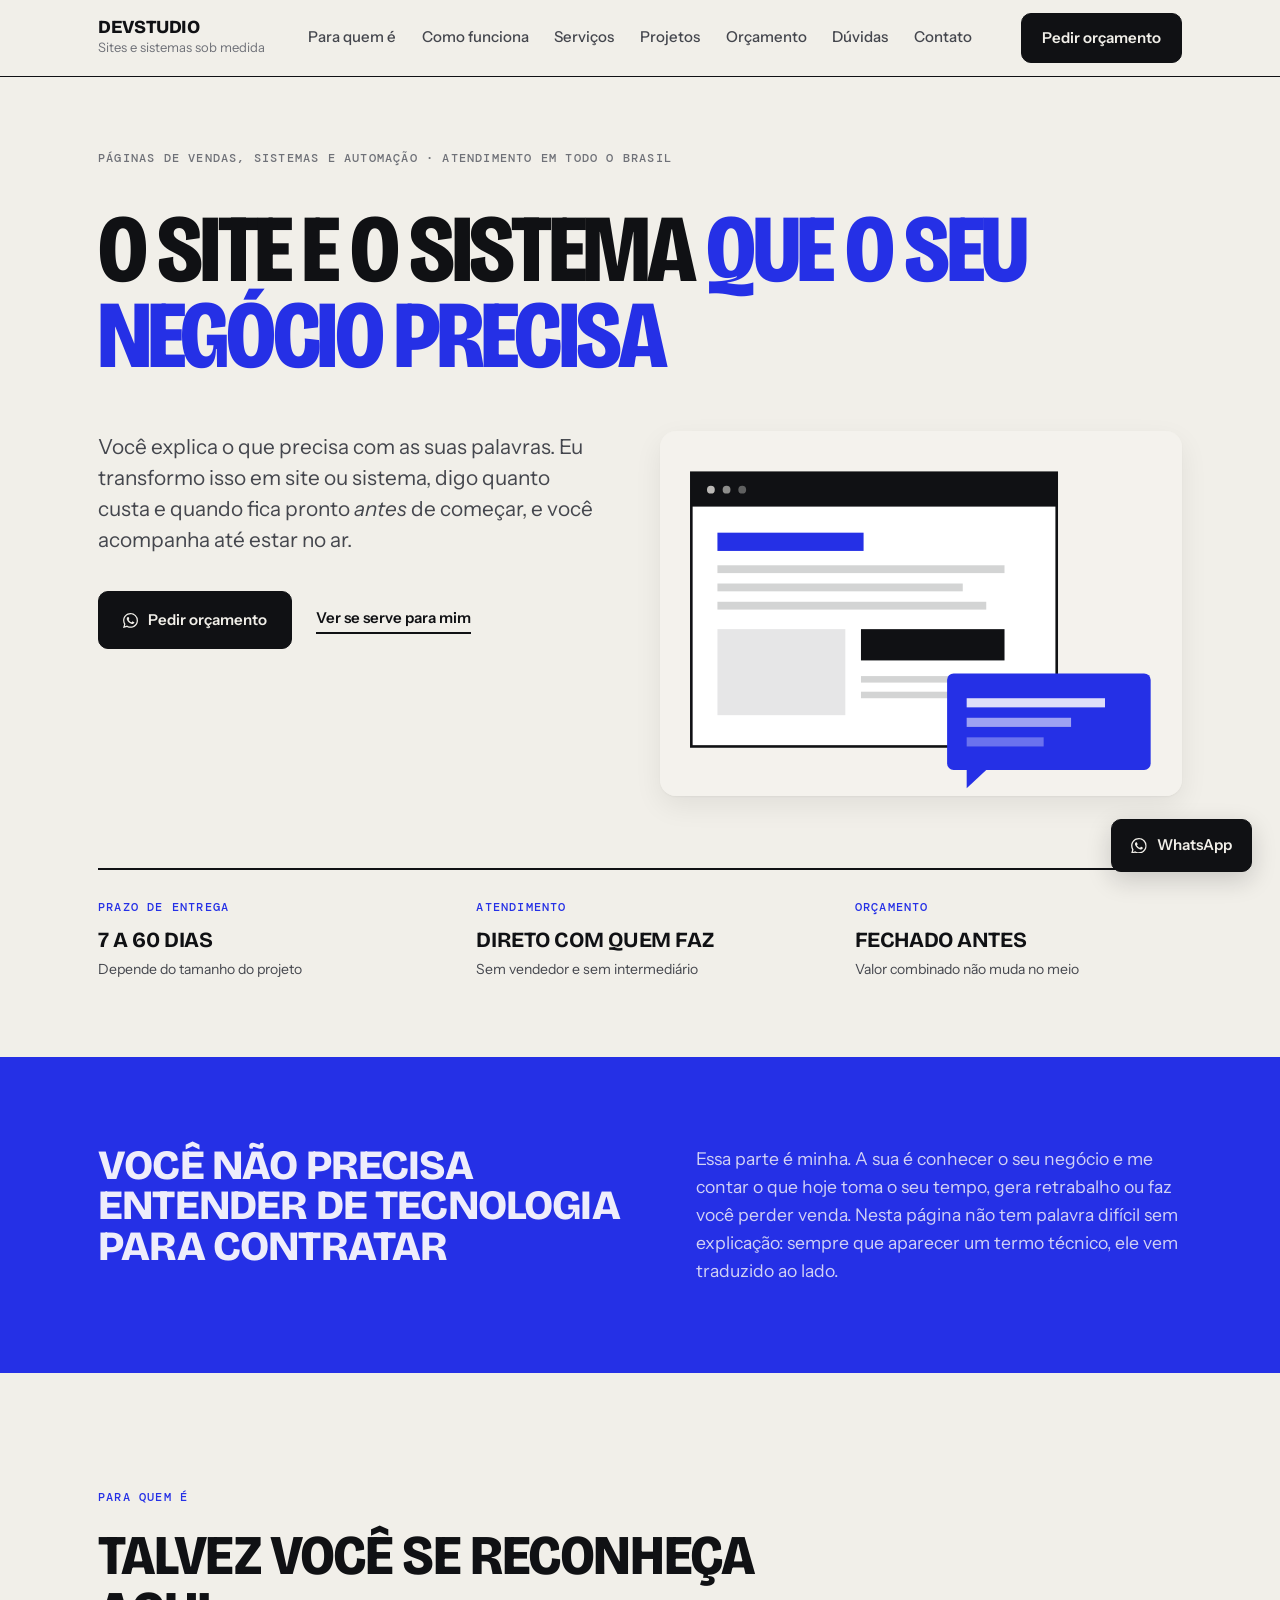
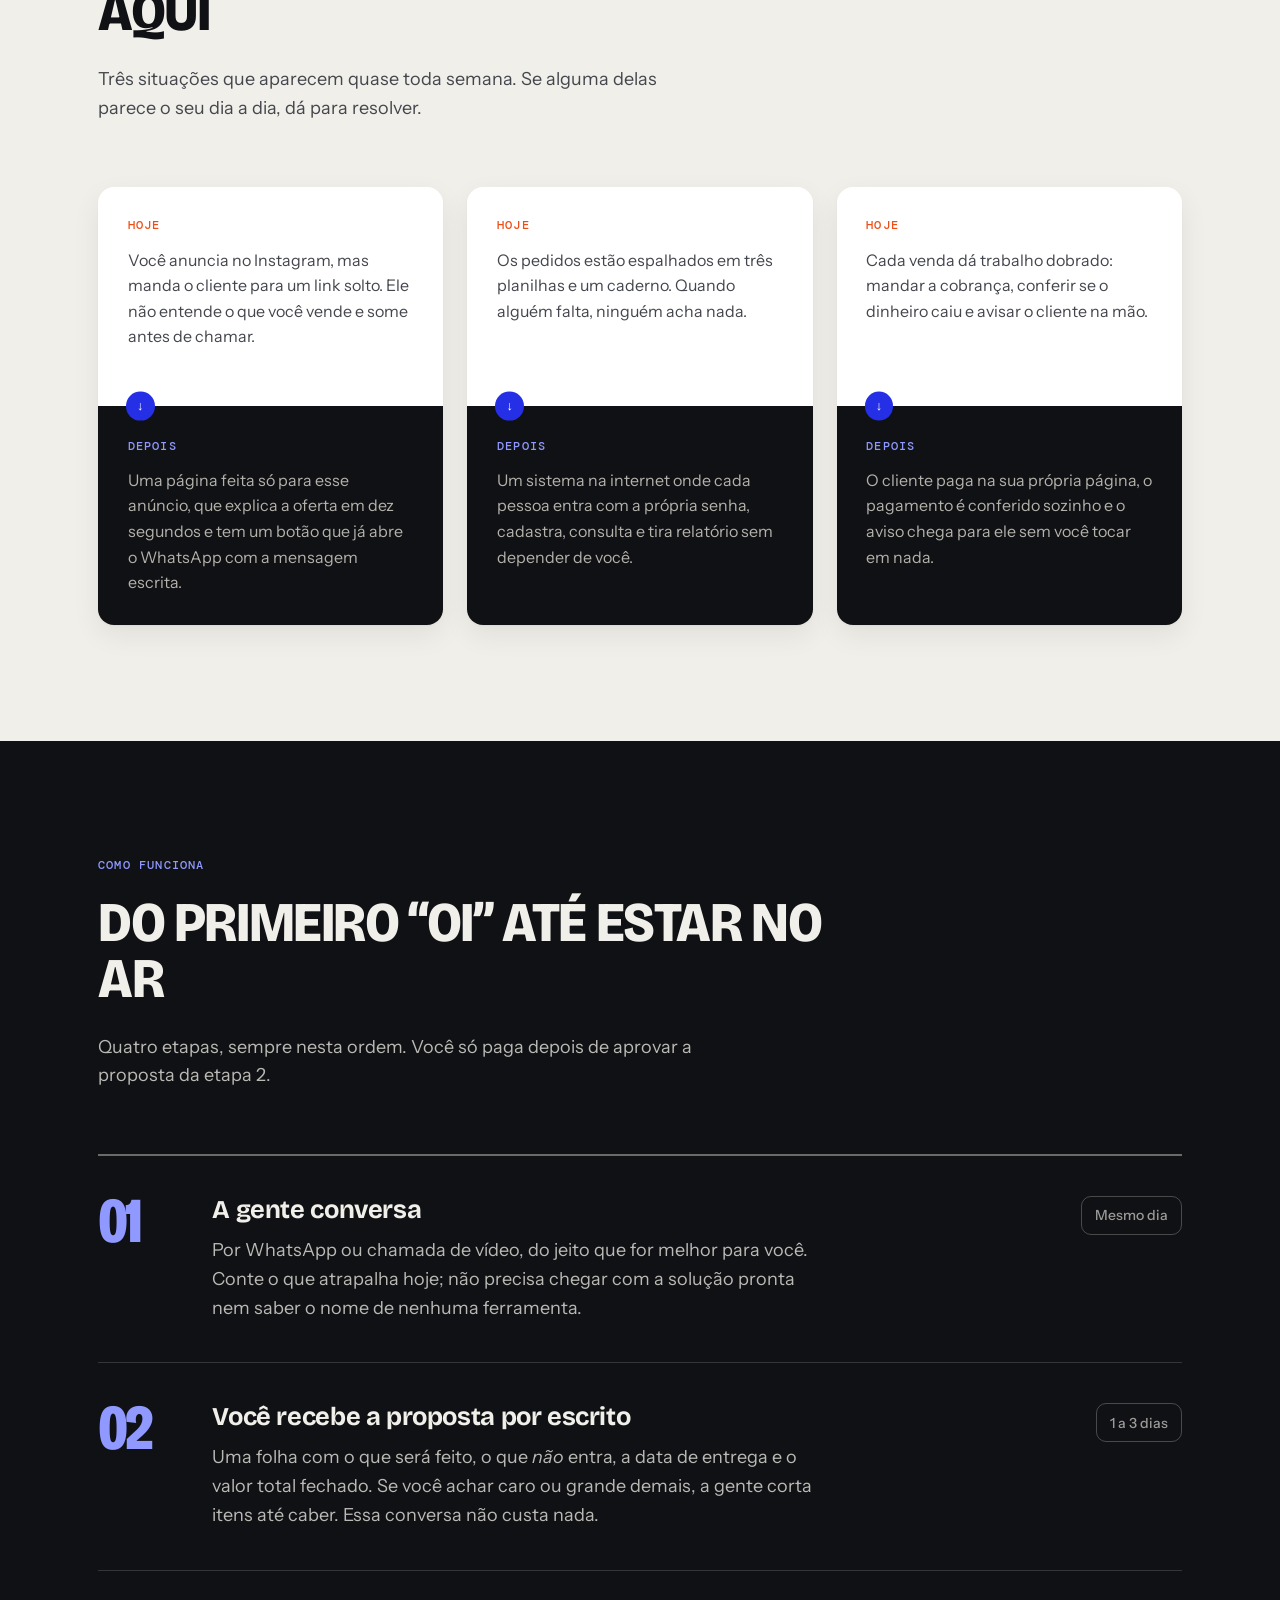
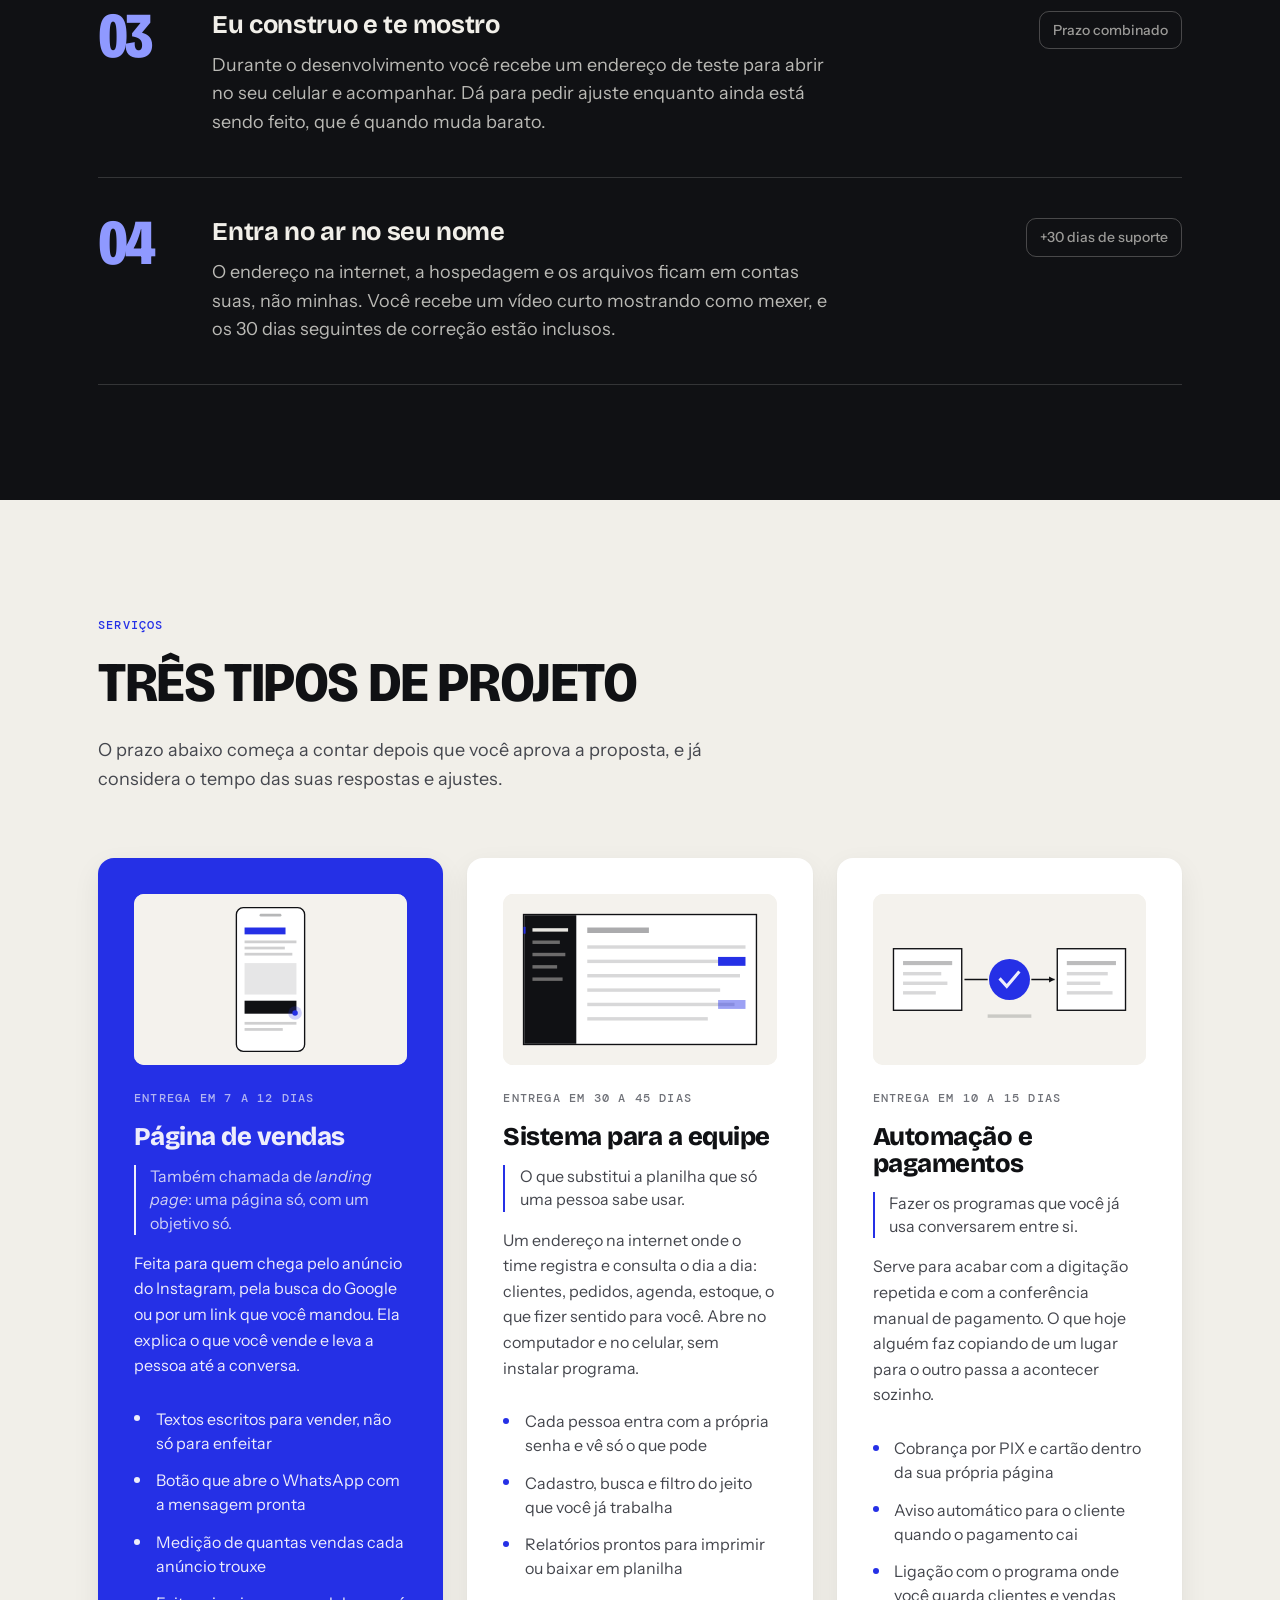
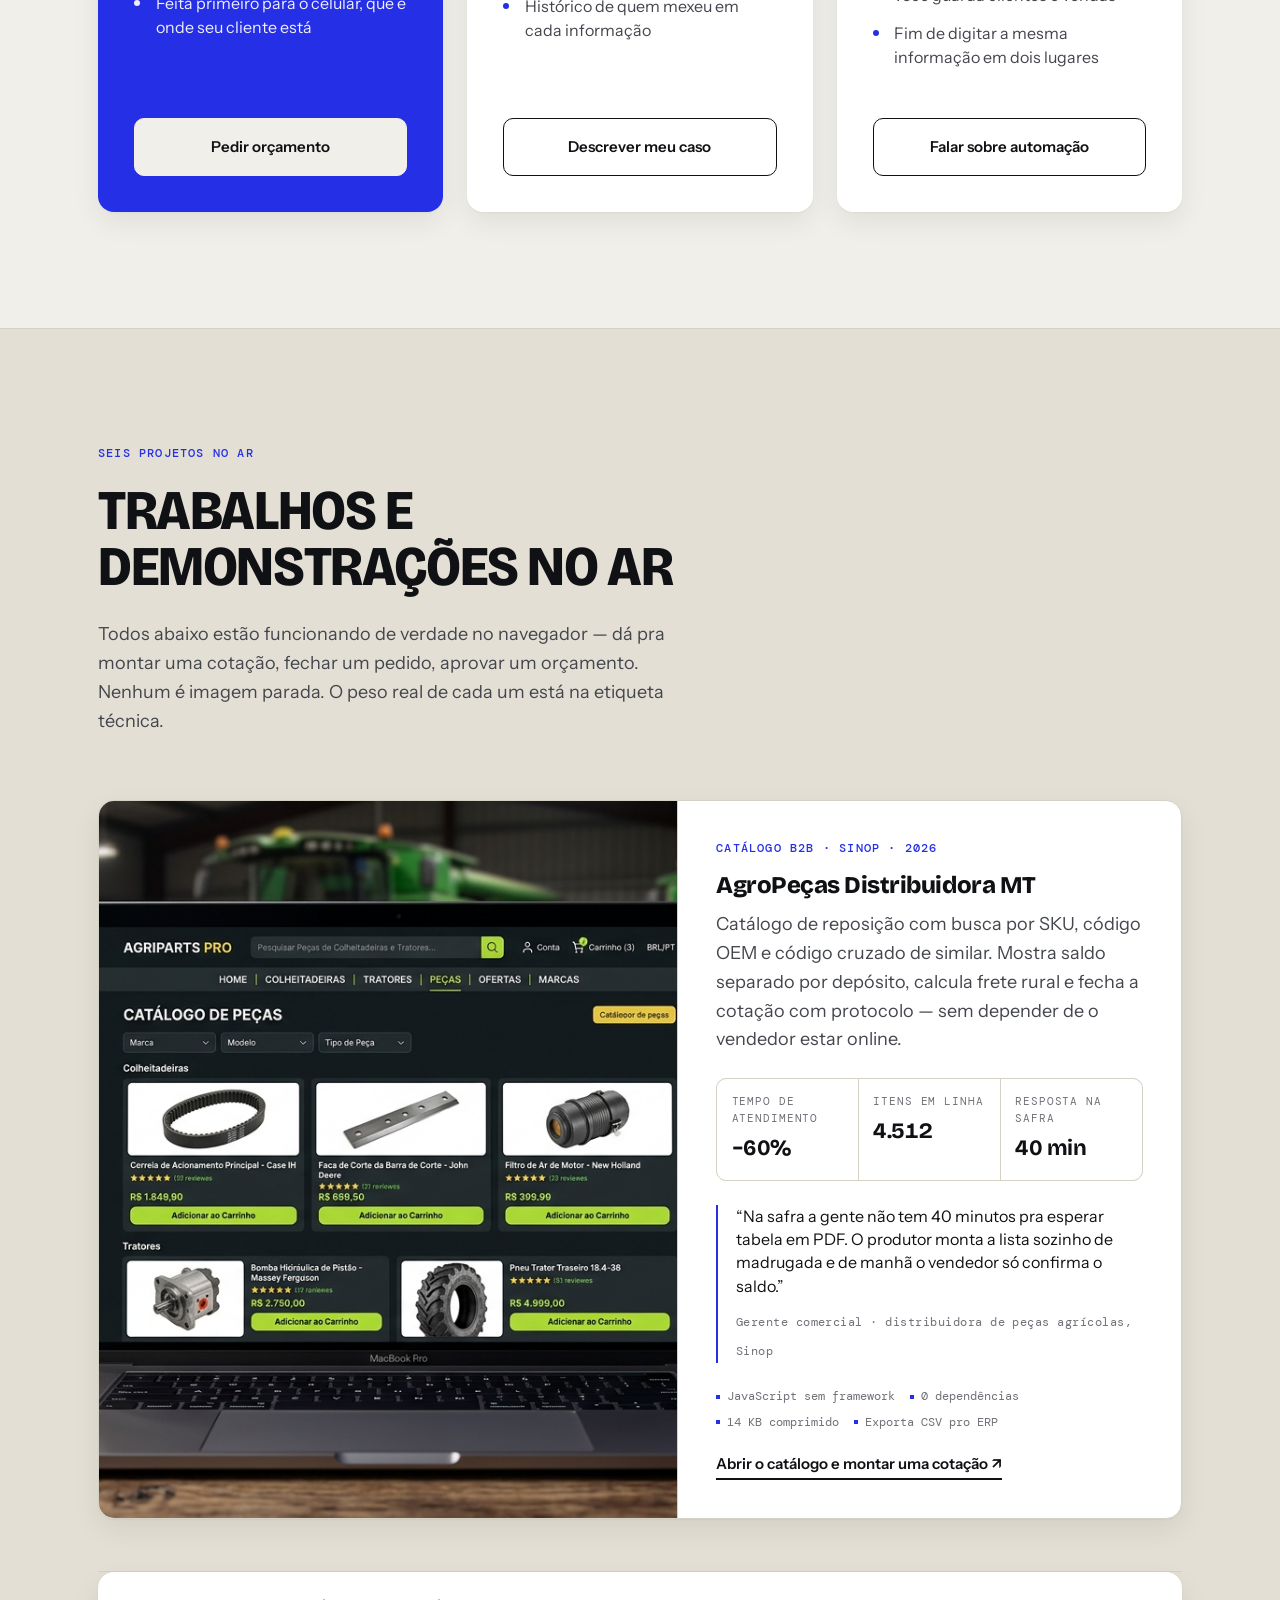
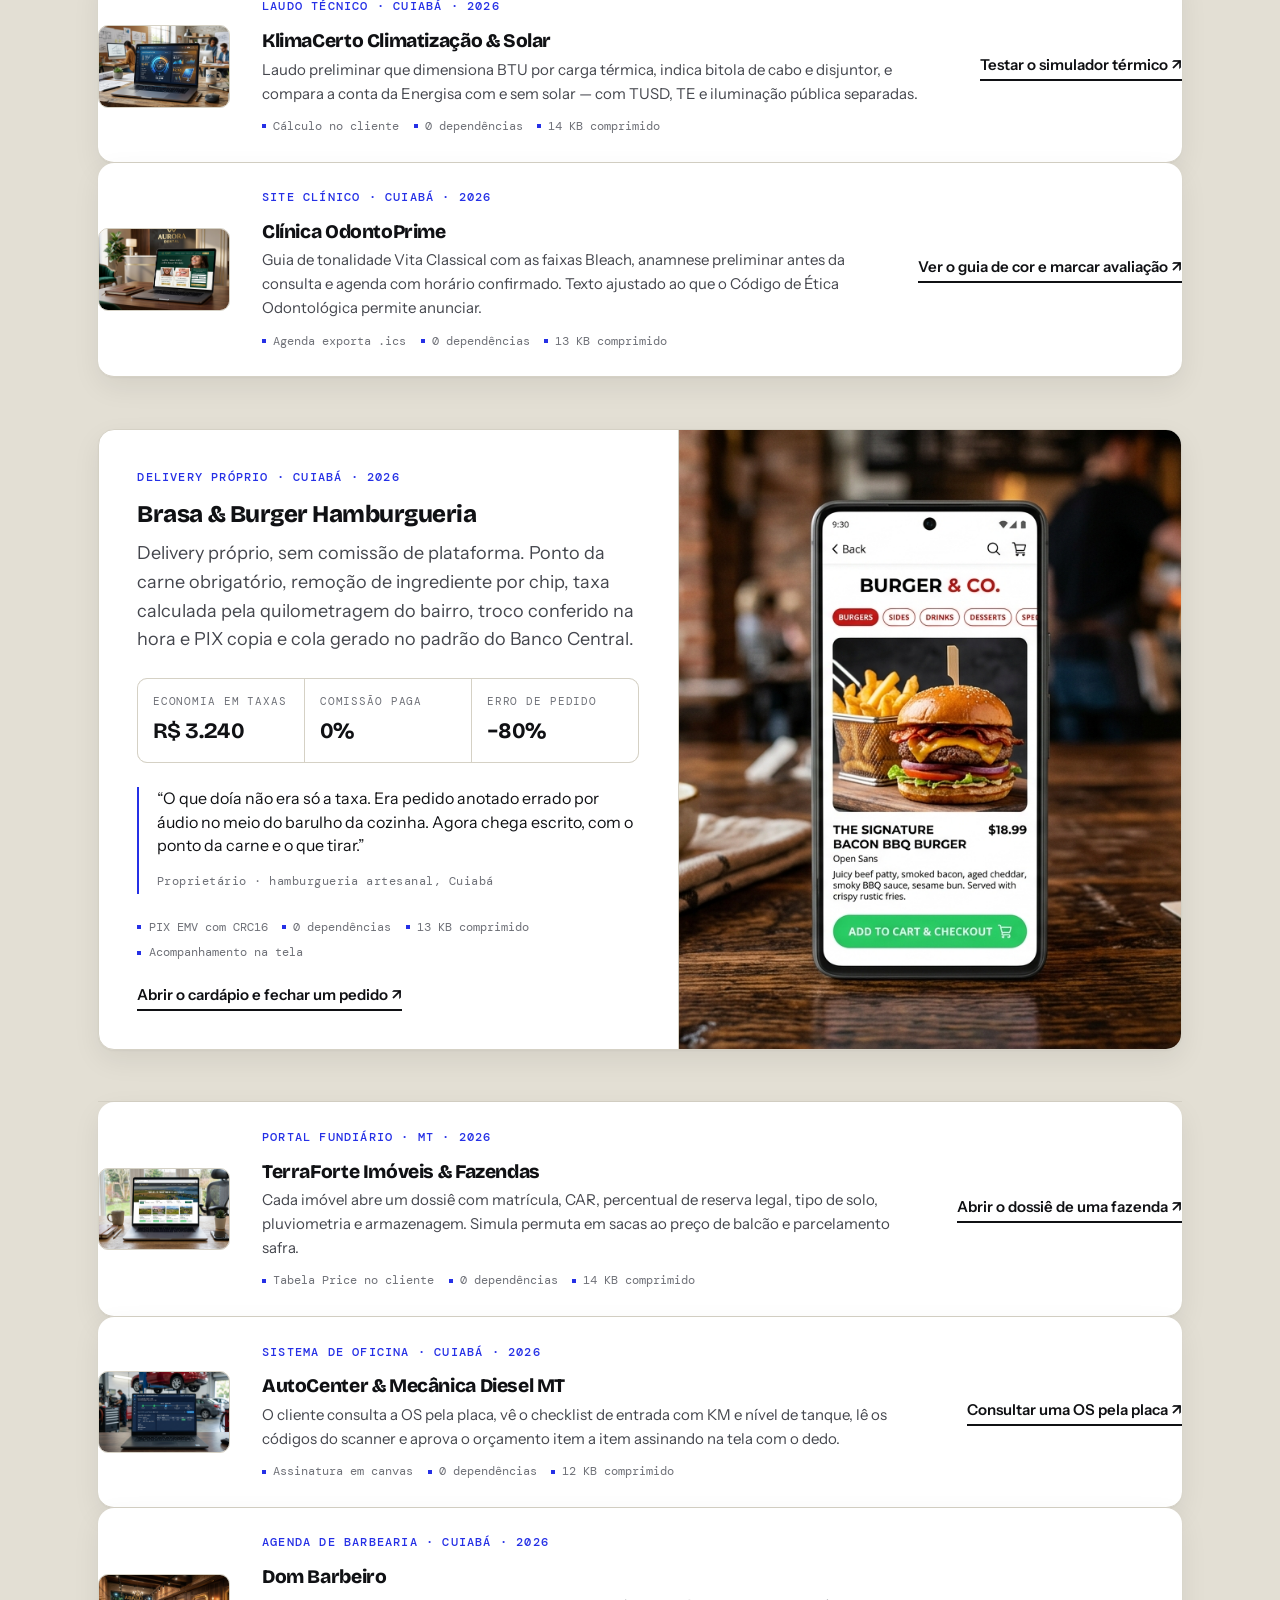
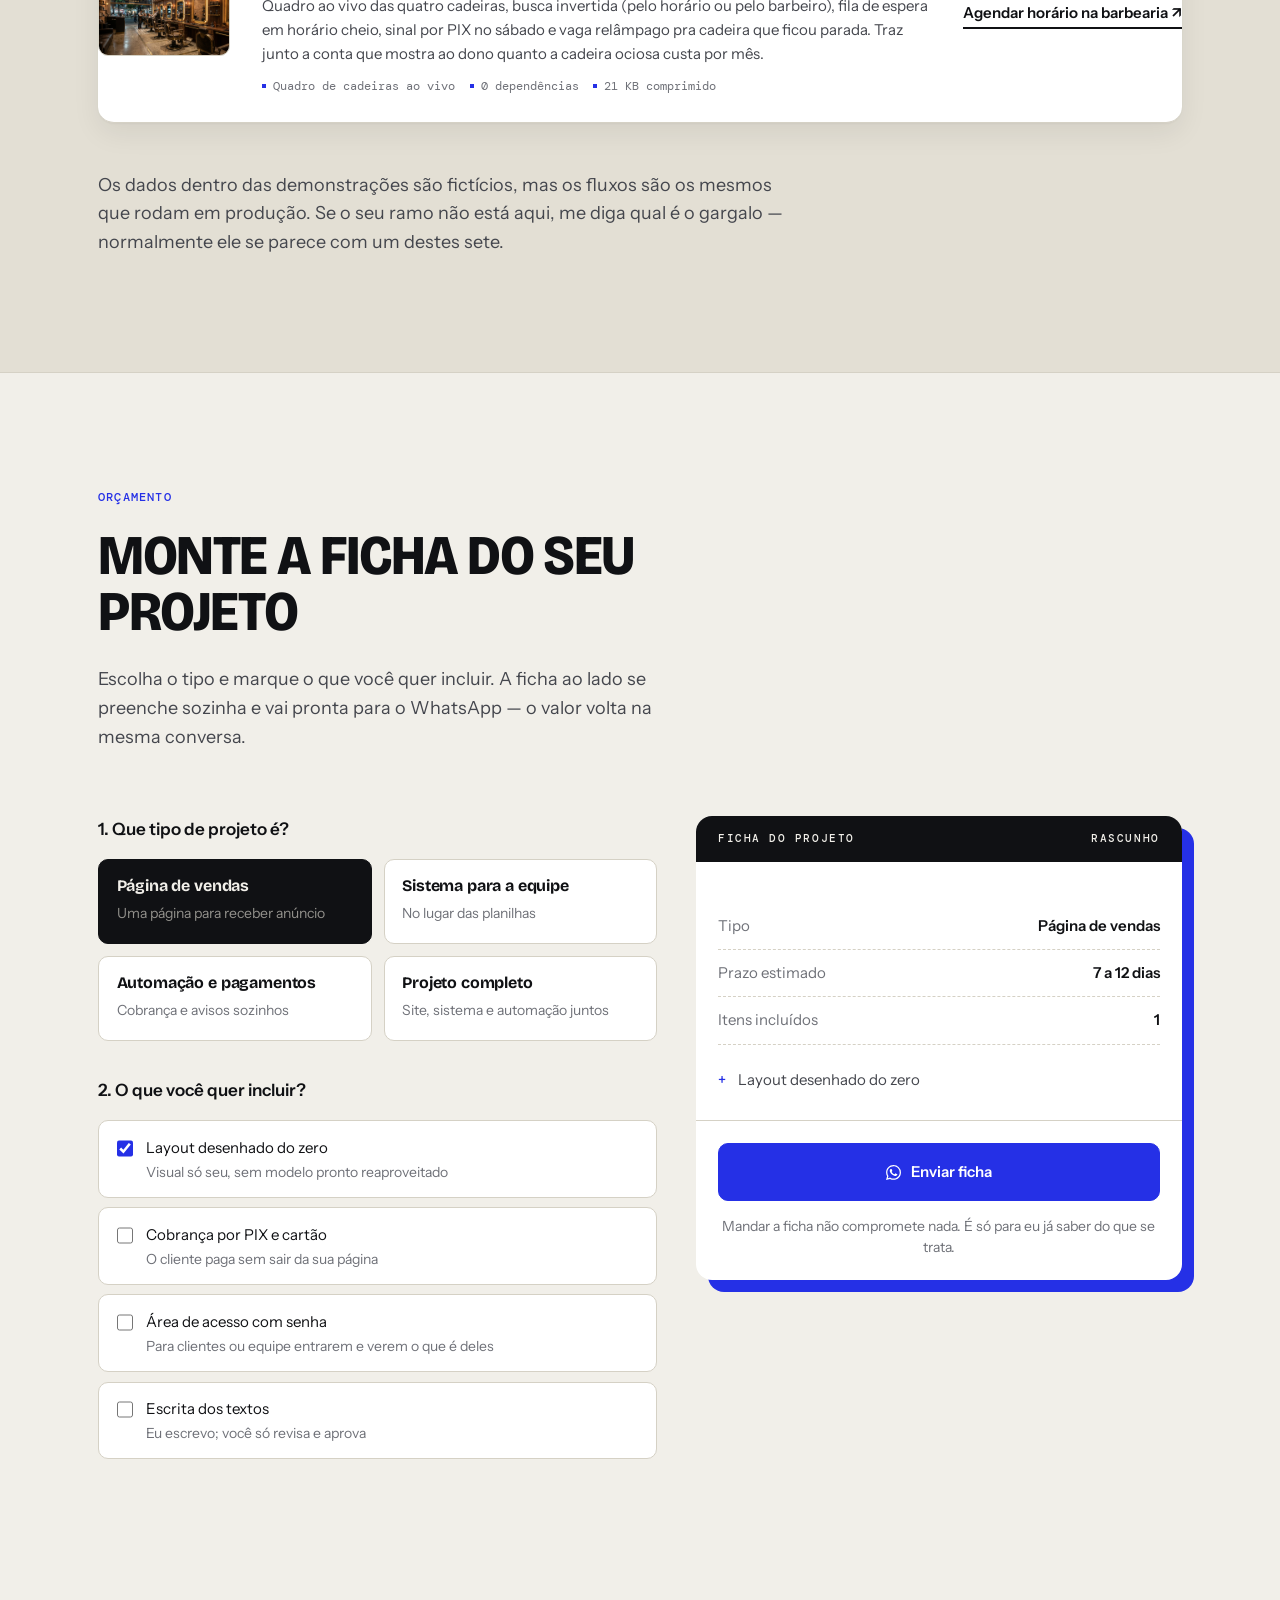
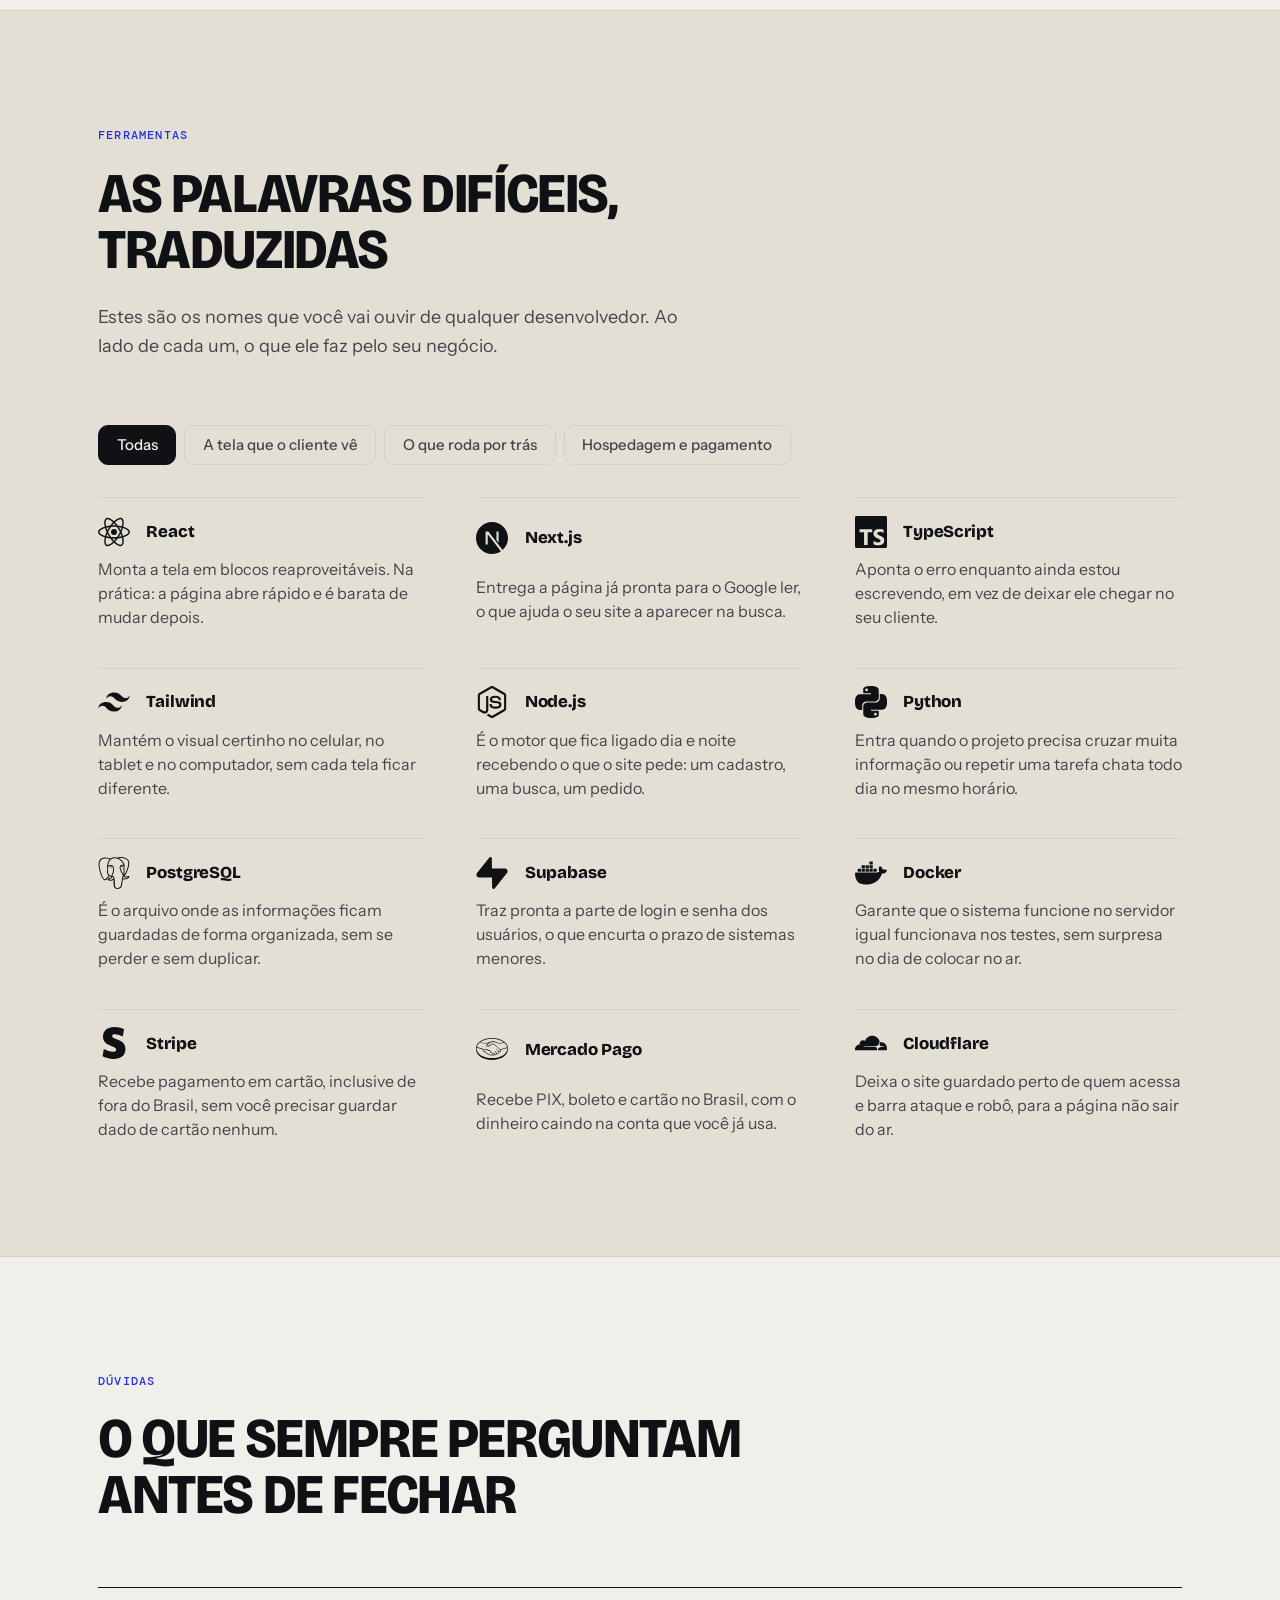
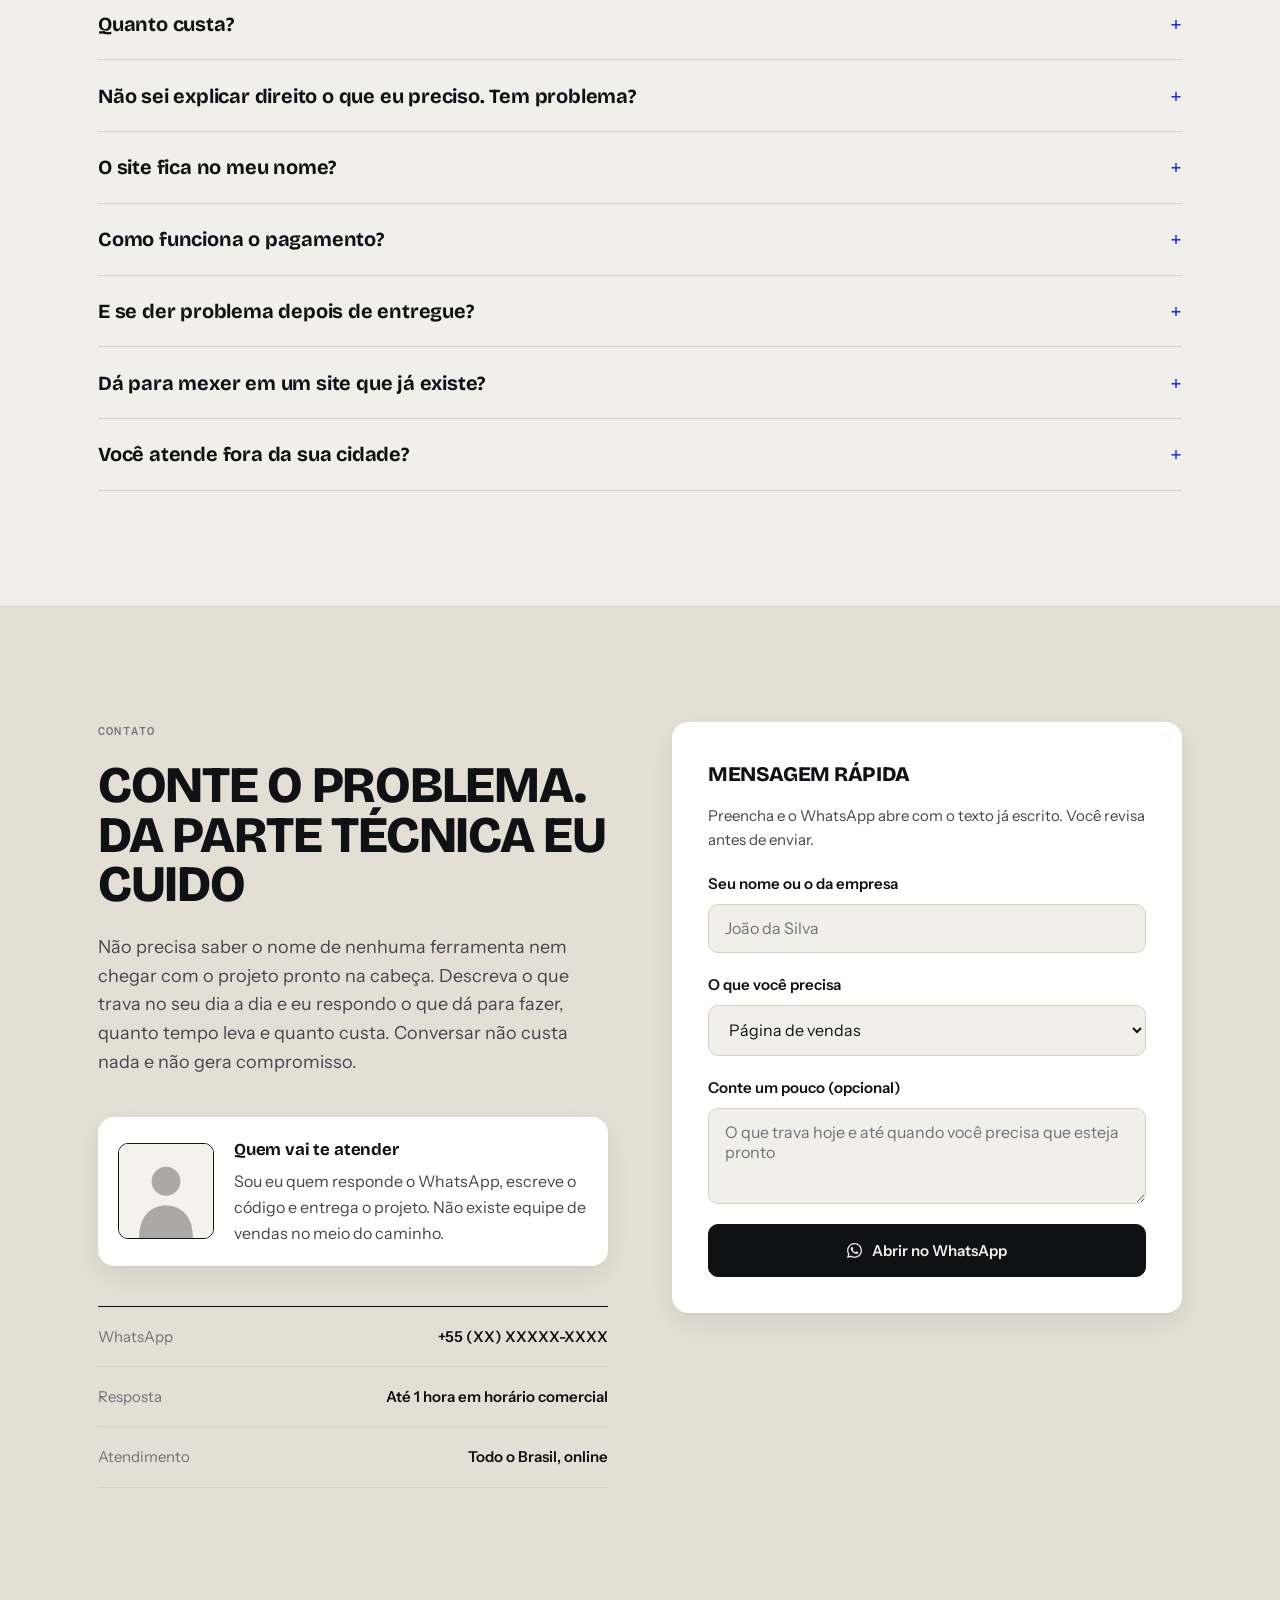
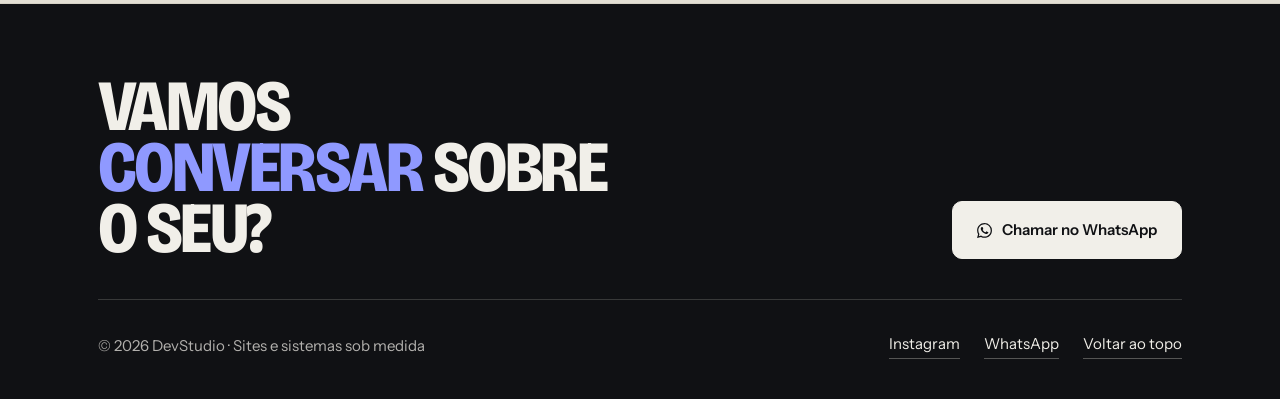
<file: index.html>
<!DOCTYPE html>
<html lang="pt-BR">

<head>
    <meta charset="UTF-8">
    <meta name="viewport" content="width=device-width, initial-scale=1.0">

    <title>DevStudio</title>
    <meta name="description"
        content="Criação de sites, páginas de vendas e sistemas sob medida para empresas de Mato Grosso e de todo o Brasil. Você recebe o valor fechado e a data de entrega antes de começar. Orçamento pelo WhatsApp.">
    <meta name="author" content="DevStudio">
    <meta name="robots" content="index, follow, max-image-preview:large, max-snippet:-1, max-video-preview:-1">
    <link rel="canonical" href="https://devstudio.theotheteo.workers.dev/">

    <!-- Sinal de região (usado principalmente pelo Bing) -->
    <meta name="geo.region" content="BR-MT">
    <meta name="geo.placename" content="Mato Grosso">

    <!-- Compartilhamento no WhatsApp, Facebook, Instagram e LinkedIn -->
    <meta property="og:type" content="website">
    <meta property="og:locale" content="pt_BR">
    <meta property="og:site_name" content="DevStudio">
    <meta property="og:title" content="Criação de Sites e Sistemas em Mato Grosso | DevStudio">
    <meta property="og:description"
        content="Páginas de vendas, sistemas para equipe e automação de cobrança. Valor fechado e data de entrega definidos antes de começar.">
    <meta property="og:url" content="https://devstudio.theotheteo.workers.dev/">
    <meta property="og:image" content="https://devstudio.theotheteo.workers.dev/img/og.png">
    <meta property="og:image:width" content="1200">
    <meta property="og:image:height" content="630">
    <meta property="og:image:alt" content="DevStudio — criação de sites e sistemas sob medida em Mato Grosso.">
    <meta name="twitter:card" content="summary_large_image">
    <meta name="twitter:title" content="Criação de Sites e Sistemas em Mato Grosso | DevStudio">
    <meta name="twitter:description"
        content="Páginas de vendas, sistemas para equipe e automação de cobrança. Valor fechado e data de entrega definidos antes de começar.">
    <meta name="twitter:image" content="https://devstudio.theotheteo.workers.dev/img/og.png">

    <link rel="icon" href="/favicon.ico" sizes="32x32">
    <link rel="icon" href="/img/icon-512.png" type="image/png" sizes="512x512">
    <link rel="apple-touch-icon" href="/img/apple-touch-icon.png">
    <link rel="manifest" href="/site.webmanifest">
    <meta name="theme-color" content="#f1efe9">

    <script>document.documentElement.classList.add('js')</script>

    <link rel="preconnect" href="https://fonts.googleapis.com">
    <link rel="preconnect" href="https://fonts.gstatic.com" crossorigin>
    <link
        href="https://fonts.googleapis.com/css2?family=Bricolage+Grotesque:opsz,wdth,wght@12..96,75..100,400..800&family=DM+Mono:wght@300;400;500&family=Instrument+Sans:wdth,wght@75..100,400..700&display=swap"
        rel="stylesheet">
    <link rel="stylesheet" href="style.css">

    <!-- ============================================================
     DADOS ESTRUTURADOS — é isto que faz o Google entender que
     você é um negócio de Mato Grosso e mostrar o bloco de
     perguntas frequentes direto no resultado da busca.
     O telefone é preenchido sozinho pelo script.js, a partir da
     constante WHATSAPP. Não precisa mexer aqui.
     ============================================================ -->
    <script type="application/ld+json">
{
  "@context": "https://schema.org",
  "@graph": [
    {
      "@type": "ProfessionalService",
      "@id": "https://devstudio.theotheteo.workers.dev/#negocio",
      "name": "DevStudio",
      "alternateName": "DevStudio — Criação de Sites e Sistemas",
      "description": "Criação de sites, páginas de vendas, sistemas sob medida e automação de cobrança para pequenas e médias empresas de Mato Grosso e de todo o Brasil.",
      "url": "https://devstudio.theotheteo.workers.dev/",
      "image": "https://devstudio.theotheteo.workers.dev/img/og.png",
      "logo": "https://devstudio.theotheteo.workers.dev/img/icon-512.png",
      "priceRange": "$$",
      "currenciesAccepted": "BRL",
      "paymentAccepted": "PIX, Cartão de crédito",
      "address": {
        "@type": "PostalAddress",
        "addressRegion": "MT",
        "addressCountry": "BR"
      },
      "areaServed": [
        { "@type": "State", "name": "Mato Grosso" },
        { "@type": "Country", "name": "Brasil" }
      ],
      "openingHoursSpecification": [
        {
          "@type": "OpeningHoursSpecification",
          "dayOfWeek": ["Monday", "Tuesday", "Wednesday", "Thursday", "Friday"],
          "opens": "08:00",
          "closes": "18:00"
        }
      ],
      "knowsLanguage": "pt-BR",
      "hasOfferCatalog": {
        "@type": "OfferCatalog",
        "name": "Serviços",
        "itemListElement": [
          {
            "@type": "Offer",
            "itemOffered": {
              "@type": "Service",
              "name": "Criação de página de vendas (landing page)",
              "description": "Página única feita para receber tráfego de anúncio ou busca e levar o visitante até a conversa no WhatsApp. Entrega em 7 a 12 dias."
            }
          },
          {
            "@type": "Offer",
            "itemOffered": {
              "@type": "Service",
              "name": "Sistema web para equipe",
              "description": "Sistema na internet com acesso por senha para cadastro, consulta e relatórios, no lugar das planilhas. Entrega em 30 a 45 dias."
            }
          },
          {
            "@type": "Offer",
            "itemOffered": {
              "@type": "Service",
              "name": "Automação e pagamentos online",
              "description": "Cobrança por PIX e cartão, confirmação automática de pagamento e integração entre os programas que a empresa já usa. Entrega em 10 a 15 dias."
            }
          }
        ]
      }
    },
    {
      "@type": "WebSite",
      "@id": "https://devstudio.theotheteo.workers.dev/#site",
      "url": "https://devstudio.theotheteo.workers.dev/",
      "name": "DevStudio",
      "inLanguage": "pt-BR",
      "publisher": { "@id": "https://devstudio.theotheteo.workers.dev/#negocio" }
    },
    {
      "@type": "WebPage",
      "@id": "https://devstudio.theotheteo.workers.dev/#pagina",
      "url": "https://devstudio.theotheteo.workers.dev/",
      "name": "Criação de Sites em Mato Grosso | Sites e Sistemas — DevStudio",
      "description": "Criação de sites, páginas de vendas e sistemas sob medida para empresas de Mato Grosso e de todo o Brasil.",
      "isPartOf": { "@id": "https://devstudio.theotheteo.workers.dev/#site" },
      "about": { "@id": "https://devstudio.theotheteo.workers.dev/#negocio" },
      "inLanguage": "pt-BR"
    },
    {
      "@type": "FAQPage",
      "@id": "https://devstudio.theotheteo.workers.dev/#duvidas",
      "isPartOf": { "@id": "https://devstudio.theotheteo.workers.dev/#site" },
      "mainEntity": [
        {
          "@type": "Question",
          "name": "Quanto custa?",
          "acceptedAnswer": {
            "@type": "Answer",
            "text": "Depende do tamanho. Uma página de vendas é o projeto mais barato porque é uma página só; um sistema para equipe custa mais porque leva mais semanas de trabalho. Monte a ficha aqui em cima e mande no WhatsApp: você recebe o valor fechado na mesma conversa, sem precisar preencher cadastro."
          }
        },
        {
          "@type": "Question",
          "name": "Não sei explicar direito o que eu preciso. Tem problema?",
          "acceptedAnswer": {
            "@type": "Answer",
            "text": "Não, e é assim que a maioria chega. Você conta o que dá trabalho hoje e eu proponho o caminho, com as opções que existem e o que muda de preço entre elas. Se no fim não fizer sentido para você, não custou nada."
          }
        },
        {
          "@type": "Question",
          "name": "O site fica no meu nome?",
          "acceptedAnswer": {
            "@type": "Answer",
            "text": "Fica. O endereço na internet, a hospedagem e os arquivos ficam em contas abertas no seu nome ou no da sua empresa. Se um dia você quiser trocar de profissional, é só passar o acesso — não existe travamento nem plataforma que só eu consiga mexer."
          }
        },
        {
          "@type": "Question",
          "name": "Como funciona o pagamento?",
          "acceptedAnswer": {
            "@type": "Answer",
            "text": "Metade para começar e metade na entrega, por PIX ou cartão. Projetos mais longos podem ser divididos em mais parcelas, combinadas antes de assinar. O valor fechado na proposta é o valor final: se eu errei a estimativa, o prejuízo é meu."
          }
        },
        {
          "@type": "Question",
          "name": "E se der problema depois de entregue?",
          "acceptedAnswer": {
            "@type": "Answer",
            "text": "Erro em algo que estava na proposta eu corrijo sem cobrar, e os 30 dias após a entrega já contam com isso. Passado esse período, dá para contratar manutenção mensal ou me chamar só quando precisar — sem contrato de fidelidade."
          }
        },
        {
          "@type": "Question",
          "name": "Dá para mexer em um site que já existe?",
          "acceptedAnswer": {
            "@type": "Answer",
            "text": "Na maioria das vezes sim. Mande o endereço no WhatsApp que eu abro, olho como foi feito e digo com sinceridade se compensa ajustar o que existe ou refazer do zero — inclusive quando refazer for a opção mais cara."
          }
        },
        {
          "@type": "Question",
          "name": "Você atende fora da sua cidade?",
          "acceptedAnswer": {
            "@type": "Answer",
            "text": "Atendo o Brasil inteiro. Todo o processo funciona por WhatsApp e chamada de vídeo, e a entrega é online. Nunca precisei estar na mesma cidade do cliente para entregar um projeto."
          }
        }
      ]
    }
  ]
}
</script>

    <!-- ============================================================
     MEDIÇÃO — deixe os códigos vazios enquanto não criar as
     contas. Nada quebra: o site simplesmente não envia dados.
     Instruções em ETAPA-2-TRAFEGO-PAGO.md
     ============================================================ -->
    <script>
        window.MEDICAO = {
            ga4: "",        // ex.: "G-XXXXXXXXXX"  (Google Analytics 4)
            ads: "",        // ex.: "AW-123456789"  (Google Ads)
            adsLabel: ""    // ex.: "AbC-D_efG"     (rótulo da conversão "Clique no WhatsApp")
        };
    </script>
</head>

<body>

    <a class="skip" href="#conteudo">Pular para o conteúdo</a>

    <svg width="0" height="0" style="position:absolute" aria-hidden="true" focusable="false">
        <symbol id="i-wa" viewBox="0 0 24 24">
            <path
                d="M17.472 14.382c-.297-.149-1.758-.867-2.03-.967-.273-.099-.471-.148-.67.15-.197.297-.767.966-.94 1.164-.173.199-.347.223-.644.075-.297-.15-1.255-.463-2.39-1.475-.883-.788-1.48-1.761-1.653-2.059-.173-.297-.018-.458.13-.606.134-.133.298-.347.446-.52.149-.174.198-.298.298-.497.099-.198.05-.371-.025-.52-.075-.149-.669-1.612-.916-2.207-.242-.579-.487-.5-.669-.51-.173-.008-.371-.01-.57-.01-.198 0-.52.074-.792.372-.272.297-1.04 1.016-1.04 2.479 0 1.462 1.065 2.875 1.213 3.074.149.198 2.096 3.2 5.077 4.487.709.306 1.262.489 1.694.625.712.227 1.36.195 1.871.118.571-.085 1.758-.719 2.006-1.413.248-.694.248-1.289.173-1.413-.074-.124-.272-.198-.57-.347m-5.421 7.403h-.004a9.87 9.87 0 0 1-5.031-1.378l-.361-.214-3.741.982.998-3.648-.235-.374a9.86 9.86 0 0 1-1.51-5.26c.001-5.45 4.436-9.884 9.888-9.884 2.64 0 5.122 1.03 6.988 2.898a9.825 9.825 0 0 1 2.893 6.994c-.003 5.45-4.437 9.884-9.885 9.884m8.413-18.297A11.815 11.815 0 0 0 12.05 0C5.495 0 .16 5.335.157 11.892c0 2.096.547 4.142 1.588 5.945L.057 24l6.305-1.654a11.882 11.882 0 0 0 5.683 1.448h.005c6.554 0 11.89-5.335 11.893-11.893a11.821 11.821 0 0 0-3.48-8.413Z" />
        </symbol>
    </svg>

    <header class="site-header" id="site-header">
        <div class="wrap header-bar">
            <a class="wordmark" href="/">
                <b>DevStudio</b>
                <span>Sites e sistemas sob medida</span>
            </a>

            <nav class="nav" aria-label="Principal">
                <a href="#situacoes">Para quem é</a>
                <a href="#passos">Como funciona</a>
                <a href="#servicos">Serviços</a>
                <a href="#projetos">Projetos</a>
                <a href="#orcamento">Orçamento</a>
                <a href="#duvidas">Dúvidas</a>
                <a href="#contato">Contato</a>
            </nav>

            <a class="btn btn--solid header-cta" data-wa="Olá! Vim pelo site e queria pedir um orçamento.">Pedir
                orçamento</a>

            <button class="menu-toggle" id="menu-toggle" aria-expanded="false" aria-controls="mobile-nav">Menu</button>
        </div>

        <nav class="mobile-nav" id="mobile-nav" aria-label="Principal (celular)">
            <a href="#situacoes">Para quem é</a>
            <a href="#passos">Como funciona</a>
            <a href="#servicos">Serviços</a>
            <a href="#projetos">Projetos</a>
            <a href="#orcamento">Orçamento</a>
            <a href="#duvidas">Dúvidas</a>
            <a href="#contato">Contato</a>
            <a class="btn btn--solid btn--wide" data-wa="Olá! Vim pelo site e queria pedir um orçamento.">
                <svg class="ico">
                    <use href="#i-wa"></use>
                </svg>
                Falar no WhatsApp
            </a>
        </nav>
    </header>

    <main id="conteudo">

        <!-- Hero -->
        <section class="wrap hero">
            <p class="label">Páginas de vendas, sistemas e automação · Atendimento em todo o Brasil</p>

            <h1 class="nameplate">O site e o sistema <span class="blue-text">que o seu negócio precisa</span></h1>

            <div class="hero-grid">
                <div>
                    <p class="hero-lede">
                        Você explica o que precisa com as suas palavras. Eu transformo isso em site ou sistema,
                        digo quanto custa e quando fica pronto <em>antes</em> de começar, e você acompanha até estar no
                        ar.
                    </p>

                    <div class="hero-actions">
                        <a class="btn btn--solid" data-wa="Olá! Vim pelo site e queria começar um projeto.">
                            <svg class="ico">
                                <use href="#i-wa"></use>
                            </svg>
                            Pedir orçamento
                        </a>
                        <a class="link-under" href="#situacoes">Ver se serve para mim</a>
                    </div>
                </div>

                <figure class="hero-figure">
                    <img src="img/hero.svg" width="800" height="560"
                        alt="Uma página de vendas aberta no navegador, com a mensagem do cliente chegando no WhatsApp ao lado.">
                </figure>
            </div>

            <div class="spec">
                <div>
                    <p class="label">Prazo de entrega</p>
                    <b>7 a 60 dias</b>
                    <small>Depende do tamanho do projeto</small>
                </div>
                <div>
                    <p class="label">Atendimento</p>
                    <b>Direto com quem faz</b>
                    <small>Sem vendedor e sem intermediário</small>
                </div>
                <div>
                    <p class="label">Orçamento</p>
                    <b>Fechado antes</b>
                    <small>Valor combinado não muda no meio</small>
                </div>
            </div>
        </section>

        <!-- Declaração -->
        <section class="statement">
            <div class="wrap statement-inner">
                <h2 class="statement-title reveal">Você não precisa entender de tecnologia para contratar</h2>
                <p class="reveal">
                    Essa parte é minha. A sua é conhecer o seu negócio e me contar o que hoje toma o seu tempo,
                    gera retrabalho ou faz você perder venda. Nesta página não tem palavra difícil sem explicação:
                    sempre que aparecer um termo técnico, ele vem traduzido ao lado.
                </p>
            </div>
        </section>

        <!-- Situações -->
        <section class="section" id="situacoes">
            <div class="wrap">
                <div class="section-head reveal">
                    <p class="label">Para quem é</p>
                    <h2 class="section-title">Talvez você se reconheça aqui</h2>
                    <p>Três situações que aparecem quase toda semana. Se alguma delas parece o seu dia a dia, dá para
                        resolver.</p>
                </div>

                <div class="cases">
                    <article class="case reveal">
                        <div class="case-side">
                            <p class="label">Hoje</p>
                            <p>Você anuncia no Instagram, mas manda o cliente para um link solto. Ele não entende o que
                                você vende e some antes de chamar.</p>
                        </div>
                        <div class="case-side case-side--after">
                            <p class="label">Depois</p>
                            <p>Uma página feita só para esse anúncio, que explica a oferta em dez segundos e tem um
                                botão que já abre o WhatsApp com a mensagem escrita.</p>
                        </div>
                    </article>

                    <article class="case reveal">
                        <div class="case-side">
                            <p class="label">Hoje</p>
                            <p>Os pedidos estão espalhados em três planilhas e um caderno. Quando alguém falta, ninguém
                                acha nada.</p>
                        </div>
                        <div class="case-side case-side--after">
                            <p class="label">Depois</p>
                            <p>Um sistema na internet onde cada pessoa entra com a própria senha, cadastra, consulta e
                                tira relatório sem depender de você.</p>
                        </div>
                    </article>

                    <article class="case reveal">
                        <div class="case-side">
                            <p class="label">Hoje</p>
                            <p>Cada venda dá trabalho dobrado: mandar a cobrança, conferir se o dinheiro caiu e avisar o
                                cliente na mão.</p>
                        </div>
                        <div class="case-side case-side--after">
                            <p class="label">Depois</p>
                            <p>O cliente paga na sua própria página, o pagamento é conferido sozinho e o aviso chega
                                para ele sem você tocar em nada.</p>
                        </div>
                    </article>
                </div>
            </div>
        </section>

        <!-- Como funciona -->
        <section class="section section--dark" id="passos">
            <div class="wrap">
                <div class="section-head reveal">
                    <p class="label">Como funciona</p>
                    <h2 class="section-title">Do primeiro “oi” até estar no ar</h2>
                    <p>Quatro etapas, sempre nesta ordem. Você só paga depois de aprovar a proposta da etapa 2.</p>
                </div>

                <ol class="steps">
                    <li class="step reveal">
                        <span class="step-n">01</span>
                        <div class="step-body">
                            <h3>A gente conversa</h3>
                            <p>Por WhatsApp ou chamada de vídeo, do jeito que for melhor para você. Conte o que
                                atrapalha hoje; não precisa chegar com a solução pronta nem saber o nome de nenhuma
                                ferramenta.</p>
                        </div>
                        <span class="step-when">Mesmo dia</span>
                    </li>

                    <li class="step reveal">
                        <span class="step-n">02</span>
                        <div class="step-body">
                            <h3>Você recebe a proposta por escrito</h3>
                            <p>Uma folha com o que será feito, o que <em>não</em> entra, a data de entrega e o valor
                                total fechado. Se você achar caro ou grande demais, a gente corta itens até caber. Essa
                                conversa não custa nada.</p>
                        </div>
                        <span class="step-when">1 a 3 dias</span>
                    </li>

                    <li class="step reveal">
                        <span class="step-n">03</span>
                        <div class="step-body">
                            <h3>Eu construo e te mostro</h3>
                            <p>Durante o desenvolvimento você recebe um endereço de teste para abrir no seu celular e
                                acompanhar. Dá para pedir ajuste enquanto ainda está sendo feito, que é quando muda
                                barato.</p>
                        </div>
                        <span class="step-when">Prazo combinado</span>
                    </li>

                    <li class="step reveal">
                        <span class="step-n">04</span>
                        <div class="step-body">
                            <h3>Entra no ar no seu nome</h3>
                            <p>O endereço na internet, a hospedagem e os arquivos ficam em contas suas, não minhas. Você
                                recebe um vídeo curto mostrando como mexer, e os 30 dias seguintes de correção estão
                                inclusos.</p>
                        </div>
                        <span class="step-when">+30 dias de suporte</span>
                    </li>
                </ol>
            </div>
        </section>

        <!-- Serviços -->
        <section class="section" id="servicos">
            <div class="wrap">
                <div class="section-head reveal">
                    <p class="label">Serviços</p>
                    <h2 class="section-title">Três tipos de projeto</h2>
                    <p>O prazo abaixo começa a contar depois que você aprova a proposta, e já considera o tempo das suas
                        respostas e ajustes.</p>
                </div>

                <div class="services">
                    <article class="panel panel--blue reveal">
                        <figure class="panel-figure">
                            <img src="img/servico-1.svg" width="800" height="500" loading="lazy"
                                alt="Página de vendas aberta em um celular, com o botão de contato em destaque.">
                        </figure>
                        <p class="label">Entrega em 7 a 12 dias</p>
                        <h3>Página de vendas</h3>
                        <p class="panel-gloss">Também chamada de <em>landing page</em>: uma página só, com um objetivo
                            só.</p>
                        <p class="panel-desc">Feita para quem chega pelo anúncio do Instagram, pela busca do Google ou
                            por um link que você mandou. Ela explica o que você vende e leva a pessoa até a conversa.
                        </p>
                        <ul class="panel-list">
                            <li>Textos escritos para vender, não só para enfeitar</li>
                            <li>Botão que abre o WhatsApp com a mensagem pronta</li>
                            <li>Medição de quantas vendas cada anúncio trouxe</li>
                            <li>Feita primeiro para o celular, que é onde seu cliente está</li>
                        </ul>
                        <a class="btn btn--paper" data-wa="Olá! Queria um orçamento de página de vendas.">Pedir
                            orçamento</a>
                    </article>

                    <article class="panel reveal">
                        <figure class="panel-figure">
                            <img src="img/servico-2.svg" width="800" height="500" loading="lazy"
                                alt="Tela de um sistema com menu lateral e uma lista de registros da equipe.">
                        </figure>
                        <p class="label">Entrega em 30 a 45 dias</p>
                        <h3>Sistema para a equipe</h3>
                        <p class="panel-gloss">O que substitui a planilha que só uma pessoa sabe usar.</p>
                        <p class="panel-desc">Um endereço na internet onde o time registra e consulta o dia a dia:
                            clientes, pedidos, agenda, estoque, o que fizer sentido para você. Abre no computador e no
                            celular, sem instalar programa.</p>
                        <ul class="panel-list">
                            <li>Cada pessoa entra com a própria senha e vê só o que pode</li>
                            <li>Cadastro, busca e filtro do jeito que você já trabalha</li>
                            <li>Relatórios prontos para imprimir ou baixar em planilha</li>
                            <li>Histórico de quem mexeu em cada informação</li>
                        </ul>
                        <a class="btn" data-wa="Olá! Preciso de um sistema para a minha equipe.">Descrever meu caso</a>
                    </article>

                    <article class="panel reveal">
                        <figure class="panel-figure">
                            <img src="img/servico-3.svg" width="800" height="500" loading="lazy"
                                alt="Dois programas ligados por uma seta, com a confirmação do pagamento acontecendo sozinha no meio.">
                        </figure>
                        <p class="label">Entrega em 10 a 15 dias</p>
                        <h3>Automação e pagamentos</h3>
                        <p class="panel-gloss">Fazer os programas que você já usa conversarem entre si.</p>
                        <p class="panel-desc">Serve para acabar com a digitação repetida e com a conferência manual de
                            pagamento. O que hoje alguém faz copiando de um lugar para o outro passa a acontecer
                            sozinho.</p>
                        <ul class="panel-list">
                            <li>Cobrança por PIX e cartão dentro da sua própria página</li>
                            <li>Aviso automático para o cliente quando o pagamento cai</li>
                            <li>Ligação com o programa onde você guarda clientes e vendas</li>
                            <li>Fim de digitar a mesma informação em dois lugares</li>
                        </ul>
                        <a class="btn" data-wa="Olá! Queria falar sobre automação ou pagamentos.">Falar sobre
                            automação</a>
                    </article>
                </div>
            </div>
        </section>

        <!-- Projetos feitos

         A seção alterna dois formatos, de proposito:
           .work--lead  -> case em destaque. Leva print grande, 3 metricas e uma fala do cliente.
           .work--row   -> case compacto, em linha. So print pequeno, texto curto e etiqueta tecnica.
         O padrao e 1 destaque seguido de 2 compactos. Nao deixe seis destaques.

         PARA ADICIONAR UM PROJETO: copie o bloco inteiro do formato que quiser e troque:
           1. src da imagem   -> o print em img/projetos/ (proporcao 16:10)
           2. alt da imagem   -> descreva o print em uma frase
           3. p.label         -> tipo de projeto · cidade · ano
           4. h3              -> nome do cliente ou do projeto
           5. p.work-desc     -> o gargalo do cliente e o que passou a acontecer
           6. ul.work-tech    -> etiqueta tecnica honesta. Meça o peso de verdade:
                                 gzip -c demos/arquivo.html | wc -c
           7. o texto do link -> a acao concreta ("Abrir o catalogo e montar uma cotacao"),
                                 nunca "Ver demonstracao"
         So no .work--lead: dl.work-metrics (3 numeros) e blockquote.work-quote.
         Na citacao, atribua por cargo e segmento, nao por nome de pessoa.
         Se o projeto nao esta no ar, apague a linha do <a>.
    -->
        <section class="section section--band" id="projetos">
            <div class="wrap">
                <div class="section-head reveal">
                    <p class="label">Seis projetos no ar</p>
                    <h2 class="section-title">Trabalhos e demonstrações no ar</h2>
                    <p>Todos abaixo estão funcionando de verdade no navegador — dá pra montar uma cotação, fechar um pedido, aprovar um orçamento. Nenhum é imagem parada. O peso real de cada um está na etiqueta técnica.</p>
                </div>

                <div class="works">

                    <article class="work work--lead reveal">
                        <figure class="work-shot">
                            <img src="img/projetos/agropecas.jpg" width="800" height="500" loading="lazy"
                                alt="Catálogo de peças agrícolas com busca por SKU, saldo por depósito e cotação com protocolo.">
                        </figure>
                        <div class="work-body">
                            <p class="label">Catálogo B2B · Sinop · 2026</p>
                            <h3>AgroPeças Distribuidora MT</h3>
                            <p class="work-desc">Catálogo de reposição com busca por SKU, código OEM e código cruzado de similar. Mostra saldo separado por depósito, calcula frete rural e fecha a cotação com protocolo — sem depender de o vendedor estar online.</p>
                            <dl class="work-metrics">
                                <div><dt>Tempo de atendimento</dt><dd>−60%</dd></div>
                                <div><dt>Itens em linha</dt><dd>4.512</dd></div>
                                <div><dt>Resposta na safra</dt><dd>40 min</dd></div>
                            </dl>
                            <blockquote class="work-quote">
                                <p>“Na safra a gente não tem 40 minutos pra esperar tabela em PDF. O produtor monta a lista sozinho de madrugada e de manhã o vendedor só confirma o saldo.”</p>
                                <cite>Gerente comercial · distribuidora de peças agrícolas, Sinop</cite>
                            </blockquote>
                            <ul class="work-tech">
                                <li>JavaScript sem framework</li><li>0 dependências</li><li>14 KB comprimido</li><li>Exporta CSV pro ERP</li>
                            </ul>
                            <a class="link-under" href="demos/catalogo-agro.html" target="_blank" rel="noopener noreferrer">Abrir o catálogo e montar uma cotação ↗</a>
                        </div>
                    </article>

                    <div class="work-rows">
                        <article class="work work--row reveal">
                            <figure class="work-shot">
                                <img src="img/projetos/klimacerto.jpg" width="800" height="500" loading="lazy"
                                    alt="Laudo térmico preliminar com cálculo de BTU, bitola de cabo e disjuntor.">
                            </figure>
                            <div class="work-body">
                                <p class="label">Laudo técnico · Cuiabá · 2026</p>
                                <h3>KlimaCerto Climatização &amp; Solar</h3>
                                <p class="work-desc">Laudo preliminar que dimensiona BTU por carga térmica, indica bitola de cabo e disjuntor, e compara a conta da Energisa com e sem solar — com TUSD, TE e iluminação pública separadas.</p>
                                <ul class="work-tech"><li>Cálculo no cliente</li><li>0 dependências</li><li>14 KB comprimido</li></ul>
                            </div>
                            <a class="link-under" href="demos/climatizacao-solar.html" target="_blank" rel="noopener noreferrer">Testar o simulador térmico ↗</a>
                        </article>

                        <article class="work work--row reveal">
                            <figure class="work-shot">
                                <img src="img/projetos/odontoprime.jpg" width="800" height="500" loading="lazy"
                                    alt="Guia de tonalidade Vita Classical e agendamento clínico com anamnese preliminar.">
                            </figure>
                            <div class="work-body">
                                <p class="label">Site clínico · Cuiabá · 2026</p>
                                <h3>Clínica OdontoPrime</h3>
                                <p class="work-desc">Guia de tonalidade Vita Classical com as faixas Bleach, anamnese preliminar antes da consulta e agenda com horário confirmado. Texto ajustado ao que o Código de Ética Odontológica permite anunciar.</p>
                                <ul class="work-tech"><li>Agenda exporta .ics</li><li>0 dependências</li><li>13 KB comprimido</li></ul>
                            </div>
                            <a class="link-under" href="demos/clinica-odonto.html" target="_blank" rel="noopener noreferrer">Ver o guia de cor e marcar avaliação ↗</a>
                        </article>
                    </div>

                    <article class="work work--lead reveal">
                        <figure class="work-shot">
                            <img src="img/projetos/cardapio-digital.jpg" width="800" height="500" loading="lazy"
                                alt="Cardápio digital com ponto da carne, taxa por distância e PIX copia e cola.">
                        </figure>
                        <div class="work-body">
                            <p class="label">Delivery próprio · Cuiabá · 2026</p>
                            <h3>Brasa &amp; Burger Hamburgueria</h3>
                            <p class="work-desc">Delivery próprio, sem comissão de plataforma. Ponto da carne obrigatório, remoção de ingrediente por chip, taxa calculada pela quilometragem do bairro, troco conferido na hora e PIX copia e cola gerado no padrão do Banco Central.</p>
                            <dl class="work-metrics">
                                <div><dt>Economia em taxas</dt><dd>R$ 3.240</dd></div>
                                <div><dt>Comissão paga</dt><dd>0%</dd></div>
                                <div><dt>Erro de pedido</dt><dd>−80%</dd></div>
                            </dl>
                            <blockquote class="work-quote">
                                <p>“O que doía não era só a taxa. Era pedido anotado errado por áudio no meio do barulho da cozinha. Agora chega escrito, com o ponto da carne e o que tirar.”</p>
                                <cite>Proprietário · hamburgueria artesanal, Cuiabá</cite>
                            </blockquote>
                            <ul class="work-tech">
                                <li>PIX EMV com CRC16</li><li>0 dependências</li><li>13 KB comprimido</li><li>Acompanhamento na tela</li>
                            </ul>
                            <a class="link-under" href="demos/cardapio-digital.html" target="_blank" rel="noopener noreferrer">Abrir o cardápio e fechar um pedido ↗</a>
                        </div>
                    </article>

                    <div class="work-rows">
                        <article class="work work--row reveal">
                            <figure class="work-shot">
                                <img src="img/projetos/terraforte.jpg" width="800" height="500" loading="lazy"
                                    alt="Portal de fazendas com ficha fundiária, CAR, reserva legal e permuta em sacas.">
                            </figure>
                            <div class="work-body">
                                <p class="label">Portal fundiário · MT · 2026</p>
                                <h3>TerraForte Imóveis &amp; Fazendas</h3>
                                <p class="work-desc">Cada imóvel abre um dossiê com matrícula, CAR, percentual de reserva legal, tipo de solo, pluviometria e armazenagem. Simula permuta em sacas ao preço de balcão e parcelamento safra.</p>
                                <ul class="work-tech"><li>Tabela Price no cliente</li><li>0 dependências</li><li>14 KB comprimido</li></ul>
                            </div>
                            <a class="link-under" href="demos/portal-imoveis.html" target="_blank" rel="noopener noreferrer">Abrir o dossiê de uma fazenda ↗</a>
                        </article>

                        <article class="work work--row reveal">
                            <figure class="work-shot">
                                <img src="img/projetos/autocenter-os.jpg" width="800" height="500" loading="lazy"
                                    alt="Consulta de ordem de serviço com checklist de entrada, códigos DTC e assinatura.">
                            </figure>
                            <div class="work-body">
                                <p class="label">Sistema de oficina · Cuiabá · 2026</p>
                                <h3>AutoCenter &amp; Mecânica Diesel MT</h3>
                                <p class="work-desc">O cliente consulta a OS pela placa, vê o checklist de entrada com KM e nível de tanque, lê os códigos do scanner e aprova o orçamento item a item assinando na tela com o dedo.</p>
                                <ul class="work-tech"><li>Assinatura em canvas</li><li>0 dependências</li><li>12 KB comprimido</li></ul>
                            </div>
                            <a class="link-under" href="demos/rastreamento-os.html" target="_blank" rel="noopener noreferrer">Consultar uma OS pela placa ↗</a>
                        </article>

                        <article class="work work--row reveal">
                            <figure class="work-shot">
                                <img src="img/projetos/barbearia.jpg" width="800" height="500" loading="lazy"
                                    alt="Quadro ao vivo das cadeiras da barbearia, com tempo restante de cada atendimento.">
                            </figure>
                            <div class="work-body">
                                <p class="label">Agenda de barbearia · Cuiabá · 2026</p>
                                <h3>Dom Barbeiro</h3>
                                <p class="work-desc">Quadro ao vivo das quatro cadeiras, busca invertida (pelo horário ou pelo barbeiro), fila de espera em horário cheio, sinal por PIX no sábado e vaga relâmpago pra cadeira que ficou parada. Traz junto a conta que mostra ao dono quanto a cadeira ociosa custa por mês.</p>
                                <ul class="work-tech"><li>Quadro de cadeiras ao vivo</li><li>0 dependências</li><li>21 KB comprimido</li></ul>
                            </div>
                            <a class="link-under" href="demos/barbearia.html" target="_blank" rel="noopener noreferrer">Agendar horário na barbearia ↗</a>
                        </article>
                    </div>

                </div>

                <p class="works-note reveal">
                    Os dados dentro das demonstrações são fictícios, mas os fluxos são os mesmos que rodam em produção. Se o seu ramo não está aqui, me diga qual é o gargalo — normalmente ele se parece com um destes sete.
                </p>
            </div>
        </section>

        <!-- Ficha de escopo -->
        <section class="section" id="orcamento">
            <div class="wrap">
                <div class="section-head reveal">
                    <p class="label">Orçamento</p>
                    <h2 class="section-title">Monte a ficha do seu projeto</h2>
                    <p>Escolha o tipo e marque o que você quer incluir. A ficha ao lado se preenche sozinha e vai pronta
                        para o WhatsApp — o valor volta na mesma conversa.</p>
                </div>

                <div class="scope">
                    <div class="reveal">
                        <fieldset>
                            <legend>1. Que tipo de projeto é?</legend>
                            <div class="type-grid" id="project-type-group">
                                <button type="button" class="type-btn" aria-pressed="true" data-val="Página de vendas"
                                    data-time="7 a 12 dias">
                                    <b>Página de vendas</b>
                                    <span>Uma página para receber anúncio</span>
                                </button>
                                <button type="button" class="type-btn" aria-pressed="false"
                                    data-val="Sistema para a equipe" data-time="30 a 45 dias">
                                    <b>Sistema para a equipe</b>
                                    <span>No lugar das planilhas</span>
                                </button>
                                <button type="button" class="type-btn" aria-pressed="false"
                                    data-val="Automação e pagamentos" data-time="10 a 15 dias">
                                    <b>Automação e pagamentos</b>
                                    <span>Cobrança e avisos sozinhos</span>
                                </button>
                                <button type="button" class="type-btn" aria-pressed="false" data-val="Projeto completo"
                                    data-time="45 a 60 dias">
                                    <b>Projeto completo</b>
                                    <span>Site, sistema e automação juntos</span>
                                </button>
                            </div>
                        </fieldset>

                        <fieldset>
                            <legend>2. O que você quer incluir?</legend>
                            <div class="extras" id="extras-group">
                                <label>
                                    <input type="checkbox" class="calc-extra" value="Layout desenhado do zero" checked>
                                    <span>
                                        Layout desenhado do zero
                                        <small>Visual só seu, sem modelo pronto reaproveitado</small>
                                    </span>
                                </label>
                                <label>
                                    <input type="checkbox" class="calc-extra" value="Cobrança por PIX e cartão">
                                    <span>
                                        Cobrança por PIX e cartão
                                        <small>O cliente paga sem sair da sua página</small>
                                    </span>
                                </label>
                                <label>
                                    <input type="checkbox" class="calc-extra" value="Área de acesso com senha">
                                    <span>
                                        Área de acesso com senha
                                        <small>Para clientes ou equipe entrarem e verem o que é deles</small>
                                    </span>
                                </label>
                                <label>
                                    <input type="checkbox" class="calc-extra" value="Escrita dos textos">
                                    <span>
                                        Escrita dos textos
                                        <small>Eu escrevo; você só revisa e aprova</small>
                                    </span>
                                </label>
                            </div>
                        </fieldset>
                    </div>

                    <div class="ficha reveal">
                        <div class="ficha-head">
                            <span>Ficha do projeto</span>
                            <span>Rascunho</span>
                        </div>

                        <div class="ficha-body">
                            <dl>
                                <div class="ficha-row">
                                    <dt>Tipo</dt>
                                    <dd id="summary-type">Página de vendas</dd>
                                </div>
                                <div class="ficha-row">
                                    <dt>Prazo estimado</dt>
                                    <dd id="summary-time">7 a 12 dias</dd>
                                </div>
                                <div class="ficha-row">
                                    <dt>Itens incluídos</dt>
                                    <dd id="summary-count">1</dd>
                                </div>
                            </dl>

                            <ul class="ficha-extras" id="summary-extras">
                                <li>Layout desenhado do zero</li>
                            </ul>
                        </div>

                        <div class="ficha-foot">
                            <a class="btn btn--blue btn--wide" id="send-calculator-wa">
                                <svg class="ico">
                                    <use href="#i-wa"></use>
                                </svg>
                                Enviar ficha
                            </a>
                            <p>Mandar a ficha não compromete nada. É só para eu já saber do que se trata.</p>
                        </div>
                    </div>
                </div>
            </div>
        </section>

        <!-- Ferramentas traduzidas -->
        <section class="section section--band" id="stack">
            <div class="wrap">
                <div class="section-head reveal">
                    <p class="label">Ferramentas</p>
                    <h2 class="section-title">As palavras difíceis, traduzidas</h2>
                    <p>Estes são os nomes que você vai ouvir de qualquer desenvolvedor. Ao lado de cada um, o que ele
                        faz pelo seu negócio.</p>
                </div>

                <div class="tabs" role="tablist" aria-label="Filtrar ferramentas">
                    <button class="tab" role="tab" aria-selected="true" data-category="all">Todas</button>
                    <button class="tab" role="tab" aria-selected="false" data-category="front">A tela que o cliente
                        vê</button>
                    <button class="tab" role="tab" aria-selected="false" data-category="back">O que roda por
                        trás</button>
                    <button class="tab" role="tab" aria-selected="false" data-category="infra">Hospedagem e
                        pagamento</button>
                </div>

                <div class="stack-grid reveal" id="tech-grid">
                    <div class="stack-item" data-category="front">
                        <img class="stack-logo" src="img/logos/react.svg" alt="" width="30" height="30" loading="lazy">
                        <b>React</b>
                        <p>Monta a tela em blocos reaproveitáveis. Na prática: a página abre rápido e é barata de mudar
                            depois.</p>
                    </div>
                    <div class="stack-item" data-category="front">
                        <img class="stack-logo" src="img/logos/nextdotjs.svg" alt="" width="30" height="30"
                            loading="lazy">
                        <b>Next.js</b>
                        <p>Entrega a página já pronta para o Google ler, o que ajuda o seu site a aparecer na busca.</p>
                    </div>
                    <div class="stack-item" data-category="front">
                        <img class="stack-logo" src="img/logos/typescript.svg" alt="" width="30" height="30"
                            loading="lazy">
                        <b>TypeScript</b>
                        <p>Aponta o erro enquanto ainda estou escrevendo, em vez de deixar ele chegar no seu cliente.
                        </p>
                    </div>
                    <div class="stack-item" data-category="front">
                        <img class="stack-logo" src="img/logos/tailwindcss.svg" alt="" width="30" height="30"
                            loading="lazy">
                        <b>Tailwind</b>
                        <p>Mantém o visual certinho no celular, no tablet e no computador, sem cada tela ficar
                            diferente.</p>
                    </div>
                    <div class="stack-item" data-category="back">
                        <img class="stack-logo" src="img/logos/nodedotjs.svg" alt="" width="30" height="30"
                            loading="lazy">
                        <b>Node.js</b>
                        <p>É o motor que fica ligado dia e noite recebendo o que o site pede: um cadastro, uma busca, um
                            pedido.</p>
                    </div>
                    <div class="stack-item" data-category="back">
                        <img class="stack-logo" src="img/logos/python.svg" alt="" width="30" height="30" loading="lazy">
                        <b>Python</b>
                        <p>Entra quando o projeto precisa cruzar muita informação ou repetir uma tarefa chata todo dia
                            no mesmo horário.</p>
                    </div>
                    <div class="stack-item" data-category="back">
                        <img class="stack-logo" src="img/logos/postgresql.svg" alt="" width="30" height="30"
                            loading="lazy">
                        <b>PostgreSQL</b>
                        <p>É o arquivo onde as informações ficam guardadas de forma organizada, sem se perder e sem
                            duplicar.</p>
                    </div>
                    <div class="stack-item" data-category="back">
                        <img class="stack-logo" src="img/logos/supabase.svg" alt="" width="30" height="30"
                            loading="lazy">
                        <b>Supabase</b>
                        <p>Traz pronta a parte de login e senha dos usuários, o que encurta o prazo de sistemas menores.
                        </p>
                    </div>
                    <div class="stack-item" data-category="infra">
                        <img class="stack-logo" src="img/logos/docker.svg" alt="" width="30" height="30" loading="lazy">
                        <b>Docker</b>
                        <p>Garante que o sistema funcione no servidor igual funcionava nos testes, sem surpresa no dia
                            de colocar no ar.</p>
                    </div>
                    <div class="stack-item" data-category="infra">
                        <img class="stack-logo" src="img/logos/stripe.svg" alt="" width="30" height="30" loading="lazy">
                        <b>Stripe</b>
                        <p>Recebe pagamento em cartão, inclusive de fora do Brasil, sem você precisar guardar dado de
                            cartão nenhum.</p>
                    </div>
                    <div class="stack-item" data-category="infra">
                        <img class="stack-logo" src="img/logos/mercadopago.svg" alt="" width="30" height="30"
                            loading="lazy">
                        <b>Mercado Pago</b>
                        <p>Recebe PIX, boleto e cartão no Brasil, com o dinheiro caindo na conta que você já usa.</p>
                    </div>
                    <div class="stack-item" data-category="infra">
                        <img class="stack-logo" src="img/logos/cloudflare.svg" alt="" width="30" height="30"
                            loading="lazy">
                        <b>Cloudflare</b>
                        <p>Deixa o site guardado perto de quem acessa e barra ataque e robô, para a página não sair do
                            ar.</p>
                    </div>
                </div>
            </div>
        </section>

        <!-- Dúvidas -->
        <section class="section" id="duvidas">
            <div class="wrap">
                <div class="section-head reveal">
                    <p class="label">Dúvidas</p>
                    <h2 class="section-title">O que sempre perguntam antes de fechar</h2>
                </div>

                <div class="faq reveal">
                    <details>
                        <summary>Quanto custa?</summary>
                        <p>Depende do tamanho. Uma página de vendas é o projeto mais barato porque é uma página só; um
                            sistema para equipe custa mais porque leva mais semanas de trabalho. Monte a ficha aqui em
                            cima e mande no WhatsApp: você recebe o valor fechado na mesma conversa, sem precisar
                            preencher cadastro.</p>
                    </details>

                    <details>
                        <summary>Não sei explicar direito o que eu preciso. Tem problema?</summary>
                        <p>Não, e é assim que a maioria chega. Você conta o que dá trabalho hoje e eu proponho o
                            caminho, com as opções que existem e o que muda de preço entre elas. Se no fim não fizer
                            sentido para você, não custou nada.</p>
                    </details>

                    <details>
                        <summary>O site fica no meu nome?</summary>
                        <p>Fica. O endereço na internet, a hospedagem e os arquivos ficam em contas abertas no seu nome
                            ou no da sua empresa. Se um dia você quiser trocar de profissional, é só passar o acesso —
                            não existe travamento nem plataforma que só eu consiga mexer.</p>
                    </details>

                    <details>
                        <summary>Como funciona o pagamento?</summary>
                        <p>Metade para começar e metade na entrega, por PIX ou cartão. Projetos mais longos podem ser
                            divididos em mais parcelas, combinadas antes de assinar. O valor fechado na proposta é o
                            valor final: se eu errei a estimativa, o prejuízo é meu.</p>
                    </details>

                    <details>
                        <summary>E se der problema depois de entregue?</summary>
                        <p>Erro em algo que estava na proposta eu corrijo sem cobrar, e os 30 dias após a entrega já
                            contam com isso. Passado esse período, dá para contratar manutenção mensal ou me chamar só
                            quando precisar — sem contrato de fidelidade.</p>
                    </details>

                    <details>
                        <summary>Dá para mexer em um site que já existe?</summary>
                        <p>Na maioria das vezes sim. Mande o endereço no WhatsApp que eu abro, olho como foi feito e
                            digo com sinceridade se compensa ajustar o que existe ou refazer do zero — inclusive quando
                            refazer for a opção mais cara.</p>
                    </details>

                    <details>
                        <summary>Você atende fora da sua cidade?</summary>
                        <p>Atendo o Brasil inteiro. Todo o processo funciona por WhatsApp e chamada de vídeo, e a
                            entrega é online. Nunca precisei estar na mesma cidade do cliente para entregar um projeto.
                        </p>
                    </details>
                </div>
            </div>
        </section>

        <!-- Contato -->
        <section class="section section--band" id="contato">
            <div class="wrap contact">
                <div class="reveal">
                    <p class="label">Contato</p>
                    <h2 class="contact-title">Conte o problema. Da parte técnica eu cuido</h2>
                    <p class="contact-copy">
                        Não precisa saber o nome de nenhuma ferramenta nem chegar com o projeto pronto na cabeça.
                        Descreva o que trava no seu dia a dia e eu respondo o que dá para fazer, quanto tempo leva
                        e quanto custa. Conversar não custa nada e não gera compromisso.
                    </p>

                    <div class="about">
                        <img class="about-photo" src="img/foto.svg" width="120" height="120" loading="lazy"
                            alt="Foto do desenvolvedor responsável pelo atendimento.">
                        <div>
                            <b>Quem vai te atender</b>
                            <p>Sou eu quem responde o WhatsApp, escreve o código e entrega o projeto. Não existe equipe
                                de vendas no meio do caminho.</p>
                        </div>
                    </div>

                    <div class="contact-facts">
                        <a class="contact-fact" data-wa="Olá! Vim pelo site e queria conversar sobre um projeto.">
                            <span class="k">WhatsApp</span>
                            <span class="v" data-phone>+55 (XX) XXXXX-XXXX</span>
                        </a>
                        <dl>
                            <div>
                                <dt>Resposta</dt>
                                <dd>Até 1 hora em horário comercial</dd>
                            </div>
                            <div>
                                <dt>Atendimento</dt>
                                <dd>Todo o Brasil, online</dd>
                            </div>
                        </dl>
                    </div>
                </div>

                <form class="form reveal" id="contact-form">
                    <h3>Mensagem rápida</h3>
                    <p class="form-note">Preencha e o WhatsApp abre com o texto já escrito. Você revisa antes de enviar.
                    </p>

                    <div class="field">
                        <label for="form-name">Seu nome ou o da empresa</label>
                        <input type="text" id="form-name" required placeholder="João da Silva">
                    </div>

                    <div class="field">
                        <label for="form-service">O que você precisa</label>
                        <select id="form-service">
                            <option>Página de vendas</option>
                            <option>Sistema para a equipe</option>
                            <option>Automação e pagamentos</option>
                            <option>Mexer em um site que já existe</option>
                            <option>Ainda não sei, quero conversar</option>
                        </select>
                    </div>

                    <div class="field">
                        <label for="form-msg">Conte um pouco (opcional)</label>
                        <textarea id="form-msg" rows="3"
                            placeholder="O que trava hoje e até quando você precisa que esteja pronto"></textarea>
                    </div>

                    <button type="submit" class="btn btn--solid btn--wide">
                        <svg class="ico">
                            <use href="#i-wa"></use>
                        </svg>
                        Abrir no WhatsApp
                    </button>
                </form>
            </div>
        </section>

    </main>

    <footer class="site-footer">
        <div class="wrap">
            <div class="footer-call">
                <p class="footer-mark">Vamos <em>conversar</em> sobre o seu?</p>
                <a class="btn btn--paper" data-wa="Olá! Vim pelo site e queria conversar sobre um projeto.">
                    <svg class="ico">
                        <use href="#i-wa"></use>
                    </svg>
                    Chamar no WhatsApp
                </a>
            </div>

            <div class="footer-bar">
                <span>© <span id="year">2026</span> DevStudio · Sites e sistemas sob medida</span>
                <div class="footer-links">
                    <a href="https://instagram.com/seu_perfil" target="_blank" rel="noopener noreferrer">Instagram</a>
                    <a data-wa="Olá!">WhatsApp</a>
                    <a href="#conteudo">Voltar ao topo</a>
                </div>
            </div>
        </div>
    </footer>

    <a class="float-wa" data-wa="Olá! Gostaria de conversar sobre um projeto.">
        <svg class="ico">
            <use href="#i-wa"></use>
        </svg>
        <span>WhatsApp</span>
    </a>

    <script src="script.js" defer></script>
</body>

</html>
</file>
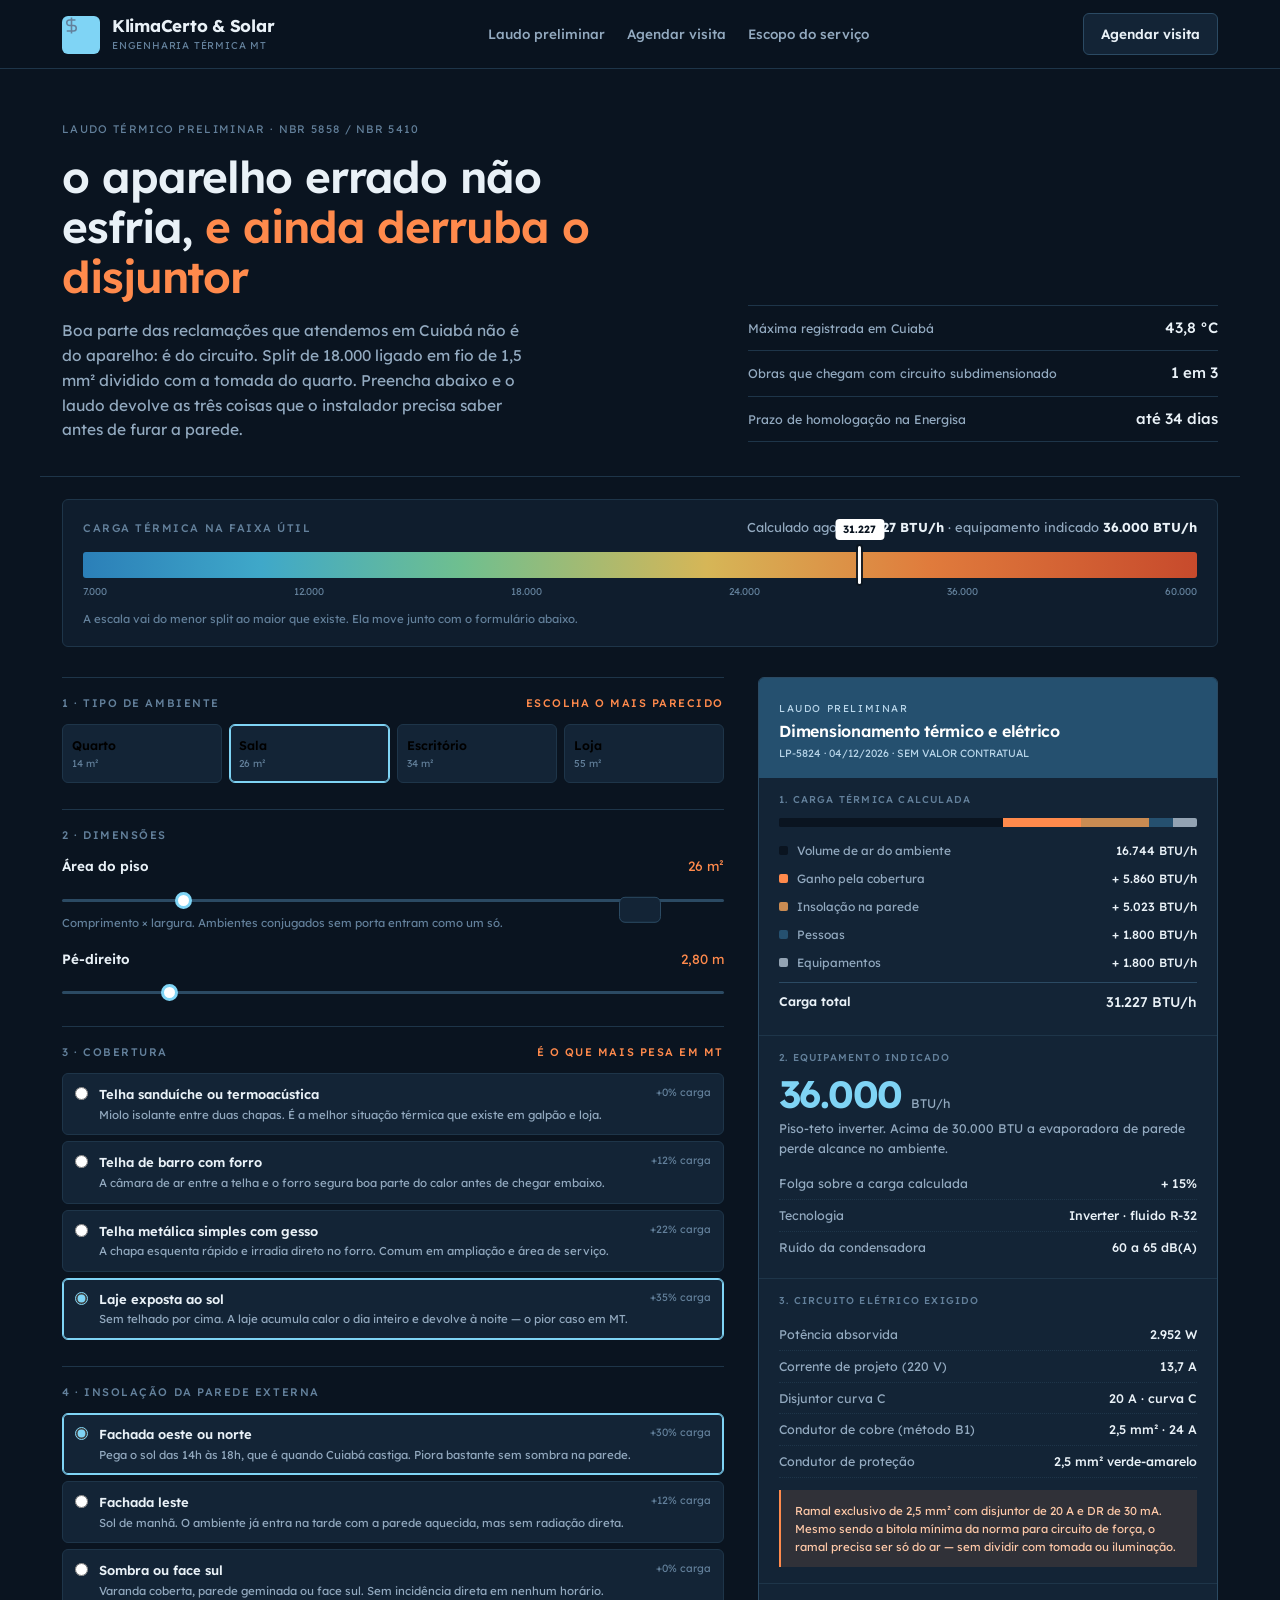
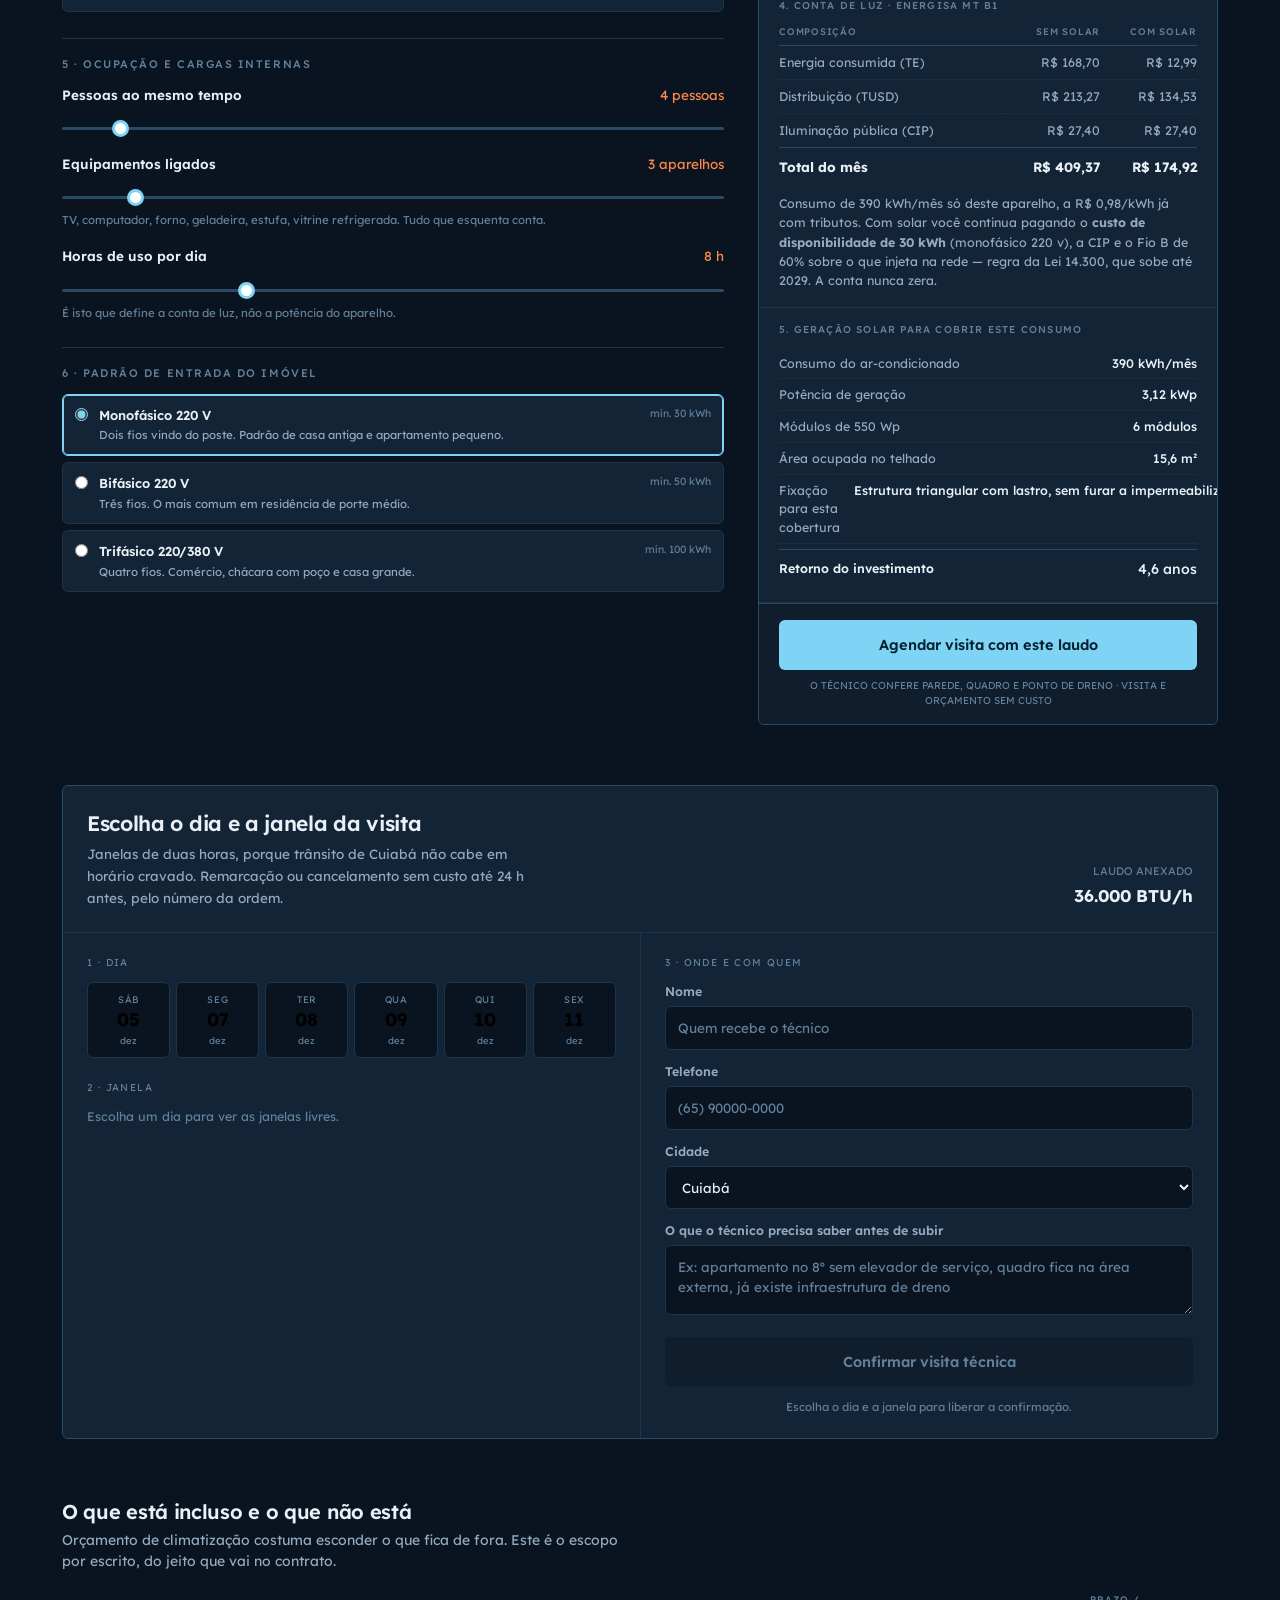
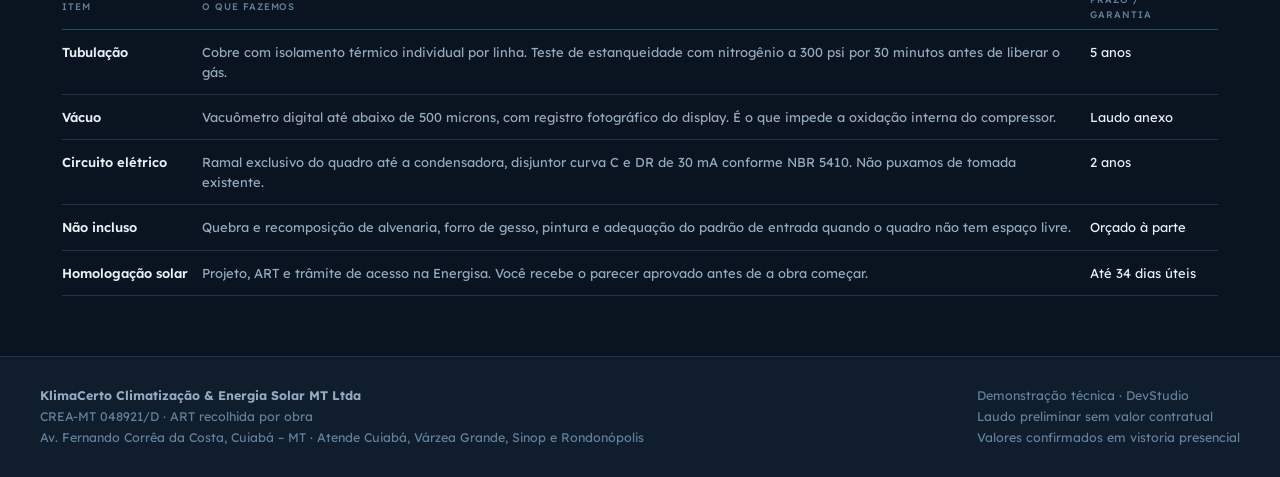
<file: demos/climatizacao-solar.html>
<!DOCTYPE html>
<html lang="pt-BR">
<head>
<meta charset="UTF-8">
<meta name="viewport" content="width=device-width, initial-scale=1.0">
<title>KlimaCerto &amp; Solar | Laudo Térmico e Projeto Fotovoltaico em MT</title>
<meta name="description" content="Laudo preliminar de carga térmica para o clima de Mato Grosso: BTU, bitola de cabo, disjuntor e comparativo da conta da Energisa com e sem geração solar.">
<link rel="preconnect" href="https://fonts.googleapis.com">
<link rel="preconnect" href="https://fonts.gstatic.com" crossorigin>
<link href="https://fonts.googleapis.com/css2?family=Lexend:wght@300;400;500;600;700&display=swap" rel="stylesheet">
<style>
:root{
  /* painel de instrumento. Fundo de noite, leitura fria, calor em cobre. */
  --paper:#0a1420;   /* fundo da pagina */
  --paper-2:#0f1d2d; /* recuo */
  --card:#132436;    /* superficie */
  --navy:#0a1420; --navy-2:#16293d; --navy-3:#25506f;
  --ink:#e9f1f7;     /* texto */
  --ink-60:#93aac0; --ink-40:#63809b;
  --rule:#1e3549; --rule-2:#2b4a63;
  --copper:#ff8a4c; --copper-soft:rgba(255,138,76,.12);
  --volt:#3fd08a; --volt-soft:rgba(63,208,138,.13);
  --ice:#7fd4f5;
  --r:6px;
}
*{box-sizing:border-box;margin:0;padding:0}
html{scroll-behavior:smooth}
body{font-family:'Lexend',system-ui,sans-serif;background:var(--paper);color:var(--ink);-webkit-font-smoothing:antialiased;line-height:1.5}
h1,h2,h3,h4{font-family:'Lexend',system-ui,sans-serif;letter-spacing:-.015em;line-height:1.28;font-weight:600}
a{color:inherit}
button,input,select,textarea{font:inherit}
:focus-visible{outline:2px solid var(--copper);outline-offset:2px}
table{border-collapse:collapse;width:100%}

/* ── metadados operacionais, não banner ── */
header{position:sticky;top:0;z-index:50;background:rgba(10,20,32,.92);backdrop-filter:blur(10px);border-bottom:1px solid var(--rule)}
.hd{max-width:1200px;margin:0 auto;padding:13px 22px;display:flex;justify-content:space-between;align-items:center;gap:18px}
.brand{display:flex;align-items:center;gap:12px;text-decoration:none}
.brand-i{width:38px;height:38px;border-radius:var(--r);background:var(--ice);color:#06212f;display:grid;place-items:center}
.brand h1{font-size:17px;font-weight:700}
.brand span{display:block;font-variant-numeric:tabular-nums;font-size:10px;color:var(--ink-40);letter-spacing:.08em;text-transform:uppercase;margin-top:1px}
.hd-nav{display:flex;gap:22px;align-items:center}
.hd-nav a{font-size:13.5px;color:var(--ink-60);text-decoration:none;font-weight:500}
.hd-nav a:hover{color:var(--ink)}
.hd-cta{background:var(--card);border:1px solid var(--rule-2);color:var(--ink);border-radius:var(--r);padding:10px 17px;font-size:13.5px;font-weight:600;text-decoration:none}
.hd-cta:hover{border-color:var(--ice);color:var(--ice)}

/* ── abertura ── */
.open{max-width:1200px;margin:0 auto;padding:52px 22px 34px;display:grid;grid-template-columns:1.35fr 1fr;gap:52px;align-items:end;border-bottom:1px solid var(--rule)}
.open h2{font-size:clamp(28px,3.8vw,44px);font-weight:600;letter-spacing:-.025em;line-height:1.14;max-width:19ch}
.open h2 em{font-style:normal;color:var(--copper)}
.open p{color:var(--ink-60);font-size:15.5px;margin-top:16px;max-width:52ch;line-height:1.6}
.crumb{font-variant-numeric:tabular-nums;font-size:11px;letter-spacing:.12em;text-transform:uppercase;color:var(--ink-40);margin-bottom:14px;display:block}
.open-facts{display:grid;border-top:1px solid var(--rule)}
.fact{display:flex;justify-content:space-between;align-items:baseline;gap:14px;padding:11px 0;border-bottom:1px solid var(--rule)}
.fact span{font-size:12.5px;color:var(--ink-60)}
.fact b{font-variant-numeric:tabular-nums;font-size:15px;font-weight:500;font-variant-numeric:tabular-nums}

/* ── escala termica: a leitura da carga na faixa util ── */
.escala{max-width:1200px;margin:0 auto;padding:22px 22px 0}
.escala-in{background:var(--paper-2);border:1px solid var(--rule);border-radius:var(--r);padding:18px 20px}
.escala-top{display:flex;justify-content:space-between;align-items:baseline;gap:16px;flex-wrap:wrap;margin-bottom:14px}
.escala-top h3{font-size:11px;letter-spacing:.14em;text-transform:uppercase;color:var(--ink-40);font-weight:500}
.escala-top .leitura{font-size:13px;color:var(--ink-60)}
.escala-top .leitura b{color:var(--ink);font-variant-numeric:tabular-nums}
.faixa{position:relative;height:26px;border-radius:3px;overflow:visible;
  background:linear-gradient(90deg,#2b7fb8 0%,#3fa8c9 16%,#6fbf8f 34%,#d6b657 56%,#e07b3c 76%,#c74a2c 100%)}
.faixa-marcas{display:flex;justify-content:space-between;margin-top:6px;font-size:10px;color:var(--ink-40);font-variant-numeric:tabular-nums}
.agulha{position:absolute;top:-6px;bottom:-6px;width:3px;background:#fff;border-radius:2px;
  box-shadow:0 0 0 2px rgba(10,20,32,.9);transition:left .4s cubic-bezier(.34,1.3,.5,1)}
.agulha::after{content:attr(data-l);position:absolute;top:-27px;left:50%;transform:translateX(-50%);
  white-space:nowrap;background:#fff;color:#0a1420;font-size:10.5px;font-weight:700;
  padding:3px 8px;border-radius:4px;font-variant-numeric:tabular-nums}
.escala-nota{font-size:11.5px;color:var(--ink-40);margin-top:11px;line-height:1.55}

/* ── laudo: entrada + documento ── */
.laudo{max-width:1200px;margin:0 auto;padding:30px 22px 60px;display:grid;grid-template-columns:1fr 460px;gap:34px;align-items:start}
.entrada{display:grid;gap:26px}
.grupo{border-top:1px solid var(--rule);padding-top:18px}
.grupo>h3{font-size:11px;font-variant-numeric:tabular-nums;letter-spacing:.14em;text-transform:uppercase;color:var(--ink-40);font-weight:500;margin-bottom:14px;display:flex;justify-content:space-between;gap:12px}
.grupo>h3 em{font-style:normal;color:var(--copper)}

.presets{display:grid;grid-template-columns:repeat(4,1fr);gap:7px}
.preset{background:var(--card);border:1px solid var(--rule);border-radius:var(--r);padding:11px 9px;cursor:pointer;text-align:left;transition:border-color .16s}
.preset:hover{border-color:var(--rule-2)}
.preset[aria-pressed="true"]{border-color:var(--ice);box-shadow:inset 0 0 0 1px var(--ice)}
.preset b{display:block;font-size:12.5px;font-weight:600}
.preset small{display:block;font-variant-numeric:tabular-nums;font-size:10px;color:var(--ink-40);margin-top:2px}

.ctrl{margin-bottom:18px}
.ctrl:last-child{margin-bottom:0}
.ctrl-top{display:flex;justify-content:space-between;align-items:baseline;gap:12px;margin-bottom:7px}
.ctrl-top label{font-size:13.5px;font-weight:600}
.ctrl-top .v{font-variant-numeric:tabular-nums;font-size:13.5px;color:var(--copper);font-variant-numeric:tabular-nums}
.ctrl-hint{font-size:11.5px;color:var(--ink-40);margin-top:6px;line-height:1.5}
input[type=range]{width:100%;-webkit-appearance:none;appearance:none;height:3px;border-radius:2px;background:var(--rule-2);outline:none}
input[type=range]::-webkit-slider-thumb{-webkit-appearance:none;width:17px;height:17px;border-radius:50%;background:#fff;border:3px solid var(--ice);cursor:pointer}
input[type=range]::-moz-range-thumb{width:13px;height:13px;border-radius:50%;background:#fff;border:3px solid var(--ice);cursor:pointer}

.escolhas{display:grid;gap:6px}
.escolha{display:flex;gap:11px;align-items:flex-start;background:var(--card);border:1px solid var(--rule);border-radius:var(--r);padding:11px 12px;cursor:pointer}
.escolha:hover{border-color:var(--rule-2)}
.escolha:has(input:checked){border-color:var(--ice);box-shadow:inset 0 0 0 1px var(--ice)}
.escolha input{accent-color:var(--ice);margin-top:2px;flex-shrink:0}
.escolha b{display:block;font-size:13px;font-weight:600}
.escolha small{display:block;font-size:11.5px;color:var(--ink-60);line-height:1.45;margin-top:2px}
.escolha .tag{margin-left:auto;font-variant-numeric:tabular-nums;font-size:10.5px;color:var(--ink-40);white-space:nowrap;padding-left:8px}

/* ── documento ── */
.doc{position:sticky;top:78px;background:var(--card);border:1px solid var(--rule-2);border-radius:var(--r);overflow:hidden}
.doc-top{background:var(--navy-3);color:#fff;padding:16px 20px}
.doc-top .k{font-variant-numeric:tabular-nums;font-size:10px;letter-spacing:.16em;text-transform:uppercase;color:#b9d6ea}
.doc-top h3{font-size:16px;margin-top:3px;color:#fff}
.doc-top p{font-variant-numeric:tabular-nums;font-size:10.5px;color:#b9d6ea;margin-top:5px}

.doc-sec{border-bottom:1px solid var(--rule);padding:16px 20px}
.doc-sec:last-of-type{border-bottom:none}
.doc-sec h4{font-variant-numeric:tabular-nums;font-size:10px;letter-spacing:.12em;text-transform:uppercase;color:var(--ink-40);font-weight:500;margin-bottom:11px}
.headline{display:flex;align-items:baseline;gap:9px;margin-bottom:6px}
.headline b{font-variant-numeric:tabular-nums;font-size:38px;font-weight:700;letter-spacing:-.04em;line-height:1;font-variant-numeric:tabular-nums;color:var(--ice)}
.headline span{font-size:12.5px;color:var(--ink-60)}
.doc-sec>p{font-size:12.5px;color:var(--ink-60);line-height:1.55}

.linha{display:flex;justify-content:space-between;gap:14px;padding:6px 0;font-size:12.5px;color:var(--ink-60);border-bottom:1px dotted var(--rule)}
.linha:last-child{border-bottom:none}
.linha b{font-variant-numeric:tabular-nums;color:var(--ink);font-weight:500;text-align:right;font-variant-numeric:tabular-nums;white-space:nowrap}
.linha.som{border-bottom:none;border-top:1px solid var(--rule-2);margin-top:5px;padding-top:9px;font-weight:600;color:var(--ink)}
.linha.som b{font-size:14px}

.parcela{display:grid;grid-template-columns:auto 1fr auto;gap:9px;align-items:center;padding:5px 0;font-size:12px;color:var(--ink-60)}
.parcela i{width:9px;height:9px;border-radius:2px;flex-shrink:0}
.parcela b{font-variant-numeric:tabular-nums;color:var(--ink);font-weight:500;font-variant-numeric:tabular-nums}
.pilha{display:flex;height:9px;border-radius:2px;overflow:hidden;background:var(--paper-2);margin-bottom:10px}
.pilha i{display:block;transition:width .3s ease}

.eletrica{background:var(--copper-soft);border-left:2px solid var(--copper);padding:12px 14px;margin-top:12px}
.eletrica p{font-size:11.5px;color:#ffc9a8;line-height:1.55}
.eletrica b{font-weight:600}

.conta{font-size:12.5px}
.conta th{font-variant-numeric:tabular-nums;font-size:9.5px;letter-spacing:.08em;text-transform:uppercase;color:var(--ink-40);font-weight:500;text-align:right;padding:0 0 7px;border-bottom:1px solid var(--rule-2)}
.conta th:first-child{text-align:left}
.conta td{padding:7px 0;border-bottom:1px dotted var(--rule);color:var(--ink-60);text-align:right;font-variant-numeric:tabular-nums;font-variant-numeric:tabular-nums}
.conta td:first-child{text-align:left;font-family:'Lexend',sans-serif}
.conta tr.tot td{border-bottom:none;border-top:1px solid var(--rule-2);padding-top:9px;font-weight:700;color:var(--ink);font-size:13.5px}
.conta td.economia{color:var(--volt)}
.conta-nota{font-size:11px;color:var(--ink-40);line-height:1.55;margin-top:10px}

.doc-cta{padding:16px 20px;background:var(--paper-2);border-top:1px solid var(--rule-2)}
.btn-agendar{width:100%;background:var(--ice);color:#06212f;border:none;border-radius:var(--r);padding:14px;font-family:'Lexend',sans-serif;font-size:14.5px;font-weight:600;cursor:pointer}
.btn-agendar:hover{background:#a5e2fa}
.doc-cta p{font-variant-numeric:tabular-nums;font-size:10px;color:var(--ink-40);text-align:center;margin-top:8px;line-height:1.5}

/* ── agendamento ── */
.agenda{max-width:1200px;margin:0 auto 60px;padding:0 22px}
.ag-card{background:var(--card);border:1px solid var(--rule-2);border-radius:var(--r);overflow:hidden}
.ag-head{padding:24px;border-bottom:1px solid var(--rule);display:flex;justify-content:space-between;align-items:flex-end;gap:22px;flex-wrap:wrap}
.ag-head h3{font-size:21px}
.ag-head p{color:var(--ink-60);font-size:13.5px;margin-top:7px;max-width:56ch;line-height:1.6}
.ag-carry{font-variant-numeric:tabular-nums;font-size:11px;color:var(--ink-40);text-align:right;white-space:nowrap}
.ag-carry b{display:block;font-size:17px;color:var(--ink);margin-top:3px}
.ag-body{display:grid;grid-template-columns:1fr 1fr}
.ag-col{padding:22px 24px}
.ag-col+.ag-col{border-left:1px solid var(--rule)}
.passo{font-variant-numeric:tabular-nums;font-size:10px;letter-spacing:.14em;text-transform:uppercase;color:var(--ink-40);margin-bottom:12px;display:block}

.dias{display:grid;grid-template-columns:repeat(auto-fit,minmax(64px,1fr));gap:6px;margin-bottom:22px}
.dia{background:var(--paper);border:1px solid var(--rule);border-radius:var(--r);padding:9px 4px;cursor:pointer;text-align:center}
.dia:hover{border-color:var(--rule-2)}
.dia[aria-pressed="true"]{background:var(--ice);border-color:var(--ice);color:#06212f}
.dia .w{display:block;font-variant-numeric:tabular-nums;font-size:9.5px;text-transform:uppercase;letter-spacing:.06em;color:var(--ink-40)}
.dia .n{display:block;font-variant-numeric:tabular-nums;font-size:18px;font-weight:700;font-variant-numeric:tabular-nums}
.dia .m{display:block;font-variant-numeric:tabular-nums;font-size:9.5px;color:var(--ink-40)}
.dia[aria-pressed="true"] .w,.dia[aria-pressed="true"] .m{color:#2b5b74}

.janelas{display:grid;grid-template-columns:repeat(auto-fit,minmax(112px,1fr));gap:6px}
.janela{background:var(--paper);border:1px solid var(--rule);border-radius:var(--r);padding:10px 6px;cursor:pointer;font-variant-numeric:tabular-nums;font-size:12.5px;color:var(--ink)}
.janela:hover:not(:disabled){border-color:var(--rule-2)}
.janela[aria-pressed="true"]{background:var(--copper);border-color:var(--copper);color:#fff}
.janela:disabled{opacity:.35;cursor:not-allowed;text-decoration:line-through}
.janela small{display:block;font-family:'Lexend',sans-serif;font-size:10px;color:var(--ink-40);margin-top:2px;text-decoration:none}
.janela[aria-pressed="true"] small{color:#f3ddd0}

.campos{display:grid;gap:12px}
.cp label{display:block;font-size:12.5px;font-weight:600;color:var(--ink-60);margin-bottom:5px}
.cp input,.cp select,.cp textarea{width:100%;background:var(--paper);border:1px solid var(--rule);border-radius:var(--r);padding:11px 12px;font-size:13.5px;color:var(--ink)}
.cp input::placeholder,.cp textarea::placeholder{color:var(--ink-40)}
.cp input:focus,.cp select:focus,.cp textarea:focus{border-color:var(--ice);background:var(--card);outline:none}
.cp textarea{resize:vertical;min-height:70px;font-family:'Lexend',sans-serif}
.btn-confirmar{width:100%;background:var(--volt);color:#fff;border:none;border-radius:var(--r);padding:14px;font-family:'Lexend',sans-serif;font-size:14.5px;font-weight:600;cursor:pointer;margin-top:4px}
.btn-confirmar:hover:not(:disabled){background:#17472f}
.btn-confirmar:disabled{background:var(--paper-2);color:var(--ink-40);cursor:not-allowed}
.aviso{font-size:11.5px;color:var(--ink-40);text-align:center;min-height:16px;line-height:1.5}

/* ── confirmação ── */
.ok{padding:36px 24px;text-align:center}
.ok-i{width:52px;height:52px;border-radius:50%;background:var(--volt-soft);color:var(--volt);display:grid;place-items:center;margin:0 auto 16px}
.ok h3{font-size:22px}
.ok>p{color:var(--ink-60);font-size:14px;max-width:46ch;margin:10px auto 24px;line-height:1.6}
.os-card{max-width:520px;margin:0 auto 22px;border:1px solid var(--rule-2);border-radius:var(--r);overflow:hidden;text-align:left}
.os-top{background:var(--navy);color:var(--paper);padding:15px 20px;display:flex;justify-content:space-between;align-items:center;gap:14px}
.os-top .k{font-variant-numeric:tabular-nums;font-size:10px;letter-spacing:.14em;text-transform:uppercase;color:#b9d6ea}
.os-top b{font-variant-numeric:tabular-nums;font-size:18px;display:block;margin-top:2px}
.os-when{font-variant-numeric:tabular-nums;font-size:13px;font-weight:700;text-align:right;line-height:1.35}
.os-row{display:flex;justify-content:space-between;gap:14px;padding:11px 20px;border-bottom:1px solid var(--rule);font-size:12.5px;color:var(--ink-60)}
.os-row:last-child{border-bottom:none}
.os-row b{font-variant-numeric:tabular-nums;color:var(--ink);font-weight:500;text-align:right;font-variant-numeric:tabular-nums}
.canais{max-width:520px;margin:0 auto;display:grid;gap:8px}
.canal{display:flex;align-items:center;gap:12px;background:var(--card);border:1px solid var(--rule);border-radius:var(--r);padding:13px 15px;cursor:pointer;text-decoration:none;color:var(--ink);font-size:13.5px;font-weight:600;text-align:left;width:100%}
.canal:hover{border-color:var(--ice)}
.canal small{display:block;font-weight:400;color:var(--ink-60);font-size:11.5px;margin-top:2px;line-height:1.45}
.canal i{width:32px;height:32px;border-radius:var(--r);background:var(--paper-2);color:var(--ink-60);display:grid;place-items:center;flex-shrink:0}
.canal.wa i{background:var(--volt-soft);color:var(--volt)}
.refazer{background:none;border:none;color:var(--ink-40);font-variant-numeric:tabular-nums;font-size:11px;text-decoration:underline;text-underline-offset:4px;cursor:pointer;margin-top:20px}

/* ── escopo ── */
.padrao{max-width:1200px;margin:0 auto 60px;padding:0 22px}
.padrao h3{font-size:20px;margin-bottom:6px}
.padrao>p{color:var(--ink-60);font-size:14px;max-width:62ch;margin-bottom:20px}
.padrao table{font-size:13px}
.padrao th{font-variant-numeric:tabular-nums;font-size:9.5px;letter-spacing:.1em;text-transform:uppercase;color:var(--ink-40);font-weight:500;text-align:left;padding:0 14px 8px 0;border-bottom:1px solid var(--rule-2)}
.padrao td{padding:12px 14px 12px 0;border-bottom:1px solid var(--rule);vertical-align:top;color:var(--ink-60);line-height:1.55}
.padrao td:first-child{color:var(--ink);font-weight:600;white-space:nowrap;width:1%}
.padrao td.n{font-variant-numeric:tabular-nums;white-space:nowrap;color:var(--ink)}

footer{border-top:1px solid var(--rule);padding:28px 22px;background:var(--paper-2)}
.ft{max-width:1200px;margin:0 auto;display:flex;justify-content:space-between;gap:18px;flex-wrap:wrap;font-size:12.5px;color:var(--ink-40);line-height:1.7}
footer b{color:var(--ink-60)}
.toast{position:fixed;left:50%;bottom:24px;transform:translate(-50%,180%);background:var(--card);border:1px solid var(--rule-2);color:var(--ink);padding:12px 20px;border-radius:var(--r);font-size:13px;font-weight:600;z-index:120;transition:transform .28s ease}
.toast.on{transform:translate(-50%,0)}

@media (max-width:960px){
  .laudo{grid-template-columns:1fr}
  .doc{position:static}
  .open{grid-template-columns:1fr;gap:30px}
  .ag-body{grid-template-columns:1fr}
  .ag-col+.ag-col{border-left:none;border-top:1px solid var(--rule)}
  .hd-nav{display:none}
  .presets{grid-template-columns:repeat(2,1fr)}
}
@media (max-width:560px){
  .padrao table,.padrao tbody,.padrao tr,.padrao td{display:block}
  .padrao thead{display:none}
  .padrao td{border-bottom:none;padding:2px 0}
  .padrao tr{border-bottom:1px solid var(--rule);padding:12px 0}
  .padrao td:first-child{width:auto}
}
@media print{
  header,.escala,.open,.entrada,.agenda,.padrao,.doc-cta,.canais,.refazer,footer,.toast{display:none!important}
  .laudo{display:block;padding:0}
  .doc{position:static;border:none}
  .doc-top{background:#eee;color:#000}
  .doc-top .k,.doc-top p{color:#555}
  body{background:#fff}
}
@media (prefers-reduced-motion:reduce){*{animation-duration:.001ms!important;transition-duration:.001ms!important}}
</style>
</head>
<body>



<header>
  <div class="hd">
    <a href="#" class="brand">
      <span class="brand-i"><svg width="19" height="19" viewBox="0 0 24 24" fill="none" stroke="currentColor" stroke-width="2" aria-hidden="true"><path d="M12 2v20M17 5H9.5a3.5 3.5 0 0 0 0 7h5a3.5 3.5 0 0 1 0 7H6"/></svg></span>
      <div><h1>KlimaCerto &amp; Solar</h1><span>Engenharia térmica MT</span></div>
    </a>
    <nav class="hd-nav">
      <a href="#laudo">Laudo preliminar</a>
      <a href="#agendar">Agendar visita</a>
      <a href="#padrao">Escopo do serviço</a>
    </nav>
    <a href="#agendar" class="hd-cta">Agendar visita</a>
  </div>
</header>

<section class="open">
  <div>
    <span class="crumb">Laudo térmico preliminar · NBR 5858 / NBR 5410</span>
    <h2>o aparelho errado não esfria, <em>e ainda derruba o disjuntor</em></h2>
    <p>Boa parte das reclamações que atendemos em Cuiabá não é do aparelho: é do circuito. Split de 18.000 ligado em fio de 1,5 mm² dividido com a tomada do quarto. Preencha abaixo e o laudo devolve as três coisas que o instalador precisa saber antes de furar a parede.</p>
  </div>
  <div class="open-facts">
    <div class="fact"><span>Máxima registrada em Cuiabá</span><b>43,8 °C</b></div>
    <div class="fact"><span>Obras que chegam com circuito subdimensionado</span><b>1 em 3</b></div>
    <div class="fact"><span>Prazo de homologação na Energisa</span><b>até 34 dias</b></div>
  </div>
</section>

<section class="escala" aria-hidden="true">
  <div class="escala-in">
    <div class="escala-top">
      <h3>Carga térmica na faixa útil</h3>
      <div class="leitura">Calculado agora: <b><span id="escalaTotal">—</span> BTU/h</b> · equipamento indicado <b id="escalaCap">—</b></div>
    </div>
    <div class="faixa"><div class="agulha" id="agulha" data-l="—" style="left:26%"></div></div>
    <div class="faixa-marcas"><span>7.000</span><span>12.000</span><span>18.000</span><span>24.000</span><span>36.000</span><span>60.000</span></div>
    <p class="escala-nota" id="escalaNota">A escala vai do menor split de janela ao maior split que existe. Ela move junto com o formulário abaixo.</p>
  </div>
</section>

<section class="laudo" id="laudo">
  <div class="entrada">

    <div class="grupo">
      <h3><span>1 · Tipo de ambiente</span> <em>escolha o mais parecido</em></h3>
      <div class="presets" id="presets" role="group" aria-label="Tipo de ambiente"></div>
    </div>

    <div class="grupo">
      <h3><span>2 · Dimensões</span></h3>
      <div class="ctrl">
        <div class="ctrl-top"><label for="area">Área do piso</label><span class="v" id="areaV">26 m²</span></div>
        <input type="range" id="area" min="6" max="120" value="26" step="1">
        <p class="ctrl-hint">Comprimento × largura. Ambientes conjugados sem porta entram como um só.</p>
      </div>
      <div class="ctrl">
        <div class="ctrl-top"><label for="pd">Pé-direito</label><span class="v" id="pdV">2,80 m</span></div>
        <input type="range" id="pd" min="240" max="500" value="280" step="10">
      </div>
    </div>

    <div class="grupo">
      <h3><span>3 · Cobertura</span> <em>é o que mais pesa em MT</em></h3>
      <div class="escolhas" id="cobertura" role="group" aria-label="Tipo de cobertura"></div>
    </div>

    <div class="grupo">
      <h3><span>4 · Insolação da parede externa</span></h3>
      <div class="escolhas" id="sol" role="group" aria-label="Insolação"></div>
    </div>

    <div class="grupo">
      <h3><span>5 · Ocupação e cargas internas</span></h3>
      <div class="ctrl">
        <div class="ctrl-top"><label for="gente">Pessoas ao mesmo tempo</label><span class="v" id="genteV">4 pessoas</span></div>
        <input type="range" id="gente" min="1" max="40" value="4" step="1">
      </div>
      <div class="ctrl">
        <div class="ctrl-top"><label for="equip">Equipamentos ligados</label><span class="v" id="equipV">3 aparelhos</span></div>
        <input type="range" id="equip" min="0" max="30" value="3" step="1">
        <p class="ctrl-hint">TV, computador, forno, geladeira, estufa, vitrine refrigerada. Tudo que esquenta conta.</p>
      </div>
      <div class="ctrl">
        <div class="ctrl-top"><label for="horas">Horas de uso por dia</label><span class="v" id="horasV">8 h</span></div>
        <input type="range" id="horas" min="2" max="24" value="8" step="1">
        <p class="ctrl-hint">É isto que define a conta de luz, não a potência do aparelho.</p>
      </div>
    </div>

    <div class="grupo">
      <h3><span>6 · Padrão de entrada do imóvel</span></h3>
      <div class="escolhas" id="rede" role="group" aria-label="Padrão de entrada"></div>
    </div>

  </div>

  <aside class="doc">
    <div class="doc-top">
      <span class="k">Laudo preliminar</span>
      <h3>Dimensionamento térmico e elétrico</h3>
      <p id="docRef">LP-0000</p>
    </div>

    <div class="doc-sec">
      <h4>1. Carga térmica calculada</h4>
      <div class="pilha">
        <i id="pVol" style="background:var(--navy)"></i>
        <i id="pTeto" style="background:var(--copper)"></i>
        <i id="pSol" style="background:#c98b52"></i>
        <i id="pGente" style="background:var(--navy-3)"></i>
        <i id="pEquip" style="background:#93a3b3"></i>
      </div>
      <div class="parcela"><i style="background:var(--navy)"></i><span>Volume de ar do ambiente</span><b id="lVol">—</b></div>
      <div class="parcela"><i style="background:var(--copper)"></i><span>Ganho pela cobertura</span><b id="lTeto">—</b></div>
      <div class="parcela"><i style="background:#c98b52"></i><span>Insolação na parede</span><b id="lSol">—</b></div>
      <div class="parcela"><i style="background:var(--navy-3)"></i><span>Pessoas</span><b id="lGente">—</b></div>
      <div class="parcela"><i style="background:#93a3b3"></i><span>Equipamentos</span><b id="lEquip">—</b></div>
      <div class="linha som"><span>Carga total</span><b id="lTotal">—</b></div>
    </div>

    <div class="doc-sec">
      <h4>2. Equipamento indicado</h4>
      <div class="headline"><b id="btu">—</b><span>BTU/h</span></div>
      <p id="modelo">—</p>
      <div class="linha" style="margin-top:10px"><span>Folga sobre a carga calculada</span><b id="folga">—</b></div>
      <div class="linha"><span>Tecnologia</span><b>Inverter · fluido R-32</b></div>
      <div class="linha"><span>Ruído da condensadora</span><b id="ruido">—</b></div>
    </div>

    <div class="doc-sec">
      <h4>3. Circuito elétrico exigido</h4>
      <div class="linha"><span>Potência absorvida</span><b id="watts">—</b></div>
      <div class="linha"><span>Corrente de projeto (220 V)</span><b id="amp">—</b></div>
      <div class="linha"><span>Disjuntor curva C</span><b id="disj">—</b></div>
      <div class="linha"><span>Condutor de cobre (método B1)</span><b id="cabo">—</b></div>
      <div class="linha"><span>Condutor de proteção</span><b id="terra">—</b></div>
      <div class="eletrica"><p id="alertaEletrico">—</p></div>
    </div>

    <div class="doc-sec">
      <h4>4. Conta de luz · Energisa MT B1</h4>
      <table class="conta">
        <thead><tr><th>Composição</th><th>Sem solar</th><th>Com solar</th></tr></thead>
        <tbody id="contaBody"></tbody>
      </table>
      <p class="conta-nota" id="contaNota">—</p>
    </div>

    <div class="doc-sec">
      <h4>5. Geração solar para cobrir este consumo</h4>
      <div class="linha"><span>Consumo do ar-condicionado</span><b id="kwhMes">—</b></div>
      <div class="linha"><span>Potência de geração</span><b id="kwp">—</b></div>
      <div class="linha"><span>Módulos de 550 Wp</span><b id="modulos">—</b></div>
      <div class="linha"><span>Área ocupada no telhado</span><b id="areaFv">—</b></div>
      <div class="linha"><span>Fixação para esta cobertura</span><b id="fixacao">—</b></div>
      <div class="linha som"><span>Retorno do investimento</span><b id="payback">—</b></div>
    </div>

    <div class="doc-cta">
      <button class="btn-agendar" onclick="irAgendar()">Agendar visita com este laudo</button>
      <p>O TÉCNICO CONFERE PAREDE, QUADRO E PONTO DE DRENO · VISITA E ORÇAMENTO SEM CUSTO</p>
    </div>
  </aside>
</section>

<section class="agenda" id="agendar">
  <div class="ag-card" id="agCard">
    <div class="ag-head">
      <div>
        <h3>Escolha o dia e a janela da visita</h3>
        <p>Janelas de duas horas, porque trânsito de Cuiabá não cabe em horário cravado. Remarcação ou cancelamento sem custo até 24 h antes, pelo número da ordem.</p>
      </div>
      <div class="ag-carry">LAUDO ANEXADO<b id="carry">—</b></div>
    </div>

    <div class="ag-body">
      <div class="ag-col">
        <span class="passo">1 · Dia</span>
        <div class="dias" id="dias" role="group" aria-label="Dias disponíveis"></div>
        <span class="passo">2 · Janela</span>
        <div class="janelas" id="janelas" role="group" aria-label="Janelas de horário"></div>
      </div>
      <div class="ag-col">
        <span class="passo">3 · Onde e com quem</span>
        <div class="campos">
          <div class="cp"><label for="nome">Nome</label><input type="text" id="nome" placeholder="Quem recebe o técnico"></div>
          <div class="cp"><label for="fone">Telefone</label><input type="tel" id="fone" placeholder="(65) 90000-0000"></div>
          <div class="cp"><label for="cidade">Cidade</label>
            <select id="cidade"><option>Cuiabá</option><option>Várzea Grande</option><option>Sinop</option><option>Rondonópolis</option><option>Primavera do Leste</option></select>
          </div>
          <div class="cp"><label for="obs">O que o técnico precisa saber antes de subir</label><textarea id="obs" placeholder="Ex: apartamento no 8º sem elevador de serviço, quadro fica na área externa, já existe infraestrutura de dreno"></textarea></div>
          <button class="btn-confirmar" id="btnConfirmar" onclick="confirmar()" disabled>Confirmar visita técnica</button>
          <p class="aviso" id="aviso">Escolha o dia e a janela para liberar a confirmação.</p>
        </div>
      </div>
    </div>
  </div>
</section>

<section class="padrao" id="padrao">
  <h3>O que está incluso e o que não está</h3>
  <p>Orçamento de climatização costuma esconder o que fica de fora. Este é o escopo por escrito, do jeito que vai no contrato.</p>
  <table>
    <thead><tr><th>Item</th><th>O que fazemos</th><th>Prazo / garantia</th></tr></thead>
    <tbody>
      <tr><td>Tubulação</td><td>Cobre com isolamento térmico individual por linha. Teste de estanqueidade com nitrogênio a 300 psi por 30 minutos antes de liberar o gás.</td><td class="n">5 anos</td></tr>
      <tr><td>Vácuo</td><td>Vacuômetro digital até abaixo de 500 microns, com registro fotográfico do display. É o que impede a oxidação interna do compressor.</td><td class="n">Laudo anexo</td></tr>
      <tr><td>Circuito elétrico</td><td>Ramal exclusivo do quadro até a condensadora, disjuntor curva C e DR de 30 mA conforme NBR 5410. Não puxamos de tomada existente.</td><td class="n">2 anos</td></tr>
      <tr><td>Não incluso</td><td>Quebra e recomposição de alvenaria, forro de gesso, pintura e adequação do padrão de entrada quando o quadro não tem espaço livre.</td><td class="n">Orçado à parte</td></tr>
      <tr><td>Homologação solar</td><td>Projeto, ART e trâmite de acesso na Energisa. Você recebe o parecer aprovado antes de a obra começar.</td><td class="n">Até 34 dias úteis</td></tr>
    </tbody>
  </table>
</section>

<footer>
  <div class="ft">
    <div><b>KlimaCerto Climatização &amp; Energia Solar MT Ltda</b><br>CREA-MT 048921/D · ART recolhida por obra<br>Av. Fernando Corrêa da Costa, Cuiabá – MT · Atende Cuiabá, Várzea Grande, Sinop e Rondonópolis</div>
    <div>Demonstração técnica · DevStudio<br>Laudo preliminar sem valor contratual<br>Valores confirmados em vistoria presencial</div>
  </div>
</footer>

<div class="toast" id="toast" role="status" aria-live="polite"></div>

<script>
/* ════ constantes de projeto ═══════════════════════════════════════
   ponytail: são os botões de calibração. Tarifa e HSP mudam todo ano;
   os fatores térmicos são ajustados em vistoria. */
const BTU_M3          = 230;    /* BTU/h por m³ de ar, base sem ganhos externos */
const BTU_PESSOA      = 600;    /* a partir da 2ª pessoa */
const BTU_EQUIP       = 600;
const CAPACIDADES     = [7000,9000,12000,18000,22000,24000,30000,36000,48000,60000];

/* Energisa MT — B1 residencial, referência sem bandeira tarifária */
const TE              = 0.3312; /* R$/kWh — energia */
const TUSD            = 0.4187; /* R$/kWh — uso do sistema de distribuição */
const TRIBUTOS        = 0.2350; /* fração somada de ICMS + PIS + COFINS */
const CIP             = 27.40;  /* iluminação pública, faixa residencial urbana */
const FIO_B_2026      = 0.60;   /* Lei 14.300: fração da TUSD cobrada sobre o injetado */

/* fotovoltaico em MT */
const HSP             = 5.2;    /* horas de sol pleno médias */
const PERDAS_FV       = 0.80;
const CUSTO_WP        = 3.90;   /* R$/Wp instalado, sistema pequeno */

/* elétrica — NBR 5410, método B1, 2 condutores carregados, cobre */
const CABOS       = [[2.5,24],[4,32],[6,41],[10,57],[16,76],[25,101]];
const DISJUNTORES = [10,16,20,25,32,40,50,63,70];

const AMBIENTES=[
  {k:'quarto', rot:'Quarto',     sub:'14 m²', area:14,pd:270,gente:2, equip:2, horas:9,  cob:'forro', sol:'sombra'},
  {k:'sala',   rot:'Sala',       sub:'26 m²', area:26,pd:280,gente:4, equip:3, horas:8,  cob:'laje',  sol:'tarde'},
  {k:'escrit', rot:'Escritório', sub:'34 m²', area:34,pd:290,gente:8, equip:9, horas:9,  cob:'forro', sol:'tarde'},
  {k:'loja',   rot:'Loja',       sub:'55 m²', area:55,pd:340,gente:12,equip:6, horas:11, cob:'sandu', sol:'tarde'}
];

const COBERTURAS=[
  {k:'sandu',rot:'Telha sanduíche ou termoacústica',f:1.00,tag:'+0%',
   sub:'Miolo isolante entre duas chapas. É a melhor situação térmica que existe em galpão e loja.',
   fix:'Perfil sobre a onda da telha, sem furar o isolante'},
  {k:'forro',rot:'Telha de barro com forro',f:1.12,tag:'+12%',
   sub:'A câmara de ar entre a telha e o forro segura boa parte do calor antes de chegar embaixo.',
   fix:'Gancho de fixação com substituição pontual de telha'},
  {k:'gesso',rot:'Telha metálica simples com gesso',f:1.22,tag:'+22%',
   sub:'A chapa esquenta rápido e irradia direto no forro. Comum em ampliação e área de serviço.',
   fix:'Perfil parafusado na terça, com vedação de borracha'},
  {k:'laje', rot:'Laje exposta ao sol',f:1.35,tag:'+35%',
   sub:'Sem telhado por cima. A laje acumula calor o dia inteiro e devolve à noite — o pior caso em MT.',
   fix:'Estrutura triangular com lastro, sem furar a impermeabilização'}
];

const SOL=[
  {k:'tarde', rot:'Fachada oeste ou norte',f:1.30,tag:'+30%',
   sub:'Pega o sol das 14h às 18h, que é quando Cuiabá castiga. Piora bastante sem sombra na parede.'},
  {k:'manha', rot:'Fachada leste',f:1.12,tag:'+12%',
   sub:'Sol de manhã. O ambiente já entra na tarde com a parede aquecida, mas sem radiação direta.'},
  {k:'sombra',rot:'Sombra ou face sul',f:1.00,tag:'+0%',
   sub:'Varanda coberta, parede geminada ou face sul. Sem incidência direta em nenhum horário.'}
];

const REDES=[
  {k:'mono',rot:'Monofásico 220 V',   disp:30, sub:'Dois fios vindo do poste. Padrão de casa antiga e apartamento pequeno.'},
  {k:'bi',  rot:'Bifásico 220 V',     disp:50, sub:'Três fios. O mais comum em residência de porte médio.'},
  {k:'tri', rot:'Trifásico 220/380 V',disp:100,sub:'Quatro fios. Comércio, chácara com poço e casa grande.'}
];

/* ── estado ─────────────────────────────── */
let st={amb:'sala',area:26,pd:280,gente:4,equip:3,horas:8,cob:'laje',sol:'tarde',rede:'mono'};
let R={};
let dia=null, janela=null, dias=[];
const el=id=>document.getElementById(id);
const nf=n=>n.toLocaleString('pt-BR');
const brl=n=>n.toLocaleString('pt-BR',{style:'currency',currency:'BRL'});
const esc=s=>String(s).replace(/[&<>"]/g,c=>({'&':'&amp;','<':'&lt;','>':'&gt;','"':'&quot;'}[c]));
const REF='LP-'+String(Math.floor(Math.random()*9000)+1000);

/* ── o cálculo ──────────────────────────── */
function calcular(){
  const cob=COBERTURAS.find(c=>c.k===st.cob), sol=SOL.find(s=>s.k===st.sol), rede=REDES.find(r=>r.k===st.rede);
  const vol=st.area*(st.pd/100);

  const base  = Math.round(vol*BTU_M3);
  const teto  = Math.round(base*(cob.f-1));
  const insol = Math.round(base*(sol.f-1));
  const gente = Math.max(0,st.gente-1)*BTU_PESSOA;
  const equip = st.equip*BTU_EQUIP;
  const total = base+teto+insol+gente+equip;

  /* Acima de 60.000 BTU/h não existe split único: divide-se em mais de uma
     máquina, cada uma com o seu circuito. É o que a obra faz de verdade. */
  const MAIOR = CAPACIDADES[CAPACIDADES.length-1];
  const unidades = Math.max(1,Math.ceil(total/MAIOR));
  const cap = CAPACIDADES.find(c=>c>=total/unidades) || MAIOR;
  const instalado = cap*unidades;

  /* elétrica por máquina: cada evaporadora leva o seu ramal exclusivo */
  const watts = Math.round(cap*0.082);
  const amp   = watts/(220*0.98);
  const disj  = DISJUNTORES.find(d=>d>=amp*1.25) || DISJUNTORES[DISJUNTORES.length-1];
  const cabo  = CABOS.find(c=>c[1]>=disj) || CABOS[CABOS.length-1];
  const wattsTotal = watts*unidades;
  const ampTotal   = amp*unidades;

  /* consumo: inverter modula, não roda em carga plena o tempo todo */
  const kwh = wattsTotal*st.horas*30*0.55/1000;

  /* conta Energisa: TE + TUSD com tributos por dentro, mais CIP fixa */
  const tarifa   = (TE+TUSD)/(1-TRIBUTOS);
  const semSolar = {te:kwh*TE/(1-TRIBUTOS), tusd:kwh*TUSD/(1-TRIBUTOS), cip:CIP};
  semSolar.total = semSolar.te+semSolar.tusd+semSolar.cip;

  /* com solar: paga o mínimo de disponibilidade, a CIP e o Fio B sobre o injetado */
  const faturado = Math.min(kwh,rede.disp);
  const injetado = Math.max(0,kwh-rede.disp);
  const comSolar = {
    te:   faturado*TE/(1-TRIBUTOS),
    tusd: faturado*TUSD/(1-TRIBUTOS) + injetado*TUSD*FIO_B_2026/(1-TRIBUTOS),
    cip:  CIP
  };
  comSolar.total = comSolar.te+comSolar.tusd+comSolar.cip;

  const kwp     = kwh/(HSP*30*PERDAS_FV);
  const modulos = Math.max(1,Math.ceil(kwp*1000/550));
  const invest  = modulos*550*CUSTO_WP;
  const economiaMes = semSolar.total-comSolar.total;
  const payback = economiaMes>0 ? invest/economiaMes/12 : null;

  R={vol,base,teto,insol,gente,equip,total,cap,unidades,instalado,
     watts,amp,disj,cabo,wattsTotal,ampTotal,
     kwh,tarifa,semSolar,comSolar,kwp,modulos,invest,economiaMes,payback,cob,sol,rede};
  return R;
}

function modeloTexto(c,un){
  var base;
  if(c<=12000)      base='Split hi-wall inverter, evaporadora de parede. Alimentação monofásica 220 V.';
  else if(c<=24000) base='Split hi-wall inverter com circuito exclusivo. Confira se o quadro tem espaço para mais um disjuntor.';
  else if(c<=36000) base='Piso-teto inverter. Acima de 30.000 BTU a evaporadora de parede perde alcance no ambiente.';
  else              base='Cassete ou piso-teto inverter. Nesta faixa é comum precisar de aumento de carga junto à Energisa.';
  if(un>1) base=un+' máquinas de '+nf(c)+' BTU/h distribuídas pelo ambiente. '+base+
    ' Uma máquina só nesta carga não existe no mercado, e mesmo que existisse deixaria canto sem alcance.';
  return base;
}
function ruidoTexto(c){
  if(c<=12000) return '48 a 52 dB(A)';
  if(c<=24000) return '54 a 58 dB(A)';
  return '60 a 65 dB(A)';
}

/* ── pintura ────────────────────────────── */
function pintar(){
  const r=calcular();

  el('areaV').textContent  = st.area+' m²';
  el('pdV').textContent    = (st.pd/100).toFixed(2).replace('.',',')+' m';
  el('genteV').textContent = st.gente+(st.gente>1?' pessoas':' pessoa');
  el('equipV').textContent = st.equip+(st.equip===1?' aparelho':' aparelhos');
  el('horasV').textContent = st.horas+' h';
  el('docRef').textContent = REF+' · '+new Date().toLocaleDateString('pt-BR')+' · SEM VALOR CONTRATUAL';

  const pc=v=>(v/r.total*100).toFixed(1)+'%';
  el('pVol').style.width  =pc(r.base);  el('lVol').textContent  =nf(r.base)+' BTU/h';
  el('pTeto').style.width =pc(r.teto);  el('lTeto').textContent =r.teto ?'+ '+nf(r.teto)+' BTU/h':'sem ganho';
  el('pSol').style.width  =pc(r.insol); el('lSol').textContent  =r.insol?'+ '+nf(r.insol)+' BTU/h':'sem ganho';
  el('pGente').style.width=pc(r.gente); el('lGente').textContent=r.gente?'+ '+nf(r.gente)+' BTU/h':'—';
  el('pEquip').style.width=pc(r.equip); el('lEquip').textContent=r.equip?'+ '+nf(r.equip)+' BTU/h':'—';
  el('lTotal').textContent=nf(r.total)+' BTU/h';

  /* posicao logaritmica: a faixa util nao e linear */
  const t=Math.max(7000,Math.min(60000,r.total));
  const pos=(Math.log(t)-Math.log(7000))/(Math.log(60000)-Math.log(7000));
  el('agulha').style.left=(pos*100).toFixed(1)+'%';
  el('agulha').dataset.l=nf(r.total);
  el('escalaTotal').textContent=nf(r.total);
  el('escalaCap').textContent=(r.unidades>1?r.unidades+' × ':'')+nf(r.cap)+' BTU/h';
  el('escalaNota').textContent = r.total>60000
    ? 'A carga passou do maior split do mercado. A agulha para no fim da faixa e o laudo divide em '+r.unidades+' máquinas.'
    : 'A escala vai do menor split ao maior que existe. Ela move junto com o formulário abaixo.';

  el('btu').textContent = r.unidades>1 ? r.unidades+' × '+nf(r.cap) : nf(r.cap);
  el('modelo').textContent=modeloTexto(r.cap,r.unidades);
  el('folga').textContent='+ '+((r.instalado/r.total-1)*100).toFixed(0)+'%'+(r.unidades>1?' sobre o total instalado':'');
  el('ruido').textContent=ruidoTexto(r.cap);
  el('carry').textContent=(r.unidades>1?r.unidades+' × ':'')+nf(r.cap)+' BTU/h';

  el('watts').textContent=nf(r.watts)+' W'+(r.unidades>1?' por máquina · '+nf(r.wattsTotal)+' W no total':'');
  el('amp').textContent=r.amp.toFixed(1).replace('.',',')+' A'+(r.unidades>1?' por ramal · '+r.ampTotal.toFixed(1).replace('.',',')+' A de demanda':'');
  el('disj').textContent=r.disj+' A · curva C'+(r.unidades>1?' (um por máquina)':'');
  el('cabo').textContent=String(r.cabo[0]).replace('.',',')+' mm² · '+r.cabo[1]+' A';
  el('terra').textContent=String(Math.min(r.cabo[0],16)).replace('.',',')+' mm² verde-amarelo';
  el('alertaEletrico').innerHTML = r.cabo[0]>2.5
    ? 'Este circuito <b>não passa em 2,5 mm²</b>. Precisa de ramal exclusivo em '+String(r.cabo[0]).replace('.',',')+' mm² do quadro até a condensadora, com disjuntor de '+r.disj+' A e DR de 30 mA. Puxar de tomada existente derruba o disjuntor no primeiro dia quente.'
    : 'Ramal exclusivo de 2,5 mm² com disjuntor de '+r.disj+' A e DR de 30 mA. Mesmo sendo a bitola mínima da norma para circuito de força, o ramal precisa ser só do ar — sem dividir com tomada ou iluminação.';
  if(r.unidades>1) el('alertaEletrico').innerHTML+=' <b>São '+r.unidades+' ramais independentes</b>, um para cada máquina, somando '+r.ampTotal.toFixed(1).replace('.',',')+' A de demanda. Verifique se o padrão de entrada comporta esse acréscimo antes de fechar a obra.';

  const s=r.semSolar, c=r.comSolar;
  el('contaBody').innerHTML=
    '<tr><td>Energia consumida (TE)</td><td>'+brl(s.te)+'</td><td>'+brl(c.te)+'</td></tr>'+
    '<tr><td>Distribuição (TUSD)</td><td>'+brl(s.tusd)+'</td><td>'+brl(c.tusd)+'</td></tr>'+
    '<tr><td>Iluminação pública (CIP)</td><td>'+brl(s.cip)+'</td><td>'+brl(c.cip)+'</td></tr>'+
    '<tr class="tot"><td>Total do mês</td><td>'+brl(s.total)+'</td><td class="economia">'+brl(c.total)+'</td></tr>';
  el('contaNota').innerHTML='Consumo de '+Math.round(r.kwh)+' kWh/mês só deste aparelho, a '+brl(r.tarifa)+'/kWh já com tributos. '+
    'Com solar você continua pagando o <b>custo de disponibilidade de '+r.rede.disp+' kWh</b> ('+r.rede.rot.toLowerCase()+'), a CIP e o Fio B de '+
    Math.round(FIO_B_2026*100)+'% sobre o que injeta na rede — regra da Lei 14.300, que sobe até 2029. A conta nunca zera.';

  el('kwhMes').textContent=Math.round(r.kwh)+' kWh/mês';
  el('kwp').textContent=r.kwp.toFixed(2).replace('.',',')+' kWp';
  el('modulos').textContent=r.modulos+(r.modulos===1?' módulo':' módulos');
  el('areaFv').textContent=(r.modulos*2.6).toFixed(1).replace('.',',')+' m²';
  el('fixacao').textContent=r.cob.fix;
  el('payback').textContent = r.payback ? r.payback.toFixed(1).replace('.',',')+' anos' : 'não se paga';

  pintarEscolhas();
}

/* ── controles ──────────────────────────── */
function pintarPresets(){
  el('presets').innerHTML=AMBIENTES.map(a=>
    '<button class="preset" aria-pressed="'+(st.amb===a.k)+'" onclick="usarAmbiente(\''+a.k+'\')">'+
    '<b>'+a.rot+'</b><small>'+a.sub+'</small></button>').join('');
}
function usarAmbiente(k){
  const a=AMBIENTES.find(x=>x.k===k);
  st={amb:k,area:a.area,pd:a.pd,gente:a.gente,equip:a.equip,horas:a.horas,cob:a.cob,sol:a.sol,rede:st.rede};
  ['area','pd','gente','equip','horas'].forEach(id=>el(id).value=st[id]);
  pintarPresets(); pintar();
}
function radios(alvo,lista,campo){
  el(alvo).innerHTML=lista.map(o=>
    '<label class="escolha"><input type="radio" name="'+campo+'" value="'+o.k+'"'+(st[campo]===o.k?' checked':'')+
    ' onchange="setCampo(\''+campo+'\',this.value)">'+
    '<span><b>'+o.rot+'</b><small>'+o.sub+'</small></span>'+
    '<span class="tag">'+(o.tag?o.tag+' carga':'mín. '+o.disp+' kWh')+'</span></label>').join('');
}
function pintarEscolhas(){
  radios('cobertura',COBERTURAS,'cob');
  radios('sol',SOL,'sol');
  radios('rede',REDES,'rede');
}
function setCampo(campo,valor){st[campo]=valor;st.amb=null;pintarPresets();pintar()}

['area','pd','gente','equip','horas'].forEach(id=>{
  el(id).addEventListener('input',e=>{st[id]=parseInt(e.target.value,10);st.amb=null;pintarPresets();pintar()});
});

/* ── agenda ─────────────────────────────── */
const DS=['dom','seg','ter','qua','qui','sex','sáb'];
const MS=['jan','fev','mar','abr','mai','jun','jul','ago','set','out','nov','dez'];
const JANELAS=[
  {h:'07:30',f:'09:30',rot:'antes do calor'},
  {h:'09:30',f:'11:30',rot:'meio da manhã'},
  {h:'13:30',f:'15:30',rot:'início da tarde'},
  {h:'15:30',f:'17:30',rot:'fim da tarde'}
];
function montarDias(){
  dias=[]; const d=new Date(); d.setHours(0,0,0,0);
  while(dias.length<6){
    d.setDate(d.getDate()+1);
    if(d.getDay()===0) continue;
    dias.push({data:new Date(d),sab:d.getDay()===6});
  }
  el('dias').innerHTML=dias.map((x,i)=>
    '<button class="dia" aria-pressed="'+(dia===i)+'" onclick="setDia('+i+')">'+
    '<span class="w">'+DS[x.data.getDay()]+'</span>'+
    '<span class="n">'+String(x.data.getDate()).padStart(2,'0')+'</span>'+
    '<span class="m">'+MS[x.data.getMonth()]+'</span></button>').join('');
}
function montarJanelas(){
  if(dia===null){el('janelas').innerHTML='<p style="grid-column:1/-1;font-size:12.5px;color:var(--ink-40)">Escolha um dia para ver as janelas livres.</p>';return}
  const d=dias[dia];
  el('janelas').innerHTML=JANELAS.map((j,i)=>{
    const livre = d.sab ? i<2 : true;   /* no sábado a equipe só roda de manhã */
    return '<button class="janela" '+(livre?'':'disabled')+' aria-pressed="'+(janela===i)+'" onclick="setJanela('+i+')">'+
      j.h+'–'+j.f+'<small>'+(livre?j.rot:'sem equipe')+'</small></button>';
  }).join('');
}
function setDia(i){dia=i;janela=null;montarDias();montarJanelas();validar()}
function setJanela(i){janela=i;montarJanelas();validar()}
function quando(){
  const d=dias[dia].data,j=JANELAS[janela];
  return DS[d.getDay()]+', '+String(d.getDate()).padStart(2,'0')+'/'+String(d.getMonth()+1).padStart(2,'0')+' entre '+j.h+' e '+j.f;
}
function validar(){
  const ok=dia!==null&&janela!==null;
  el('btnConfirmar').disabled=!ok;
  el('aviso').textContent = ok ? 'Visita para '+quando()+'.'
    : dia===null ? 'Escolha o dia e a janela para liberar a confirmação.' : 'Falta escolher a janela de horário.';
}
function irAgendar(){
  el('agendar').scrollIntoView({behavior:'smooth',block:'start'});
  if(dia===null) setTimeout(()=>el('dias').querySelector('.dia').focus(),400);
}

/* ── confirmação ────────────────────────── */
let ordem=null;
function confirmar(){
  const r=calcular(), d=dias[dia].data, j=JANELAS[janela];
  // ponytail: a numeração real vem do sistema de ordens de serviço
  const os='VT-'+String(new Date().getFullYear()).slice(2)+'-'+String(Math.floor(Math.random()*9000)+1000);
  const ini=new Date(d); ini.setHours(+j.h.slice(0,2),+j.h.slice(3),0,0);
  const fim=new Date(d); fim.setHours(+j.f.slice(0,2),+j.f.slice(3),0,0);

  ordem={os:os,quando:quando(),ini:ini,fim:fim,ref:REF,
    nome:(el('nome').value||'').trim()||'Não informado',
    fone:(el('fone').value||'').trim()||'Não informado',
    cidade:el('cidade').value, obs:(el('obs').value||'').trim(), r:r};

  el('agCard').innerHTML=
    '<div class="ok">'+
      '<div class="ok-i"><svg width="26" height="26" viewBox="0 0 24 24" fill="none" stroke="currentColor" stroke-width="2.4" aria-hidden="true"><path d="M20 6 9 17l-5-5"/></svg></div>'+
      '<h3>Visita confirmada</h3>'+
      '<p>O técnico recebe o laudo '+REF+' junto com o endereço. Remarcação ou cancelamento sem custo até 24 h antes, pelo número da ordem.</p>'+
      '<div class="os-card">'+
        '<div class="os-top"><div><span class="k">Ordem de visita</span><b>'+os+'</b></div>'+
          '<div class="os-when">'+j.h+'–'+j.f+'<br>'+String(d.getDate()).padStart(2,'0')+'/'+String(d.getMonth()+1).padStart(2,'0')+'</div></div>'+
        '<div class="os-row"><span>Cliente</span><b>'+esc(ordem.nome)+'</b></div>'+
        '<div class="os-row"><span>Contato</span><b>'+esc(ordem.fone)+'</b></div>'+
        '<div class="os-row"><span>Cidade</span><b>'+ordem.cidade+'</b></div>'+
        '<div class="os-row"><span>Ambiente</span><b>'+st.area+' m² · pé-direito '+(st.pd/100).toFixed(2).replace('.',',')+' m</b></div>'+
        '<div class="os-row"><span>Cobertura</span><b>'+r.cob.rot+'</b></div>'+
        '<div class="os-row"><span>Capacidade indicada</span><b>'+(r.unidades>1?r.unidades+' × ':'')+nf(r.cap)+' BTU/h</b></div>'+
        '<div class="os-row"><span>Circuito exigido</span><b>'+String(r.cabo[0]).replace('.',',')+' mm² · disj. '+r.disj+' A</b></div>'+
        '<div class="os-row"><span>Conta prevista</span><b>'+brl(r.semSolar.total)+'/mês</b></div>'+
      '</div>'+
      '<div class="canais">'+
        '<button class="canal" onclick="baixarIcs()"><i>'+ico('cal')+'</i>'+
          '<span>Salvar na agenda<small>Convite que abre no Google, Outlook ou iPhone</small></span></button>'+
        '<button class="canal" onclick="copiar()"><i>'+ico('copy')+'</i>'+
          '<span>Copiar o laudo em texto<small>Manda pro eletricista conferir o quadro antes</small></span></button>'+
        '<button class="canal" onclick="window.print()"><i>'+ico('print')+'</i>'+
          '<span>Imprimir o laudo<small>Sai com carga térmica, circuito e conta de luz</small></span></button>'+
        '<a class="canal wa" href="'+zap()+'" target="_blank" rel="noopener"><i>'+ico('wa')+'</i>'+
          '<span>Falar com o técnico antes<small>Se quiser adiantar alguma dúvida da obra</small></span></a>'+
      '</div>'+
      '<button class="refazer" onclick="location.reload()">Refazer o laudo para outro ambiente</button>'+
    '</div>';
  el('agCard').scrollIntoView({behavior:'smooth',block:'center'});
}

function ico(k){
  const p={
    cal:'<rect width="18" height="18" x="3" y="4" rx="2"/><path d="M16 2v4M8 2v4M3 10h18"/>',
    copy:'<rect width="13" height="13" x="9" y="9" rx="2"/><path d="M5 15H4a2 2 0 0 1-2-2V4a2 2 0 0 1 2-2h9a2 2 0 0 1 2 2v1"/>',
    print:'<path d="M6 9V2h12v7M6 18H4a2 2 0 0 1-2-2v-5a2 2 0 0 1 2-2h16a2 2 0 0 1 2 2v5a2 2 0 0 1-2 2h-2"/><path d="M6 14h12v8H6z"/>',
    wa:'<path d="M12 2a10 10 0 0 0-8.5 15.3L2 22l4.9-1.4A10 10 0 1 0 12 2z"/><path d="M8.5 8.5c0 3.5 3.5 7 7 7"/>'
  }[k];
  return '<svg width="16" height="16" viewBox="0 0 24 24" fill="none" stroke="currentColor" stroke-width="2" aria-hidden="true">'+p+'</svg>';
}

function laudoTexto(){
  const o=ordem, r=o.r;
  return 'KLIMACERTO & SOLAR — LAUDO PRELIMINAR '+o.ref+'\n'+
    'Visita '+o.os+' · '+o.quando+'\n'+
    'Cliente: '+o.nome+' · '+o.fone+' · '+o.cidade+'\n\n'+
    'AMBIENTE\n'+
    'Área: '+st.area+' m² · pé-direito '+(st.pd/100).toFixed(2).replace('.',',')+' m\n'+
    'Cobertura: '+r.cob.rot+'\n'+
    'Insolação: '+r.sol.rot+'\n'+
    'Ocupação: '+st.gente+' pessoa(s) · '+st.equip+' equipamento(s) · '+st.horas+' h/dia\n\n'+
    'CARGA TÉRMICA\n'+
    'Volume de ar: '+nf(r.base)+' BTU/h\n'+
    'Cobertura: + '+nf(r.teto)+' BTU/h\n'+
    'Insolação: + '+nf(r.insol)+' BTU/h\n'+
    'Pessoas: + '+nf(r.gente)+' BTU/h\n'+
    'Equipamentos: + '+nf(r.equip)+' BTU/h\n'+
    'TOTAL: '+nf(r.total)+' BTU/h\n\n'+
    'EQUIPAMENTO INDICADO\n'+(r.unidades>1?r.unidades+' máquinas de ':'')+nf(r.cap)+' BTU/h inverter R-32'+
    (r.unidades>1?' (total instalado '+nf(r.instalado)+' BTU/h)':'')+'\n\n'+
    'CIRCUITO ELÉTRICO (NBR 5410, método B1)\n'+
    'Potência absorvida: '+nf(r.watts)+' W por máquina\n'+
    'Corrente de projeto: '+r.amp.toFixed(1).replace('.',',')+' A em 220 V\n'+
    'Disjuntor: '+r.disj+' A curva C\n'+
    'Condutor: '+String(r.cabo[0]).replace('.',',')+' mm² de cobre\n'+
    'Ramais exclusivos: '+r.unidades+' (um por máquina), com DR de 30 mA\n'+
    (r.unidades>1?'Demanda somada no quadro: '+r.ampTotal.toFixed(1).replace('.',',')+' A\n':'')+'\n'+
    'CONTA DE LUZ (Energisa MT B1)\n'+
    'Consumo: '+Math.round(r.kwh)+' kWh/mês\n'+
    'Sem solar: '+brl(r.semSolar.total)+'/mês\n'+
    'Com solar: '+brl(r.comSolar.total)+'/mês (disponibilidade + CIP + Fio B)\n'+
    'Geração necessária: '+r.modulos+' módulo(s) de 550 Wp · '+r.kwp.toFixed(2).replace('.',',')+' kWp\n'+
    (r.payback?'Retorno: '+r.payback.toFixed(1).replace('.',',')+' anos\n':'')+
    (o.obs?'\nObservação do cliente: '+o.obs+'\n':'')+
    '\nLaudo preliminar sem valor contratual. Valores confirmados em vistoria.';
}
function copiar(){
  navigator.clipboard.writeText(laudoTexto()).then(()=>toast('Laudo copiado'),()=>toast('Não foi possível copiar aqui'));
}
function z(d){return d.toISOString().replace(/[-:]/g,'').split('.')[0]+'Z'}
function baixarIcs(){
  const o=ordem;
  const corpo=['BEGIN:VCALENDAR','VERSION:2.0','PRODID:-//KlimaCerto MT//Visita//PT','BEGIN:VEVENT',
    'UID:'+o.os+'@klimacerto.com.br','DTSTAMP:'+z(new Date()),'DTSTART:'+z(o.ini),'DTEND:'+z(o.fim),
    'SUMMARY:Visita técnica KlimaCerto ('+o.os+')','LOCATION:'+o.cidade+' - MT',
    'DESCRIPTION:'+laudoTexto().replace(/\n/g,'\\n'),
    'BEGIN:VALARM','TRIGGER:-PT3H','ACTION:DISPLAY','DESCRIPTION:Visita KlimaCerto em 3 horas','END:VALARM',
    'END:VEVENT','END:VCALENDAR'].join('\r\n');
  const url=URL.createObjectURL(new Blob([corpo],{type:'text/calendar'}));
  const a=document.createElement('a'); a.href=url; a.download='visita-'+o.os+'.ics'; a.click();
  URL.revokeObjectURL(url);
  toast('Convite baixado — com lembrete 3 h antes');
}
function zap(){
  return 'https://wa.me/5565999999999?text='+encodeURIComponent('Olá! Sobre a visita '+ordem.os+' ('+ordem.quando+'), laudo '+ordem.ref+'.');
}

let tH;
function toast(m){const t=el('toast');t.textContent=m;t.classList.add('on');clearTimeout(tH);tH=setTimeout(()=>t.classList.remove('on'),2600)}

/* ── início ─────────────────────────────── */
pintarPresets(); pintar(); montarDias(); montarJanelas(); validar();

/* ── verificações de engenharia ─────────── */
(function(){
  const salvo=JSON.stringify(st);

  st.cob='sandu'; const leve=calcular().total;
  st.cob='laje';  const pesado=calcular().total;
  console.assert(pesado>leve,'laje exposta tem de puxar mais carga que telha sanduíche');
  st.cob='laje';

  st.sol='sombra'; const s0=calcular().total;
  st.sol='tarde';  const s1=calcular().total;
  console.assert(s1>s0,'fachada oeste tem de puxar mais carga que sombra');

  /* o condutor sempre tem de suportar o disjuntor — senão o cabo derrete antes de desarmar */
  [8,14,26,55,90,120].forEach(a=>{
    st.area=a; const r=calcular();
    console.assert(r.cabo[1]>=r.disj,'condutor tem de suportar o disjuntor em '+a+' m²');
    console.assert(r.instalado>=r.total,'o total instalado tem de cobrir a carga em '+a+' m²');
    console.assert(r.cabo[0]>=2.5,'circuito de força não desce de 2,5 mm² (NBR 5410)');
    console.assert(r.cap<=60000,'não existe split acima de 60.000 BTU/h em '+a+' m²');
    console.assert(r.unidades>=1 && r.unidades===Math.ceil(r.total/60000) || r.unidades===1,
      'quantidade de máquinas tem de acompanhar a carga em '+a+' m²');
  });

  /* ambiente grande tem de gerar mais de uma máquina, não uma impossível */
  st.area=120; st.cob='laje'; st.sol='tarde';
  const grande=calcular();
  console.assert(grande.unidades>1,'120 m² de laje ao sol não cabe em uma máquina só');
  console.assert(grande.wattsTotal===grande.watts*grande.unidades,'a potência total tem de somar as máquinas');

  /* com solar a conta nunca zera: disponibilidade + CIP + Fio B */
  st.area=26; const r=calcular();
  console.assert(r.comSolar.total>CIP,'conta com solar tem de ficar acima da CIP');
  console.assert(r.comSolar.total<r.semSolar.total,'solar precisa reduzir a conta');

  st=JSON.parse(salvo); calcular();
})();
</script>
</body>
</html>
</file>
<file: style.css>
/* DevStudio — direção "Concreto"
   Concreto + tinta + ultramarino chapado.
   Sem gradiente, sem glow, sem glassmorphism. */

:root {
    --paper:    #f1efe9;
    --paper-2:  #e3dfd4;
    --card:     #ffffff;
    --ink:      #101114;
    --ink-2:    #1c1e23;   /* superfície sobre fundo escuro */
    --ink-70:   #44464d;
    --ink-45:   #6f7178;
    --rule:     #d5d1c5;
    --blue:     #2530e6;
    --blue-dark:#1a23bd;
    --blue-lit: #8f99ff;   /* azul legível sobre fundo escuro */
    --warm:     #ee4d16;   /* marca o estado "hoje", o problema */
    --on-blue:  #eeedfb;
    --on-dark:  rgba(241, 239, 233, 0.76);

    --display: 'Bricolage Grotesque', 'Archivo', Arial, sans-serif;
    --body:    'Instrument Sans', system-ui, -apple-system, 'Segoe UI', sans-serif;
    --mono:    'DM Mono', ui-monospace, 'SFMono-Regular', Consolas, monospace;

    --r: 16px;      /* cartões e painéis */
    --r-sm: 10px;   /* botões, campos e etiquetas */
    --shadow: 0 1px 2px rgba(16, 17, 20, 0.04), 0 10px 28px rgba(16, 17, 20, 0.07);
    --wrap: 1180px;
    --gut: clamp(20px, 5vw, 48px);
    --ease: cubic-bezier(0.16, 1, 0.3, 1);
}

*, *::before, *::after { box-sizing: border-box; }

html {
    -webkit-text-size-adjust: 100%;
    scroll-behavior: smooth;
}

body {
    margin: 0;
    background: var(--paper);
    color: var(--ink);
    font-family: var(--body);
    font-size: clamp(1.0625rem, 1rem + 0.3vw, 1.125rem);
    line-height: 1.6;
    -webkit-font-smoothing: antialiased;
}

img, svg { display: block; max-width: 100%; height: auto; }

/* item de grid tem min-width:auto por padrão, o que faz imagem e texto longo
   estourarem a tela no celular em vez de encolher */
.hero-grid > *, .services > *, .cases > *, .works > *, .scope > *,
.contact > *, .statement-inner > *, .step > *, .stack-item > * { min-width: 0; }

::selection { background: var(--blue); color: #fff; }

:focus-visible {
    outline: 2px solid var(--blue);
    outline-offset: 2px;
}

.panel--blue :focus-visible,
.statement :focus-visible,
.site-footer :focus-visible { outline-color: var(--on-blue); }

.skip {
    position: absolute;
    left: -9999px;
    top: 0;
    background: var(--ink);
    color: var(--paper);
    padding: 0.75rem 1rem;
    font-family: var(--mono);
    font-size: 0.8125rem;
    z-index: 100;
}
.skip:focus { left: 0; }

/* ---------- entrada dos elementos ao rolar ---------- */

.js .reveal {
    opacity: 0;
    transform: translateY(10px);
    transition: opacity 0.38s var(--ease), transform 0.38s var(--ease);
    transition-delay: var(--d, 0ms);
}

.js .reveal.is-in {
    opacity: 1;
    transform: none;
}

/* ---------- primitivos ---------- */

.wrap {
    max-width: var(--wrap);
    margin-inline: auto;
    padding-inline: var(--gut);
}

.section {
    padding-block: clamp(4rem, 9vw, 7.5rem);
    scroll-margin-top: 68px;
}

.section--band {
    background: var(--paper-2);
    border-block: 1px solid var(--rule);
}

/* faixa escura: quebra a sequência de seções claras no meio da página */
.section--dark {
    background: var(--ink);
    color: var(--paper);
}

.section--dark .section-title { color: var(--paper); }
.section--dark .label { color: rgba(216, 213, 204, 0.5); }
.section--dark .section-head p { color: var(--on-dark); }
.section--dark :focus-visible { outline-color: var(--blue-lit); }

/* a monoespaçada fica só nas etiquetas de 2 ou 3 palavras.
   em frase inteira ela atrapalha a leitura. */
.label {
    font-family: var(--mono);
    font-size: 0.75rem;
    font-weight: 500;
    letter-spacing: 0.1em;
    text-transform: uppercase;
    color: var(--ink-45);
    margin: 0;
}

.nameplate {
    font-family: var(--display);
    font-weight: 800;
    text-transform: uppercase;
    line-height: 0.92;
    letter-spacing: -0.02em;
    margin: 0;
}

.blue-text { color: var(--blue); }

.section-head {
    max-width: 46rem;
    margin-bottom: clamp(2.5rem, 5vw, 4rem);
}

.section-head .label { margin-bottom: 1.25rem; color: var(--blue); }
.section--dark .section-head .label { color: var(--blue-lit); }

.section-title {
    font-family: var(--display);
    font-weight: 800;
    font-variation-settings: 'wdth' 92;
    text-transform: uppercase;
    font-size: clamp(2rem, 4.8vw, 3.5rem);
    /* 1.0 e não menos: o rabo do Q e a cedilha encostam na linha seguinte */
    line-height: 1;
    letter-spacing: -0.025em;
    margin: 0 0 1.6rem;
}

.section-head p {
    margin: 0;
    color: var(--ink-70);
    max-width: 38rem;
}

.btn {
    display: inline-flex;
    align-items: center;
    justify-content: center;
    gap: 0.65rem;
    font-family: var(--body);
    font-size: 0.9375rem;
    font-weight: 600;
    letter-spacing: 0;
    padding: 1rem 1.5rem;
    border: 1px solid var(--ink);
    border-radius: var(--r-sm);
    background: transparent;
    color: var(--ink);
    text-decoration: none;
    cursor: pointer;
    transition: background 0.2s ease, color 0.2s ease, border-color 0.2s ease, transform 0.2s var(--ease);
}

.btn:hover { background: var(--ink); color: var(--paper); }
.btn:active { transform: translateY(1px); }

.btn--solid { background: var(--ink); color: var(--paper); }
.btn--solid:hover { background: var(--blue); border-color: var(--blue); color: #fff; }

.btn--blue { background: var(--blue); border-color: var(--blue); color: #fff; }
.btn--blue:hover { background: var(--blue-dark); border-color: var(--blue-dark); color: #fff; }

.btn--paper { background: var(--paper); border-color: var(--paper); color: var(--ink); }
.btn--paper:hover { background: var(--ink); border-color: var(--ink); color: var(--paper); }

.btn--wide { width: 100%; }

.btn .ico {
    width: 1em;
    height: 1em;
    fill: currentColor;
    transition: transform 0.3s var(--ease);
}

.btn:hover .ico { transform: scale(1.12); }

.link-under {
    font-family: var(--body);
    font-size: 0.9375rem;
    font-weight: 600;
    color: var(--ink);
    text-decoration: none;
    border-bottom: 2px solid var(--ink);
    padding-bottom: 2px;
    transition: color 0.2s ease, border-color 0.2s ease;
}
.link-under:hover { color: var(--blue); border-color: var(--blue); }

/* ---------- cabeçalho ---------- */

.site-header {
    position: sticky;
    top: 0;
    z-index: 40;
    background: var(--paper);
    border-bottom: 1px solid var(--ink);
    transition: box-shadow 0.25s ease;
}

.site-header.is-stuck { box-shadow: 0 10px 28px rgba(22, 23, 26, 0.12); }

/* três colunas em vez de space-between: o menu fica centrado na barra
   independente da largura do logo e do botão */
.header-bar {
    display: grid;
    grid-template-columns: 1fr auto 1fr;
    align-items: center;
    gap: 1.5rem;
    height: 76px;
}

.header-cta { justify-self: end; }

.wordmark {
    display: flex;
    flex-direction: column;
    gap: 1px;
    text-decoration: none;
    color: var(--ink);
}

.wordmark b {
    font-family: var(--display);
    font-weight: 800;
    text-transform: uppercase;
    font-size: 1.15rem;
    letter-spacing: -0.02em;
    line-height: 1;
}

.wordmark span {
    font-size: 0.8125rem;
    color: var(--ink-45);
    white-space: nowrap;
}

.nav {
    display: flex;
    align-items: center;
    gap: 1.6rem;
}

.nav a {
    font-family: var(--body);
    font-size: 0.9375rem;
    font-weight: 500;
    color: var(--ink-70);
    text-decoration: none;
    padding-block: 4px;
    border-bottom: 2px solid transparent;
    transition: color 0.2s ease, border-color 0.2s ease;
}
.nav a:hover { color: var(--ink); border-color: var(--ink); }

.header-cta { padding: 0.75rem 1.25rem; font-size: 0.9375rem; }

.menu-toggle {
    display: none;
    font-family: var(--body);
    font-size: 0.9375rem;
    font-weight: 600;
    background: transparent;
    border: 1px solid var(--ink);
    border-radius: var(--r-sm);
    color: var(--ink);
    padding: 0.6rem 0.9rem;
    cursor: pointer;
    transition: background 0.2s ease, color 0.2s ease;
}
.menu-toggle:hover { background: var(--ink); color: var(--paper); }

.mobile-nav {
    display: none;
    border-top: 1px solid var(--rule);
    background: var(--paper);
    padding: 1rem var(--gut) 1.75rem;
}

.mobile-nav.is-open {
    display: block;
    animation: drop 0.3s var(--ease);
}

@keyframes drop {
    from { opacity: 0; transform: translateY(-8px); }
}

.mobile-nav a {
    display: block;
    font-size: 1.0625rem;
    font-weight: 500;
    color: var(--ink);
    text-decoration: none;
    padding: 0.85rem 0;
    border-bottom: 1px solid var(--rule);
}

.mobile-nav .btn { margin-top: 1.25rem; }

/* ---------- hero ---------- */

.hero { padding-block: clamp(2.5rem, 6vw, 4.5rem) clamp(3rem, 6vw, 5rem); }

.hero .label { margin-bottom: clamp(1.5rem, 3vw, 2.5rem); }

/* título ocupa a largura toda: é ele que dá o tom da página */
.hero h1 {
    font-size: clamp(2.5rem, 8.4vw, 6rem);
    font-variation-settings: 'wdth' 84;
    line-height: 0.9;
    letter-spacing: -0.035em;
    margin-bottom: clamp(2rem, 4vw, 3.25rem);
}

.hero-grid {
    display: grid;
    grid-template-columns: 1fr 1.05fr;
    gap: clamp(2rem, 5vw, 4rem);
    align-items: start;
}

.hero-lede {
    font-size: clamp(1.05rem, 1rem + 0.4vw, 1.3rem);
    line-height: 1.5;
    color: var(--ink-70);
    max-width: 34rem;
    margin: 0 0 2.25rem;
}

.hero-actions {
    display: flex;
    flex-wrap: wrap;
    align-items: center;
    gap: 1.5rem;
}

.hero-figure {
    margin: 0;
    border-radius: var(--r);
    overflow: hidden;
    box-shadow: var(--shadow);
}

/* sem caixa: só uma régua no topo e três colunas separadas por respiro */
.spec {
    display: grid;
    grid-template-columns: repeat(3, 1fr);
    gap: clamp(1.5rem, 4vw, 3.5rem);
    margin-top: clamp(3rem, 6vw, 4.5rem);
    padding-top: 1.75rem;
    border-top: 2px solid var(--ink);
}

.spec .label { margin-bottom: 0.75rem; color: var(--blue); }

.spec b {
    display: block;
    font-family: var(--display);
    font-weight: 700;
    text-transform: uppercase;
    font-size: clamp(1rem, 2vw, 1.35rem);
    line-height: 1.05;
    letter-spacing: -0.02em;
}

.spec small {
    display: block;
    margin-top: 0.5rem;
    font-size: 0.875rem;
    line-height: 1.4;
    color: var(--ink-70);
}

/* ---------- declaração ---------- */

.statement {
    background: var(--blue);
    color: var(--on-blue);
    padding-block: clamp(3.5rem, 7vw, 5.5rem);
}

.statement-inner {
    display: grid;
    grid-template-columns: 1.1fr 1fr;
    gap: clamp(1.5rem, 5vw, 4rem);
    align-items: start;
}

.statement-title {
    font-family: var(--display);
    font-weight: 800;
    text-transform: uppercase;
    font-size: clamp(1.7rem, 3.6vw, 2.6rem);
    line-height: 0.98;
    letter-spacing: -0.02em;
    margin: 0;
}

.statement p {
    margin: 0;
    font-size: clamp(1rem, 0.95rem + 0.3vw, 1.1rem);
    color: rgba(237, 236, 247, 0.86);
}

/* ---------- situações ---------- */

.cases {
    display: grid;
    grid-template-columns: repeat(3, 1fr);
    gap: 1.5rem;
}

/* metades iguais: as setas dos três cards ficam na mesma altura */
.case {
    border-radius: var(--r);
    overflow: hidden;
    display: grid;
    grid-template-rows: 1fr 1fr;
    box-shadow: var(--shadow);
    transition: transform 0.3s var(--ease), box-shadow 0.3s ease;
}

.case:hover {
    transform: translateY(-4px);
    box-shadow: 0 1px 2px rgba(16, 17, 20, 0.05), 0 20px 44px rgba(16, 17, 20, 0.13);
}

.case-side {
    background: var(--card);
    padding: clamp(1.35rem, 2.5vw, 1.85rem);
}

.case-side p:last-child { margin: 0; color: var(--ink-70); font-size: 1rem; }

/* laranja = como está hoje, azul = como fica depois */
.case-side .label { margin-bottom: 0.75rem; color: var(--warm); }

/* o "depois" vira escuro: a diferença entre os dois estados se lê de longe */
.case-side--after {
    background: var(--ink);
    border-top: 1px solid var(--ink);
    position: relative;
}

.case-side--after .label { color: var(--blue-lit); }
.case-side--after p:last-child { color: rgba(216, 213, 204, 0.82); }

.case-side--after::before {
    content: '↓';
    position: absolute;
    top: -1px;
    left: clamp(1.25rem, 2.5vw, 1.75rem);
    transform: translateY(-50%);
    width: 1.8rem;
    height: 1.8rem;
    display: grid;
    place-items: center;
    background: var(--blue);
    color: #fff;
    font-family: var(--mono);
    font-size: 0.8rem;
    border-radius: 50%;
    transition: background 0.3s ease, transform 0.3s var(--ease);
}

.case:hover .case-side--after::before {
    background: var(--blue-lit);
    color: var(--ink);
    transform: translateY(-50%) scale(1.12);
}

/* ---------- etapas ---------- */

.steps {
    list-style: none;
    margin: 0;
    padding: 0;
}

/* linhas, não caixas. coluna do número é fixa para os títulos alinharem entre si */
.step {
    display: grid;
    grid-template-columns: clamp(3rem, 6vw, 4.75rem) 1fr auto;
    align-items: start;
    gap: clamp(1.25rem, 3vw, 2.5rem);
    padding: clamp(1.75rem, 3.2vw, 2.5rem) 0;
    border-top: 1px solid rgba(241, 239, 233, 0.16);
}

.step:first-child { border-top-width: 2px; border-top-color: rgba(241, 239, 233, 0.4); }
.step:last-child { border-bottom: 1px solid rgba(241, 239, 233, 0.16); }
.step:hover .step-n { color: #fff; }

.step-n {
    font-family: var(--display);
    font-weight: 800;
    font-variation-settings: 'wdth' 78;
    font-size: clamp(2.6rem, 5.6vw, 4rem);
    line-height: 0.78;
    color: var(--blue-lit);
    letter-spacing: -0.04em;
}

.step-body h3 {
    font-family: var(--display);
    font-weight: 700;
    font-size: clamp(1.2rem, 2.1vw, 1.6rem);
    line-height: 1.12;
    letter-spacing: -0.015em;
    color: var(--paper);
    margin: 0 0 0.7rem;
}

.step-body p { margin: 0; color: var(--on-dark); max-width: 52ch; }

.step-when {
    font-size: 0.875rem;
    font-weight: 500;
    color: rgba(241, 239, 233, 0.62);
    white-space: nowrap;
    border: 1px solid rgba(241, 239, 233, 0.25);
    border-radius: var(--r-sm);
    padding: 0.45rem 0.8rem;
}

/* ---------- serviços ---------- */

.services {
    display: grid;
    grid-template-columns: repeat(3, 1fr);
    gap: 1.5rem;
}

.panel {
    background: var(--card);
    border-radius: var(--r);
    padding: clamp(1.6rem, 3vw, 2.25rem);
    display: flex;
    flex-direction: column;
    box-shadow: var(--shadow);
    transition: transform 0.3s var(--ease), box-shadow 0.3s ease;
}

.panel:hover {
    transform: translateY(-4px);
    box-shadow: 0 1px 2px rgba(16, 17, 20, 0.05), 0 24px 50px rgba(16, 17, 20, 0.14);
}

.panel--blue {
    background: var(--blue);
    border-color: var(--blue);
    color: var(--on-blue);
}

.panel--blue .label { color: rgba(237, 236, 247, 0.7); }
.panel--blue .panel-desc,
.panel--blue .panel-list li { color: var(--on-blue); }
.panel--blue .panel-list li::before { background: var(--on-blue); }

.panel-figure {
    margin: 0 0 1.5rem;
    border-radius: var(--r-sm);
    overflow: hidden;
    aspect-ratio: 8 / 5;
    background: #f4f2ed;
}

.panel-figure img {
    width: 100%;
    height: 100%;
    object-fit: cover;
    transition: transform 0.6s var(--ease);
}

.panel:hover .panel-figure img { transform: scale(1.04); }

.panel .label { margin-bottom: 1rem; }

.panel h3 {
    font-family: var(--display);
    font-weight: 800;
    font-size: clamp(1.3rem, 2vw, 1.6rem);
    line-height: 1.05;
    letter-spacing: -0.02em;
    margin: 0 0 0.9rem;
}

.panel-gloss {
    margin: 0 0 1rem;
    padding-left: 0.9rem;
    border-left: 2px solid var(--blue);
    font-size: 1rem;
    line-height: 1.45;
    color: var(--ink-70);
}

.panel--blue .panel-gloss {
    border-left-color: var(--on-blue);
    color: rgba(237, 236, 247, 0.85);
}

.panel-desc {
    margin: 0 0 1.75rem;
    color: var(--ink-70);
    font-size: 1rem;
}

.panel-list {
    list-style: none;
    margin: 0 0 2.25rem;
    padding: 0;
    font-size: 1rem;
    line-height: 1.5;
    color: var(--ink-70);
}

.panel-list li {
    position: relative;
    padding-left: 1.35rem;
    margin-bottom: 0.85rem;
}

.panel-list li::before {
    content: '';
    position: absolute;
    left: 0;
    top: 0.55em;
    width: 6px;
    height: 6px;
    border-radius: 50%;
    background: var(--blue);
}

.panel--blue .panel-list li::before { background: var(--on-blue); }

.panel .btn { margin-top: auto; }

/* ---------- projetos feitos ---------- */

.works {
    display: grid;
    gap: clamp(2rem, 4vw, 3.25rem);
}

/* ---- case em destaque: print grande, métricas e fala do cliente ---- */

.work--lead {
    display: grid;
    grid-template-columns: 1.15fr 1fr;
    gap: 0;
    align-items: stretch;
}

.work--lead:nth-of-type(even) .work-shot { order: 2; }

.work--lead .work-shot { aspect-ratio: auto; border-bottom: none; border-right: 1px solid var(--rule); }
.work--lead:nth-of-type(even) .work-shot { border-right: none; border-left: 1px solid var(--rule); }
.work--lead .work-body { padding: clamp(1.6rem, 3vw, 2.5rem); display: flex; flex-direction: column; }

.work-metrics {
    display: grid;
    grid-template-columns: repeat(3, 1fr);
    gap: 1px;
    background: var(--rule);
    border: 1px solid var(--rule);
    border-radius: var(--r-sm);
    overflow: hidden;
    margin: 0 0 1.5rem;
}

.work-metrics > div { background: var(--card); padding: 0.85rem 0.9rem; }

.work-metrics dt {
    font-family: var(--mono);
    font-size: 0.6875rem;
    letter-spacing: 0.08em;
    text-transform: uppercase;
    color: var(--ink-45);
    margin-bottom: 0.2rem;
}

.work-metrics dd {
    margin: 0;
    font-family: var(--display);
    font-weight: 700;
    font-size: 1.375rem;
    letter-spacing: -0.02em;
    font-variant-numeric: tabular-nums;
}

.work-quote {
    margin: 0 0 1.5rem;
    padding-left: 1.1rem;
    border-left: 2px solid var(--blue);
}

.work-quote p {
    margin: 0 0 0.5rem;
    font-size: 1rem;
    line-height: 1.45;
    color: var(--ink);
}

.work-quote cite {
    font-style: normal;
    font-family: var(--mono);
    font-size: 0.75rem;
    letter-spacing: 0.04em;
    color: var(--ink-45);
}

/* ---- cases compactos: linha técnica, sem card ---- */

.work-rows {
    border-top: 1px solid var(--rule);
}

.work--row {
    display: grid;
    grid-template-columns: 132px 1fr auto;
    gap: clamp(1rem, 2.5vw, 2rem);
    align-items: center;
    padding: clamp(1.1rem, 2.2vw, 1.6rem) 0;
    border-bottom: 1px solid var(--rule);
    background: none;
    box-shadow: none;
    border-radius: 0;
}

.work--row:hover { transform: none; box-shadow: none; }

.work--row .work-shot {
    aspect-ratio: 16 / 10;
    border: 1px solid var(--rule);
    border-radius: var(--r-sm);
}

.work--row .work-body { padding: 0; }
.work--row .work-body h3 { font-size: clamp(1.05rem, 1.5vw, 1.2rem); margin-bottom: 0.4rem; }
.work--row .work-desc { margin-bottom: 0.7rem; font-size: 0.9375rem; }

/* ---- etiqueta técnica honesta ---- */

.work-tech {
    display: flex;
    flex-wrap: wrap;
    gap: 0.4rem 0.9rem;
    margin: 0 0 1.25rem;
    padding: 0;
    list-style: none;
    font-family: var(--mono);
    font-size: 0.75rem;
    color: var(--ink-45);
}

.work-tech li { display: flex; align-items: center; gap: 0.45rem; }
.work-tech li::before { content: ""; width: 4px; height: 4px; background: var(--blue); }
.work--lead .work-tech { margin-top: auto; }
.work--row .work-tech { margin-bottom: 0; }

.work--lead .link-under { align-self: flex-start; }

.work {
    background: var(--card);
    border-radius: var(--r);
    overflow: hidden;
    box-shadow: var(--shadow);
    transition: transform 0.3s var(--ease), box-shadow 0.3s ease;
}

.work--lead { border: 1px solid var(--rule); }

.work:hover {
    transform: translateY(-4px);
    box-shadow: 0 1px 2px rgba(16, 17, 20, 0.05), 0 24px 50px rgba(16, 17, 20, 0.14);
}

.work-shot {
    margin: 0;
    aspect-ratio: 16 / 10;
    overflow: hidden;
    background: #f4f2ed;
    border-bottom: 1px solid var(--rule);
}

.work-shot img {
    width: 100%;
    height: 100%;
    object-fit: cover;
    object-position: top center;
    transition: transform 0.6s var(--ease);
}

.work:hover .work-shot img { transform: scale(1.03); }

.work-body { padding: clamp(1.4rem, 2.5vw, 2rem); }

.work-body .label { margin-bottom: 0.85rem; color: var(--blue); }

.work-body h3 {
    font-family: var(--display);
    font-weight: 800;
    font-size: clamp(1.25rem, 2vw, 1.5rem);
    line-height: 1.1;
    letter-spacing: -0.02em;
    margin: 0 0 0.75rem;
}

.work-desc {
    margin: 0 0 1.5rem;
    color: var(--ink-70);
}

.works-note {
    margin: clamp(2rem, 4vw, 3rem) 0 0;
    color: var(--ink-70);
    max-width: 44rem;
}

/* ---------- ficha de escopo ---------- */

.scope {
    display: grid;
    grid-template-columns: 1.15fr 1fr;
    gap: clamp(1.5rem, 3vw, 2.5rem);
    align-items: start;
}

.scope fieldset {
    border: 0;
    margin: 0 0 2.25rem;
    padding: 0;
}

.scope legend {
    font-size: 1.0625rem;
    font-weight: 600;
    color: var(--ink);
    padding: 0;
    margin-bottom: 1rem;
}

.type-grid {
    display: grid;
    grid-template-columns: repeat(2, 1fr);
    gap: 0.75rem;
}

.type-btn {
    text-align: left;
    background: var(--card);
    border: 1px solid var(--rule);
    border-radius: var(--r-sm);
    padding: 1rem 1.1rem;
    cursor: pointer;
    font: inherit;
    color: var(--ink);
    transition: background 0.2s ease, border-color 0.2s ease, color 0.2s ease, transform 0.2s var(--ease);
}

.type-btn b {
    display: block;
    font-family: var(--display);
    font-weight: 700;
    font-size: 1rem;
    line-height: 1.2;
    letter-spacing: -0.01em;
    margin-bottom: 0.2rem;
}

.type-btn span {
    font-size: 0.875rem;
    color: var(--ink-45);
}

.type-btn:hover { border-color: var(--ink); transform: translateY(-2px); }

.type-btn[aria-pressed='true'] {
    background: var(--ink);
    border-color: var(--ink);
    color: var(--paper);
}
.type-btn[aria-pressed='true'] span { color: rgba(216, 213, 204, 0.65); }

.extras { display: grid; gap: 0.6rem; }

.extras label {
    display: flex;
    align-items: flex-start;
    gap: 0.8rem;
    background: var(--card);
    border: 1px solid var(--rule);
    border-radius: var(--r-sm);
    padding: 0.9rem 1.1rem;
    cursor: pointer;
    font-size: 0.9375rem;
    transition: border-color 0.2s ease, background 0.2s ease;
}

.extras label:hover { border-color: var(--ink); }

.extras input {
    width: 1.05rem;
    height: 1.05rem;
    accent-color: var(--blue);
    margin: 0.25rem 0 0;
    flex: none;
}

.extras small {
    display: block;
    margin-top: 0.15rem;
    font-size: 0.875rem;
    line-height: 1.45;
    color: var(--ink-45);
}

/* a ficha é o elemento central da página: leva o tratamento mais forte */
.ficha {
    background: var(--card);
    border-radius: var(--r);
    box-shadow: 12px 12px 0 var(--blue);
    overflow: hidden;
    position: sticky;
    top: 92px;
}

.ficha-head {
    background: var(--ink);
    color: var(--paper);
    padding: 0.9rem 1.4rem;
    font-family: var(--mono);
    font-size: 0.6875rem;
    font-weight: 500;
    letter-spacing: 0.14em;
    text-transform: uppercase;
    display: flex;
    justify-content: space-between;
    gap: 1rem;
}

.ficha-body { padding: 1.4rem; }

.ficha-row {
    display: flex;
    justify-content: space-between;
    align-items: baseline;
    gap: 1rem;
    padding: 0.7rem 0;
    border-bottom: 1px dashed var(--rule);
    font-size: 0.9375rem;
}

.ficha-row dt { color: var(--ink-45); }

.ficha-row dd {
    margin: 0;
    text-align: right;
    font-weight: 600;
    color: var(--ink);
    transition: color 0.2s ease;
}

.ficha-extras {
    list-style: none;
    margin: 1.1rem 0 0;
    padding: 0;
    font-size: 0.9375rem;
    color: var(--ink-70);
}

.ficha-extras li {
    padding: 0.35rem 0 0.35rem 1.25rem;
    position: relative;
    animation: line-in 0.35s var(--ease);
}

@keyframes line-in {
    from { opacity: 0; transform: translateX(-6px); }
}

.ficha-extras li::before {
    content: '+';
    position: absolute;
    left: 0;
    color: var(--blue);
    font-weight: 500;
}

.ficha-foot {
    padding: 1.4rem;
    border-top: 1px solid var(--rule);
}

.ficha-foot p {
    margin: 0.9rem 0 0;
    font-size: 0.875rem;
    line-height: 1.5;
    color: var(--ink-45);
    text-align: center;
}

/* ---------- ferramentas ---------- */

.tabs {
    display: flex;
    flex-wrap: wrap;
    gap: 0.5rem;
    margin-bottom: 2rem;
}

.tab {
    font-family: var(--body);
    font-size: 0.9375rem;
    font-weight: 500;
    background: transparent;
    border: 1px solid var(--rule);
    border-radius: var(--r-sm);
    color: var(--ink-70);
    padding: 0.6rem 1.1rem;
    cursor: pointer;
    transition: background 0.2s ease, color 0.2s ease, border-color 0.2s ease;
}

.tab:hover { border-color: var(--ink); color: var(--ink); }

.tab[aria-selected='true'] {
    background: var(--ink);
    border-color: var(--ink);
    color: var(--paper);
}

/* sem moldura: cada ferramenta é uma entrada com régua no topo */
.stack-grid {
    display: grid;
    grid-template-columns: repeat(auto-fill, minmax(260px, 1fr));
    column-gap: clamp(1.75rem, 4vw, 3.25rem);
    row-gap: clamp(1.75rem, 3vw, 2.5rem);
}

.stack-item {
    padding-top: 1.1rem;
    border-top: 1px solid var(--rule);
    display: grid;
    grid-template-columns: 34px 1fr;
    column-gap: 0.9rem;
    row-gap: 0.6rem;
    align-items: center;
}

.stack-logo {
    width: 32px;
    height: 32px;
    object-fit: contain;
    transition: transform 0.3s var(--ease);
}

.stack-item:hover .stack-logo { transform: scale(1.12); }

.stack-item b {
    font-family: var(--display);
    font-weight: 800;
    font-size: 1.05rem;
    line-height: 1.15;
    letter-spacing: -0.01em;
}

.stack-item p {
    grid-column: 1 / -1;
    margin: 0;
    font-size: 1rem;
    line-height: 1.5;
    color: var(--ink-70);
}

.stack-item[hidden] { display: none; }

/* refaz a entrada dos itens quando o filtro muda */
.stack-grid.is-swap .stack-item { animation: fade-up 0.35s var(--ease) backwards; }

@keyframes fade-up {
    from { opacity: 0; transform: translateY(10px); }
}

/* ---------- dúvidas ---------- */

.faq { border-top: 1px solid var(--ink); }

.faq details { border-bottom: 1px solid var(--rule); }

.faq summary {
    display: flex;
    align-items: baseline;
    justify-content: space-between;
    gap: 1.5rem;
    list-style: none;
    cursor: pointer;
    padding: 1.4rem 0;
    font-family: var(--display);
    font-weight: 700;
    font-size: clamp(1.05rem, 1.6vw, 1.25rem);
    line-height: 1.3;
    letter-spacing: -0.01em;
    transition: color 0.2s ease;
}

.faq summary::-webkit-details-marker { display: none; }

.faq summary::after {
    content: '+';
    font-family: var(--mono);
    font-weight: 400;
    font-size: 1.25rem;
    color: var(--blue);
    flex: none;
    transition: transform 0.25s var(--ease);
}

.faq details[open] summary::after { content: '–'; transform: rotate(180deg); }

.faq summary:hover { color: var(--blue); }

.faq p {
    margin: 0 0 1.5rem;
    color: var(--ink-70);
    max-width: 62ch;
    animation: fade-up 0.35s var(--ease);
}

/* ---------- contato ---------- */

.contact {
    display: grid;
    grid-template-columns: 1fr 1fr;
    gap: clamp(2rem, 5vw, 4rem);
    align-items: start;
}

.contact-title {
    font-family: var(--display);
    font-weight: 800;
    text-transform: uppercase;
    font-size: clamp(2rem, 4.5vw, 3.2rem);
    line-height: 0.96;
    letter-spacing: -0.025em;
    margin: 1.25rem 0 1.5rem;
}

.contact-copy { color: var(--ink-70); margin: 0 0 2.5rem; }

.about {
    display: flex;
    align-items: center;
    gap: 1.25rem;
    padding: 1.25rem;
    background: var(--card);
    border-radius: var(--r);
    box-shadow: var(--shadow);
    margin-bottom: 2.5rem;
}

.about-photo {
    width: 96px;
    height: 96px;
    flex: none;
    object-fit: cover;
    border-radius: var(--r-sm);
    border: 1px solid var(--ink);
}

.about b {
    display: block;
    font-family: var(--display);
    font-weight: 700;
    font-size: 1.05rem;
    letter-spacing: -0.01em;
    margin-bottom: 0.35rem;
}

.about p { margin: 0; font-size: 1rem; color: var(--ink-70); }

.contact-facts {
    border-top: 1px solid var(--ink);
    font-size: 0.9375rem;
}

.contact-facts dl { margin: 0; }

.contact-facts a,
.contact-facts dl > div {
    display: flex;
    justify-content: space-between;
    align-items: baseline;
    gap: 1rem;
    padding: 1.1rem 0;
    border-bottom: 1px solid var(--rule);
    color: var(--ink);
    text-decoration: none;
}

.contact-facts dt,
.contact-facts .k { color: var(--ink-45); }

.contact-facts dd,
.contact-facts .v {
    margin: 0;
    font-weight: 600;
    text-align: right;
    transition: color 0.2s ease;
}

a.contact-fact:hover .v { color: var(--blue); }

.form {
    display: grid;
    gap: 1.25rem;
    background: var(--card);
    border-radius: var(--r);
    box-shadow: var(--shadow);
    padding: clamp(1.5rem, 3vw, 2.25rem);
}

.form h3 {
    font-family: var(--display);
    font-weight: 800;
    text-transform: uppercase;
    font-size: 1.3rem;
    letter-spacing: -0.02em;
    margin: 0;
}

.form-note {
    margin: -0.5rem 0 0;
    font-size: 0.9375rem;
    color: var(--ink-70);
}

.field { display: grid; gap: 0.5rem; }

.field label {
    font-size: 0.9375rem;
    font-weight: 600;
    color: var(--ink);
}

.field input,
.field select,
.field textarea {
    font-family: var(--body);
    font-size: 1rem;
    color: var(--ink);
    background: var(--paper);
    border: 1px solid var(--rule);
    border-radius: var(--r-sm);
    padding: 0.85rem 1rem;
    width: 100%;
    transition: border-color 0.2s ease, background 0.2s ease;
}

.field textarea { resize: vertical; min-height: 6rem; }

.field input:hover,
.field select:hover,
.field textarea:hover { border-color: var(--ink-45); }

.field input:focus,
.field select:focus,
.field textarea:focus {
    border-color: var(--blue);
    outline: 1px solid var(--blue);
    outline-offset: -2px;
    background: var(--card);
}

.field input::placeholder,
.field textarea::placeholder { color: var(--ink-45); }

/* ---------- rodapé ---------- */

.site-footer {
    background: var(--ink);
    color: var(--paper);
    padding-block: clamp(3rem, 6vw, 4.5rem) 2.5rem;
}

.footer-call {
    display: flex;
    flex-wrap: wrap;
    align-items: flex-end;
    justify-content: space-between;
    gap: 2rem;
    padding-bottom: 2.5rem;
    margin-bottom: 2rem;
    border-bottom: 1px solid rgba(216, 213, 204, 0.2);
}

.footer-mark {
    font-family: var(--display);
    font-weight: 800;
    font-variation-settings: 'wdth' 86;
    text-transform: uppercase;
    font-size: clamp(2.2rem, 7vw, 4.5rem);
    line-height: 0.85;
    letter-spacing: -0.035em;
    margin: 0;
    max-width: 14ch;
}

.footer-mark em {
    font-style: normal;
    color: var(--blue-lit);
}

.footer-bar {
    display: flex;
    flex-wrap: wrap;
    align-items: center;
    justify-content: space-between;
    gap: 1.5rem;
    font-size: 0.9375rem;
    color: rgba(241, 239, 233, 0.72);
}

.footer-bar a {
    color: var(--paper);
    text-decoration: none;
    border-bottom: 1px solid rgba(216, 213, 204, 0.35);
    padding-bottom: 2px;
    transition: border-color 0.2s ease, color 0.2s ease;
}
.footer-bar a:hover { border-color: var(--paper); }

.footer-links { display: flex; gap: 1.5rem; flex-wrap: wrap; }

/* ---------- botão flutuante ---------- */

.float-wa {
    position: fixed;
    right: clamp(16px, 3vw, 28px);
    bottom: clamp(16px, 3vw, 28px);
    z-index: 30;
    display: inline-flex;
    align-items: center;
    gap: 0.6rem;
    background: var(--ink);
    color: var(--paper);
    border: 1px solid var(--ink);
    border-radius: var(--r-sm);
    padding: 0.85rem 1.2rem;
    font-family: var(--body);
    font-size: 0.9375rem;
    font-weight: 600;
    text-decoration: none;
    box-shadow: 0 8px 24px rgba(22, 23, 26, 0.18);
    transition: background 0.2s ease, border-color 0.2s ease, transform 0.25s var(--ease);
}

.float-wa:hover {
    background: var(--blue);
    border-color: var(--blue);
    color: #fff;
    transform: translateY(-3px);
}

.float-wa .ico { width: 1.05em; height: 1.05em; fill: currentColor; }

/* ---------- responsivo ---------- */

/* a barra recolhe antes do resto: abaixo disso o menu não cabe sem espremer */
@media (max-width: 1120px) {
    .nav, .header-cta { display: none; }
    .menu-toggle { display: inline-block; }
    /* sem menu e sem botão sobram dois itens: volta para as pontas */
    .header-bar { display: flex; justify-content: space-between; }
}

@media (max-width: 1000px) {
    .hero-grid,
    .services,
    .cases,
    .works,
    .scope,
    .contact,
    .statement-inner { grid-template-columns: 1fr; }
    .hero-figure { order: -1; }
    .ficha { position: static; }
    .step { grid-template-columns: auto 1fr; }
    .step-when { grid-column: 2; justify-self: start; }

    .work--lead { grid-template-columns: 1fr; }
    .work--lead:nth-of-type(even) .work-shot { order: 0; border-left: none; }
    .work--lead .work-shot { border-right: none; border-bottom: 1px solid var(--rule); aspect-ratio: 16 / 10; }
    .work--row { grid-template-columns: 108px 1fr; }
    .work--row .link-under { grid-column: 2; justify-self: start; margin-top: 0.4rem; }
}

@media (max-width: 560px) {
    .hero h1,
    .nameplate,
    .section-title,
    .contact-title,
    .statement-title,
    .footer-mark { font-variation-settings: 'wdth' 78; }
    .spec { grid-template-columns: 1fr; }
    .type-grid { grid-template-columns: 1fr; }
    .step { grid-template-columns: 1fr; gap: 0.9rem; }
    .step-when { grid-column: 1; }
    .about { flex-direction: column; align-items: flex-start; }
    .work-metrics { grid-template-columns: 1fr; }
    .work--row { grid-template-columns: 1fr; gap: 0.9rem; }
    .work--row .work-shot { max-width: 200px; }
    .work--row .link-under { grid-column: 1; }
    .float-wa span { display: none; }
    .float-wa { padding: 0.9rem; }
}

@media (prefers-reduced-motion: reduce) {
    html { scroll-behavior: auto; }
    .js .reveal { opacity: 1; transform: none; }
    *, *::before, *::after {
        animation-duration: 0.01ms !important;
        animation-iteration-count: 1 !important;
        transition-duration: 0.01ms !important;
    }
}
</file>
